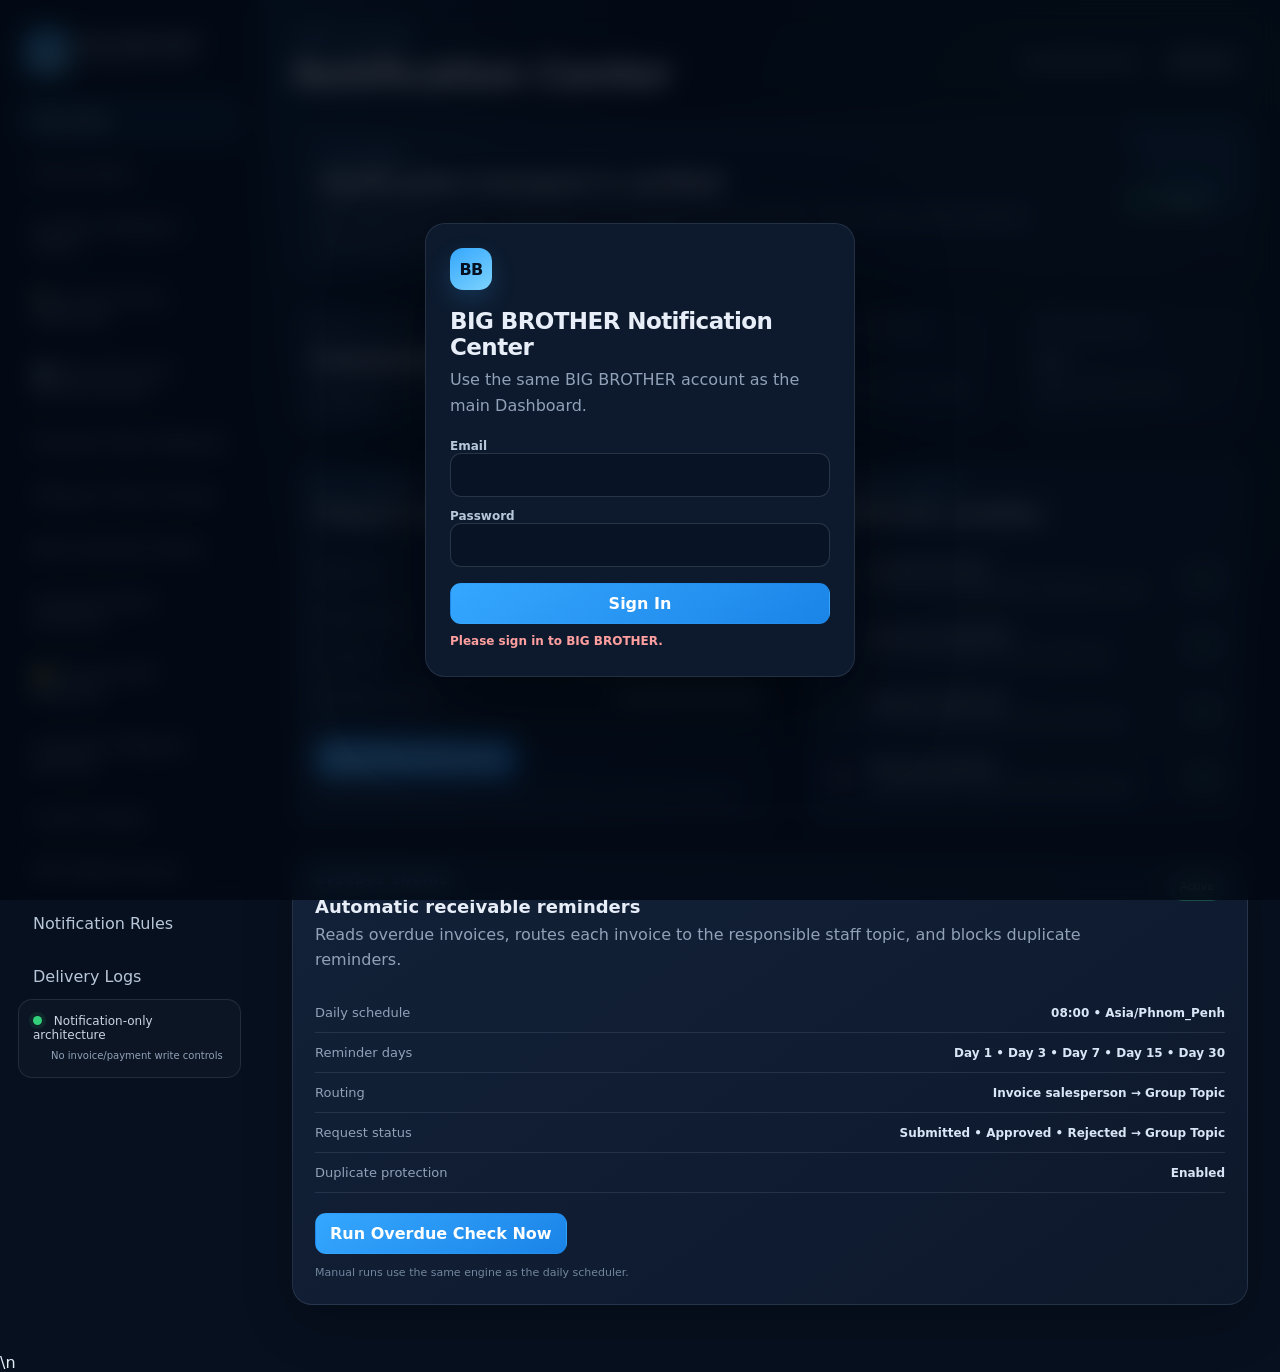
<file: index.html>
<!doctype html>
<html lang="en">
<head>
  <meta charset="utf-8" />
  <meta name="viewport" content="width=device-width, initial-scale=1" />
  <meta name="theme-color" content="#0b1220" />
  <title>BIG BROTHER • Notification Center</title>
  <link rel="stylesheet" href="styles.css?v=20261022-internal-tools1" />
  <link rel="stylesheet" href="admin.css?v=20260920-artelegram2" />
  <link rel="stylesheet" href="customer-invoice-routing-v1.css?v=20260920-artelegram2" />
</head>
<body>
  <div class="app-shell">
    <aside class="sidebar">
      <div class="brand">
        <div class="brand-mark">BB</div>
        <div>
          <strong>BIG BROTHER</strong>
          <span>Notification Center</span>
        </div>
      </div>

      <nav class="nav" aria-label="Notification Center navigation">
        <button class="nav-item active" data-page="overview">Overview</button>
        <button class="nav-item" data-page="staff">Group Topics</button>
        <button class="nav-item" type="button" data-tool="invoice-photo-organizer">📸 Invoice Photo Organizer</button>
          <button class="nav-item" type="button" data-tool="bank-review-routing">🏦 Bank Personal Review Routes</button>
        <button class="nav-item" type="button" data-tool="assistant-topic-mapping">Assistant Topic Mapping</button>
  <button class="nav-item" type="button" data-tool="telegram-team-groups">Telegram Team Groups</button>
  <button class="nav-item" type="button" data-tool="bank-assistant-setup">Bank Assistant Setup</button>
  <button class="nav-item" type="button" data-tool="customer-bank-directory">Customer Bank Directory</button>
        <button class="nav-item" type="button" data-tool="staff-assistant-mapping">🔐 Private Staff Mapping</button>
        <button class="nav-item" data-page="customers">Customer Telegram Routing</button>
        <button class="nav-item" data-page="invoiceQueue">Invoice Queue</button>
        <button class="nav-item" data-page="arQueue">A/R Update Queue</button>
        <button class="nav-item" data-page="rules">Notification Rules</button>
        <button class="nav-item" data-page="logs">Delivery Logs</button>
      </nav>

      <div class="sidebar-note">
        <span class="dot ok"></span>
        Notification-only architecture
        <small>No invoice/payment write controls</small>
      </div>
    </aside>

    <main class="main">
      <header class="topbar">
        <div>
          <p class="eyebrow">ADMIN MODULE</p>
          <h1 id="pageTitle">Notification Center</h1>
        </div>
        <div class="topbar-actions">
          <span class="environment">BIG BROTHER DEV</span>
          <button id="refreshBtn" class="btn secondary">Refresh</button>
        </div>
      </header>

      <!-- Linked admin functions share this workspace; original module scripts,
           session checks and database permissions still run inside the iframe. -->
      <section class="page" id="page-toolWorkspace" aria-label="Telegram Manager function workspace">
        <div class="telegram-workspace-toolbar">
          <span class="telegram-workspace-context"><span class="dot ok"></span> BIG BROTHER · Telegram Manager</span>
          <button class="btn secondary telegram-tool-back" id="toolWorkspaceBack" type="button">← Telegram Overview</button>
        </div>
        <div class="telegram-workspace-frame-shell" id="toolWorkspaceShell">
          <iframe id="toolWorkspaceFrame" title="Telegram Manager function" src="about:blank"
            referrerpolicy="strict-origin-when-cross-origin" loading="eager"></iframe>
        </div>
        <div id="toolWorkspaceError" class="telegram-workspace-error" role="status" hidden></div>
      </section>

      <section class="page active" id="page-overview">
        <div class="hero panel">
          <div>
            <p class="eyebrow">TELEGRAM</p>
            <h2>Notification transport is verified</h2>
            <p>BIG BROTHER routes notifications into Telegram group topics. The control panel remains separated from all accounting write functions.</p>
          </div>
          <div class="hero-badge">
            <span class="dot ok"></span>
            Verified
          </div>
        </div>

        <div class="stats-grid">
          <article class="stat-card panel">
            <span>Telegram Delivery</span>
            <strong>Connected</strong>
            <small>Group/topic delivery supported</small>
          </article>
          <article class="stat-card panel">
            <span>Accounting Writes</span>
            <strong class="safe">Blocked</strong>
            <small>No clear / approve / reject via Telegram</small>
          </article>
          <article class="stat-card panel">
            <span>Group Topic Mappings</span>
            <strong id="staffCount">—</strong>
            <small>Responsible staff → group topic</small>
          </article>
          <article class="stat-card panel">
            <span>Recent Deliveries</span>
            <strong id="deliveryCount">—</strong>
            <small>Topic delivery history</small>
          </article>
        </div>

        <div class="two-col">
          <section class="panel section-card">
            <div class="section-head">
              <div>
                <p class="eyebrow">BOT CONTROL</p>
                <h3>Telegram notification bot</h3>
              </div>
              <span class="status-pill success">Transport verified</span>
            </div>
            <div class="detail-list">
              <div><span>Admin API</span><code>bb-notification-admin</code></div>
              <div><span>Routing mode</span><strong>Group Chat ID + Topic ID</strong></div>
              <div><span>Bot token</span><strong>Stored in Supabase Secrets</strong></div>
              <div><span>Repository access</span><strong>No token stored here</strong></div>
            </div>
            <button id="testMessageBtn" class="btn primary">Send Test Message</button>
            <p id="testMessageHint" class="hint">Use a Group Topic mapping's Test button to verify an exact topic destination.</p>
          </section>

          <section class="panel section-card">
            <div class="section-head">
              <div>
                <p class="eyebrow">PLANNED EVENTS</p>
                <h3>Notification workflow</h3>
              </div>
            </div>
            <div class="event-list">
              <div class="event-row"><span class="event-icon danger">!</span><div><strong>Overdue invoice</strong><small>Route to the responsible staff group topic</small></div><span class="status-pill pending">Next</span></div>
              <div class="event-row"><span class="event-icon">↗</span><div><strong>Request submitted</strong><small>Post confirmation into the staff topic</small></div><span class="status-pill pending">Planned</span></div>
              <div class="event-row"><span class="event-icon success">✓</span><div><strong>Request approved</strong><small>Post approval result into the staff topic</small></div><span class="status-pill pending">Planned</span></div>
              <div class="event-row"><span class="event-icon danger">×</span><div><strong>Request rejected</strong><small>Post rejection reason into the staff topic</small></div><span class="status-pill pending">Planned</span></div>
            </div>
          </section>
        </div>
      </section>

      <section class="page" id="page-staff">
        <div class="panel section-card">
          <div class="section-head">
            <div>
              <p class="eyebrow">TELEGRAM GROUP ROUTING</p>
              <h2>Staff ↔ Group Topic mapping</h2>
              <p>Map each responsible staff member to a topic inside your BIG BROTHER Telegram forum group.</p>
            </div>
            <button class="btn primary">Add Group Topic</button>
          </div>
          <div class="empty-state">
            <div class="empty-icon">#</div>
            <h3>No group topic mappings yet</h3>
            <p>Add a staff → group/topic route to begin tracking notifications as a team.</p>
          </div>
        </div>
        <div class="panel section-card">
          <div class="section-head">
            <div>
              <p class="eyebrow">PRIVATE STAFF ASSISTANT V3</p>
              <h2>🔐 Verified Private Staff Accounts</h2>
              <p>Safely link each staff member's personal Telegram User ID for private customer lookups and My Earnings. Separate from the existing group-topic mappings.</p>
            </div>
            <button type="button" data-tool="staff-assistant-mapping" class="btn primary">Open Private Staff Mapping →</button>
          </div>
        </div>
      </section>

      <section class="page" id="page-customers">
        <div class="panel section-card">
          <div class="section-head">
            <div>
              <p class="eyebrow">CUSTOMER TELEGRAM ROUTING</p>
              <h2>Customer Telegram Routing</h2>
              <p>Choose which customers receive invoice pictures and A/R cleared updates, using one verified Telegram group/topic destination.</p>
            </div>
          </div>
          <div id="customerInvoiceRoutingContent" class="empty-state">
            <div class="empty-icon">✈</div>
            <h3>Loading customer routes…</h3>
            <p>Customer Telegram routing will appear here.</p>
          </div>
        </div>
      </section>

      <section class="page" id="page-invoiceQueue">
        <div class="panel section-card">
          <div class="section-head">
            <div>
              <p class="eyebrow">TELEGRAM INVOICE DELIVERY</p>
              <h2>Invoice Queue</h2>
              <p>Exact invoice jobs created after accounting confirms Send Invoice. The bot never scans customers to guess what to send.</p>
            </div>
          </div>
          <div id="invoiceQueueContent" class="empty-state">
            <div class="empty-icon">≡</div>
            <h3>No invoice jobs yet</h3>
            <p>Completed invoices confirmed for Telegram will appear here.</p>
          </div>
        </div>
      </section>

      <section class="page" id="page-arQueue">
        <div class="panel section-card">
          <div class="section-head">
            <div>
              <p class="eyebrow">CUSTOMER RECEIVABLE UPDATES</p>
              <h2>A/R Update Queue</h2>
              <p>Exact payment events confirmed by accounting. The bot sends cleared-invoice information and the customer's latest outstanding only after staff confirmation.</p>
            </div>
          </div>
          <div id="arQueueContent" class="empty-state">
            <div class="empty-icon">≡</div>
            <h3>No A/R update jobs yet</h3>
            <p>Eligible cleared receivables confirmed for Telegram will appear here.</p>
          </div>
        </div>
      </section>

      <section class="page" id="page-rules">
        <div class="panel section-card">
          <div class="section-head">
            <div>
              <p class="eyebrow">RULES</p>
              <h2>Notification controls</h2>
              <p>These controls are saved in Supabase and evaluated by the notification service.</p>
            </div>
          </div>
          <div class="rules-list">
            <label class="rule-row"><div><strong>Overdue invoice alerts</strong><small>Post when an assigned invoice becomes overdue.</small></div><input type="checkbox" checked disabled /></label>
            <label class="rule-row"><div><strong>Request submitted confirmation</strong><small>Post when the staff request reaches the system.</small></div><input type="checkbox" checked disabled /></label>
            <label class="rule-row"><div><strong>Approved result</strong><small>Post after admin approval.</small></div><input type="checkbox" checked disabled /></label>
            <label class="rule-row"><div><strong>Rejected result</strong><small>Post the rejection result and reason.</small></div><input type="checkbox" checked disabled /></label>
            <label class="rule-row"><div><strong>Customer invoice sharing</strong><small>Allow confirmed invoice pictures to be sent only to customers with Telegram Invoice enabled.</small></div><input type="checkbox" checked disabled /></label>
            <label class="rule-row"><div><strong>Customer A/R cleared updates</strong><small>After accounting fully clears an invoice, offer a Telegram update with the cleared invoice and latest customer outstanding.</small></div><input type="checkbox" checked disabled /></label>
          </div>
          <div class="reminder-box">
            <strong>Default overdue reminder plan</strong>
            <div class="chips"><span>Day 1</span><span>Day 3</span><span>Day 7</span><span>Day 15</span><span>Day 30</span></div>
            <small>Duplicate protection will prevent the same reminder from being sent twice.</small>
          </div>
        </div>
      </section>

      <section class="page" id="page-logs">
        <div class="panel section-card">
          <div class="section-head">
            <div>
              <p class="eyebrow">DELIVERY LOG</p>
              <h2>Telegram group/topic history</h2>
              <p>Successful and failed topic deliveries appear here without exposing the bot token.</p>
            </div>
          </div>
          <div class="empty-state">
            <div class="empty-icon">≡</div>
            <h3>No Telegram deliveries logged yet</h3>
            <p>Send a topic test notification and it will appear here.</p>
          </div>
        </div>
      </section>
    </main>
  </div>

  <div id="toast" class="toast" role="status" aria-live="polite"></div>
  <script src="app.js?v=20261022-internal-tools1"></script>
  <script src="group-routing-v1.js?v=20260919-3"></script>
  <script src="customer-invoice-routing-v1.js?v=20260920-artelegram2"></script>
  <script src="customer-ar-routing-v1.js?v=20260920-artelegram2"></script>
  <script src="overdue-v1.js?v=20260920-artelegram2"></script>
<script src="location-routing-v1.js?v=20261002-1"></script>\n</body>
</html>
</file>
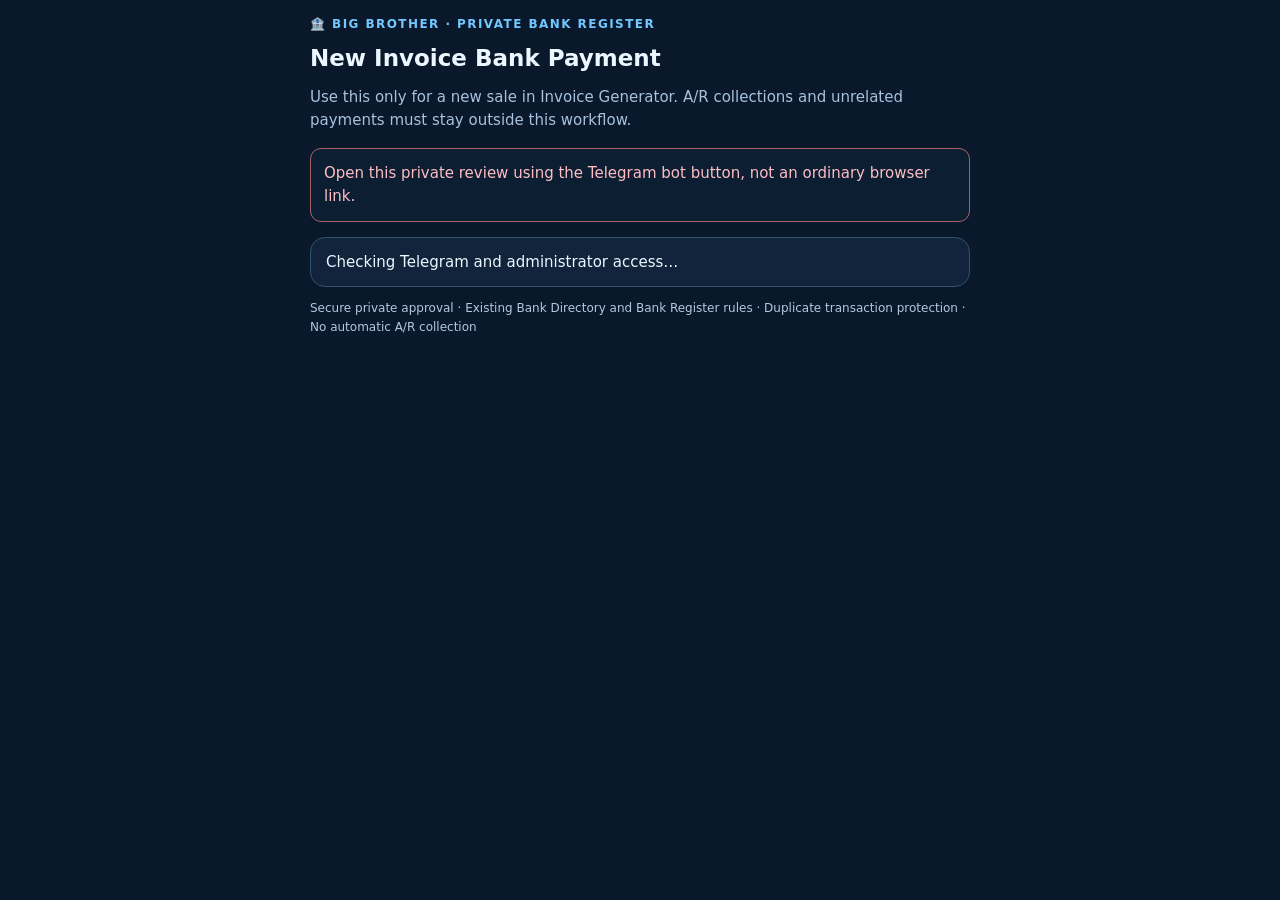
<file: bank-new-invoice-review.html>
<!doctype html>
<html lang="en"><head><meta charset="utf-8"><meta name="viewport" content="width=device-width,initial-scale=1,viewport-fit=cover">
<title>BIG BROTHER — New Invoice Bank Review</title>
<script src="https://telegram.org/js/telegram-web-app.js"></script>
<style>
:root{font-family:Inter,system-ui,Arial,"Noto Sans Khmer",sans-serif;background:#09182b;color:#ecf6ff;font-size:15px}
*{box-sizing:border-box}body{margin:0}.wrap{max-width:690px;margin:0 auto;padding:17px 15px 60px}
.tag{font-size:12px;letter-spacing:.12em;font-weight:800;color:#72c7ff}
h1{font-size:23px;margin:14px 0 5px}h2{font-size:19px;margin:3px 0 13px}
p{color:#a8c1dc;line-height:1.55}section,.card{background:#11243b;border:1px solid #31516c;border-radius:15px;padding:15px;margin-top:15px}
.small{font-size:12px;color:#b3c8df}.warn{color:#ffc987}.ok{color:#7ee3bf}
label{display:block;font-weight:650;margin:13px 0 7px}
input,select{width:100%;padding:13px;background:#071b2f;border:1px solid #426482;border-radius:10px;color:white;font:inherit;min-height:48px}
input:focus,select:focus{outline:2px solid #67c0ff}
button{font:inherit;font-weight:750;color:#071929;background:#52adf5;padding:12px 16px;border:none;border-radius:11px;min-height:47px;cursor:pointer}
button.secondary{background:#304760;color:#f4f8ff}
button:disabled{opacity:.48;cursor:not-allowed}
button.wide{width:100%;margin-top:15px}
.row{display:flex;gap:10px;align-items:center;flex-wrap:wrap}
.row>*{flex:1}
.grid{display:grid;grid-template-columns:1fr 1fr;gap:0 12px}
.hide{display:none!important}
.notice{border:1px solid #416383;border-radius:11px;padding:13px;background:#0c1e32;color:#d3e7fc;line-height:1.55}
.notice.error{border-color:#ac6166;color:#ffbdc3}
.checkbox{display:flex;gap:12px;align-items:flex-start;margin:16px 0}
.checkbox input{width:21px;min-height:0;height:21px;flex-shrink:0;margin-top:2px}
.checkbox label{margin:0;font-weight:550}
select option{background:#0c2036}
dialog{border:1px solid #446985;border-radius:17px;padding:0;background:#122a45;color:#f0f7ff;width:min(95vw,550px);max-height:88vh;overflow:auto}
dialog::backdrop{background:rgba(0,9,22,.82)}
dialog .inside{padding:19px}
.code{font-family:ui-monospace,monospace;overflow-wrap:anywhere}
hr{border:0;border-top:1px solid #344b66;margin:16px 0}
@media(max-width:500px){.grid{grid-template-columns:1fr}.wrap{padding:12px 11px 40px}}
</style></head><body><main class="wrap">
<div class="tag">🏦 BIG BROTHER · PRIVATE BANK REGISTER</div>
<h1>New Invoice Bank Payment</h1>
<p>Use this only for a new sale in Invoice Generator. A/R collections and unrelated payments must stay outside this workflow.</p>
<div id="alert" class="notice hide" role="status" aria-live="polite"></div>
<section id="loading">Checking Telegram and administrator access…</section>
<section id="login" class="hide">
 <h2>🔒 Administrator sign-in</h2>
 <p>Use your BIG BROTHER DEV administrator login. Telegram alone cannot register payments or save the Bank Directory.</p>
 <form id="loginForm">
 <label for="email">Admin email</label><input id="email" type="email" autocomplete="username" required>
 <label for="password">Password</label><input id="password" type="password" autocomplete="current-password" required>
 <button class="wide" type="submit">Sign in &amp; Review</button>
 </form>
</section>
<section id="review" class="hide">
 <h2>1. Confirm bank notice</h2>
 <div id="notice" class="notice"></div>
 <p class="small">The bank notice suggests the values. Verify all details before any registration.</p>
 <form id="registerForm">
  <label for="customerSearch">Find customer</label>
  <input id="customerSearch" type="search" placeholder="Search name or customer ID">
  <label for="customer">Customer for NEW invoice</label>
  <select id="customer" required><option value="">Select customer</option></select>
  <div id="suggestion" class="small"></div>
  <div id="payerArea" class="hide">
   <label for="payer">Saved bank payer identity</label>
   <select id="payer" required><option value="">Select saved payer</option></select>
   <div id="missingPayer" class="notice warn hide" style="margin-top:12px">No saved payer for this customer. Add the payer to the Customer Bank Directory before registering.</div>
   <button id="addPayer" class="secondary wide" type="button">+ Register Bank Payer for Customer</button>
  </div>
  <div class="grid">
   <div><label for="transaction">Transaction ID</label><input id="transaction" maxlength="160" autocomplete="off" required></div>
   <div><label for="received">Received Date</label><input id="received" type="date" required></div>
   <div><label for="amount">Actual Bank Amount</label><input id="amount" type="number" min="0.0001" step="0.0001" required></div>
   <div><label for="currency">Actual Currency</label><select id="currency" required><option>USD</option><option>KHR</option></select></div>
   <div><label for="invoiceCurrency">New Invoice Currency</label><select id="invoiceCurrency" required><option>USD</option><option>KHR</option></select></div>
   <div id="rateArea" class="hide"><label for="rate">KHR per USD Exchange Rate</label><input id="rate" type="number" min="1.000001" step="0.0001" placeholder="e.g. 4020"></div>
  </div>
  <label for="bankLabel">Receiving Bank / Channel (optional)</label>
  <input id="bankLabel" maxlength="120" placeholder="e.g. ABA">
  <div class="checkbox"><input type="checkbox" id="newInvoiceOnly" required>
   <label for="newInvoiceOnly">I confirm this payment is specifically for a <strong>NEW invoice created in BIG BROTHER Invoice Generator</strong>. It is NOT an A/R collection, an old invoice settlement, or another payment.</label>
  </div>
  <div class="notice">Final confirmation creates an <strong>AVAILABLE</strong> Bank Register entry only. It does not mark an invoice paid. Invoice Generator will consume this registration later.</div>
  <button id="register" type="submit" class="wide">✅ Confirm &amp; Register for New Invoice</button>
  <button id="ignore" type="button" class="secondary wide">Leave This Transfer Alone</button>
 </form>
</section>
<section id="complete" class="hide">
 <h2>✅ Bank registration saved</h2>
 <p id="successText"></p>
 <p class="ok">Status: AVAILABLE for Invoice Generator. No A/R payment or invoice was changed.</p>
</section>
<dialog id="bankPopup">
 <div class="inside">
  <h2>🏦 Register Bank Payer</h2>
  <p class="small">Save the customer's new payer to the same Customer Bank Directory as the manual register. This action does not register the bank transaction.</p>
  <form id="bankForm">
    <div id="bankCustomer" class="notice"></div>
    <label for="bankName">Bank Name</label><input id="bankName" maxlength="140" placeholder="Bank name" required minlength="2">
    <label for="holder">Account Holder / Payer Name</label><input id="holder" maxlength="160" required minlength="2">
    <label for="accountNumber">Account Number (optional)</label><input id="accountNumber" maxlength="120" autocomplete="off">
    <label for="aliases">Alternative Payer Names (optional, comma-separated)</label><input id="aliases" maxlength="600" placeholder="Other spellings of the payer name">
    <div class="row" style="margin-top:17px">
      <button type="button" class="secondary" id="cancelBank">Cancel</button>
      <button id="saveBank" type="submit">Save to Bank Directory</button>
    </div>
  </form>
 </div>
</dialog>
<p class="small">Secure private approval · Existing Bank Directory and Bank Register rules · Duplicate transaction protection · No automatic A/R collection</p>
</main>
<script>
(()=>{
"use strict";
const tg=window.Telegram?.WebApp,initData=tg?.initData||"";
tg?.ready?.();tg?.expand?.();
const endpoint="https://sjfhlaclgmkwwofzstok.supabase.co";
const api=endpoint+"/functions/v1/bb-bank-new-invoice-review";
const key="sb_publishable_w762jR65CWwlO30fKQsYOw_6L9grx8S";
const sessionKey="BB_BANK_NEW_INVOICE_ADMIN_SESSION";
const id=new URLSearchParams(location.search).get("draft")||"";
const el=(name)=>document.getElementById(name);
const show=(name)=>["loading","login","review","complete"].forEach(x=>el(x).classList.toggle("hide",x!==name));
let session=null,draft=null,customers=[],identities=[],suggested=[],busy=false,autoPopupCustomer="";
const safe=(x)=>String(x??"");
const clean=(x)=>safe(x).trim();
function error(message){el("alert").textContent=message;el("alert").className="notice error";el("alert").classList.remove("hide")}
function status(message){el("alert").textContent=message;el("alert").className="notice";el("alert").classList.remove("hide")}
function clear(){el("alert").classList.add("hide")}
function money(value){const n=Number(value);return Number.isFinite(n)?n.toLocaleString("en-US",{maximumFractionDigits:4}):safe(value)}
function today(){return new Date(Date.now()+7*3600000).toISOString().slice(0,10)}
function loggedSession(){try{return JSON.parse(localStorage.getItem(sessionKey)||"null")}catch{return null}}
function storeSession(value){
 session=value;if(value?.expires_in&&!value.expires_at)value.expires_at=Math.floor(Date.now()/1000)+Number(value.expires_in);
 try{localStorage.setItem(sessionKey,JSON.stringify(value))}catch(_){}
}
function signOut(){session=null;try{localStorage.removeItem(sessionKey)}catch(_){}}
async function responseJson(res){const payload=await res.json().catch(()=>({}));if(!res.ok)throw Error(payload.msg||payload.message||payload.error_description||payload.error||"Request failed ("+res.status+")");return payload}
async function refresh(){
 if(!session?.refresh_token)throw Error("Please sign in again.");
 const res=await fetch(endpoint+"/auth/v1/token?grant_type=refresh_token",{
  method:"POST",headers:{apikey:key,"content-type":"application/json"},
  body:JSON.stringify({refresh_token:session.refresh_token})
 });
 const newSession=await responseJson(res);storeSession(newSession);
}
async function ensureSession(){
 if(!session)session=loggedSession();
 if(!session?.access_token)throw Error("Administrator login required");
 if(session.expires_at&&Number(session.expires_at)<Math.floor(Date.now()/1000)+40)await refresh();
 return session.access_token;
}
async function reviewApi(action,additional={}){
 const token=await ensureSession();
 const res=await fetch(api,{method:"POST",headers:{"content-type":"application/json"},
  body:JSON.stringify({action,init_data:initData,session_jwt:token,draft_id:id,...additional})});
 return responseJson(res);
}
async function rpc(name,args={}){
 let token=await ensureSession();
 const request=(jwt)=>fetch(endpoint+"/rest/v1/rpc/"+name,{method:"POST",
 headers:{"content-type":"application/json",apikey:key,authorization:"Bearer "+jwt},
 body:JSON.stringify(args)});
 let result=await request(token);
 if(result.status===401){await refresh();token=await ensureSession();result=await request(token)}
 return responseJson(result);
}
async function signIn(email,password){
 const res=await fetch(endpoint+"/auth/v1/token?grant_type=password",{
 method:"POST",headers:{apikey:key,"content-type":"application/json"},
 body:JSON.stringify({email,password})});
 storeSession(await responseJson(res));
}
function lock(on){busy=on;for(const name of ["register","ignore","saveBank","addPayer"]){el(name).disabled=on}}
function customerOptions(){
 const term=clean(el("customerSearch").value).toLowerCase();
 const chosen=el("customer").value;
 el("customer").replaceChildren(new Option("Select customer",""));
 for(const c of customers){
  const title=safe(c.customer_name||c.customer_id)+" — "+c.customer_id;
  if(term&&!title.toLowerCase().includes(term)&&c.customer_id!==chosen)continue;
  el("customer").add(new Option(title,c.customer_id));
 }
 if(customers.some(c=>c.customer_id===chosen))el("customer").value=chosen;
}
function identityName(x){return safe(x.account_holder_name)+" · "+safe(x.bank_name)+(x.account_number?" · "+String(x.account_number).slice(-4):"")}
function normalized(x){return clean(x).toLowerCase().replace(/[.,\-_]/g," ").replace(/\s+/g," ")}
function populatePayers(){
 const customer=el("customer").value;
 el("payerArea").classList.toggle("hide",!customer);
 if(!customer)return;
 const relevant=identities.filter(x=>x.customer_id===customer&&x.active===true);
 const old=el("payer").value;
 el("payer").replaceChildren(new Option("Select payer bank identity",""));
 for(const x of relevant)el("payer").add(new Option(identityName(x),String(x.identity_id)));
 const matched=relevant.find(x=>normalized(x.account_holder_name)===normalized(draft?.sender_name)
  ||(x.alternative_names||[]).some(a=>normalized(a)===normalized(draft?.sender_name)));
 if(matched)el("payer").value=String(matched.identity_id);
 else if(relevant.some(x=>String(x.identity_id)===old))el("payer").value=old;
 else if(relevant.length===1)el("payer").value=String(relevant[0].identity_id);
 el("missingPayer").classList.toggle("hide",relevant.length!==0);
 el("suggestion").textContent=suggested.includes(customer)?"✓ Customer matches the bank payer name in our directory.":"Confirm that this is the right customer.";
 // If customer has no bank identities, launch the same new-payer popup automatically once.
 if(relevant.length===0&&autoPopupCustomer!==customer){
  autoPopupCustomer=customer;openPopup();
 }
}
function openPopup(){
 if(!el("customer").value){error("Choose the customer first.");return}
 const customer=customers.find(x=>x.customer_id===el("customer").value);
 el("bankCustomer").textContent="Customer: "+safe(customer?.customer_name)+" ("+el("customer").value+")";
 el("bankName").value="";
 el("holder").value=clean(draft?.sender_name);
 el("accountNumber").value="";
 el("aliases").value="";
 el("bankPopup").showModal();
 el("bankName").focus();
}
function displayNotice(){
 const box=el("notice");box.replaceChildren();
 const lines=[
  ["Payer from notification",draft.sender_name||"Not recognized"],
  ["Bank amount",money(draft.amount)+" "+safe(draft.currency)],
  ["Transaction ID",draft.transaction_id||"Missing — enter manually"],
  ["Channel (not verified bank name)",draft.bank_channel||"Unknown"]
 ];
 for(const [label,value] of lines){
  const span=document.createElement("div"),strong=document.createElement("strong");
  strong.textContent=label+": ";span.append(strong,document.createTextNode(value));box.append(span);
 }
 el("transaction").value=clean(draft.transaction_id).toUpperCase();
 el("amount").value=draft.amount||"";
 el("currency").value=draft.currency||"USD";
 el("invoiceCurrency").value=el("currency").value;
 el("received").value=draft.received_date||today();
 updateRate();
}
function updateRate(){
 const different=el("currency").value!==el("invoiceCurrency").value;
 el("rateArea").classList.toggle("hide",!different);
 el("rate").required=different;
 if(!different)el("rate").value="";
}
async function load(){
 if(!initData){error("Open this private review using the Telegram bot button, not an ordinary browser link.");show("loading");return}
 if(!/^[0-9a-f-]{36}$/i.test(id)){error("Missing bank review link. Tap the new-invoice button on a bank notification.");show("loading");return}
 try{
  session=loggedSession();
  if(!session){show("login");return}
  const out=await reviewApi("load");
  if(out.registered){
   el("successText").textContent="Transaction "+out.transaction_id+" has already been registered.";
   show("complete");return;
  }
  draft=out.draft;suggested=out.suggested_customer_ids||[];
  const [found,existing]=await Promise.all([rpc("bb_bank_register_customers"),rpc("bb_customer_bank_identity_list")]);
  customers=Array.isArray(found)?found:[];identities=Array.isArray(existing)?existing:[];
  displayNotice();customerOptions();
  if(suggested.length===1&&customers.some(x=>x.customer_id===suggested[0]))el("customer").value=suggested[0];
  show("review");populatePayers();clear();
 }catch(e){
  if(/session|login|sign in|Unauthorized|jwt|administrator/i.test(e.message)){
   signOut();show("login");error(e.message);
  }else{show("loading");error(e.message)}
 }
}
el("loginForm").onsubmit=async(e)=>{
 e.preventDefault();
 const button=el("loginForm").querySelector("button");button.disabled=true;
 try{await signIn(clean(el("email").value),el("password").value);el("password").value="";await load()}
 catch(err){error(err.message)}
 finally{button.disabled=false}
};
el("customerSearch").oninput=customerOptions;
el("customer").onchange=populatePayers;
el("addPayer").onclick=openPopup;
el("cancelBank").onclick=()=>el("bankPopup").close();
el("currency").onchange=updateRate;el("invoiceCurrency").onchange=updateRate;
el("bankForm").onsubmit=async(e)=>{
 e.preventDefault();if(busy)return;
 const customer=el("customer").value;
 if(!customer){error("Select the customer before saving a payer.");return}
 lock(true);
 try{
  const names=clean(el("aliases").value).split(",").map(clean).filter(Boolean).slice(0,12);
  const bank=clean(el("bankName").value),holder=clean(el("holder").value);
  if(bank.length<2||holder.length<2)throw Error("Enter bank name and account holder.");
  const duplicate=identities.find(x=>x.active===true&&x.customer_id===customer
    &&normalized(x.bank_name)===normalized(bank)&&normalized(x.account_holder_name)===normalized(holder));
  if(duplicate){
   el("bankPopup").close();populatePayers();
   el("payer").value=String(duplicate.identity_id);
   status("ℹ️ This bank payer is already in Customer Bank Directory. Selected the existing entry — no duplicate saved.");
   return;
  }
  const payerId=await rpc("bb_customer_bank_identity_save",{
    p_customer_id:customer,p_bank_name:bank,p_holder_name:holder,
    p_account_number:clean(el("accountNumber").value)||null,p_alternative_names:names,p_identity_id:null
  });
  const updated=await rpc("bb_customer_bank_identity_list");
  identities=Array.isArray(updated)?updated:[];
  el("bankPopup").close();populatePayers();
  el("payer").value=String(payerId);
  status("✅ Payer saved to Customer Bank Directory. Review the transfer below before registering it.");
 }catch(e){error(e.message)}
 finally{lock(false)}
};
el("registerForm").onsubmit=async(e)=>{
 e.preventDefault();if(busy)return;
 if(!el("registerForm").reportValidity())return;
 const cid=el("customer").value,pid=Number(el("payer").value),tid=clean(el("transaction").value).toUpperCase();
 const actualAmount=Number(el("amount").value),actualCur=el("currency").value;
 const invCur=el("invoiceCurrency").value,rate=actualCur===invCur?1:Number(el("rate").value);
 if(!cid||!Number.isSafeInteger(pid)||pid<1)return error("Confirm an existing payer or save a new one to Customer Bank Directory.");
 if(!tid||actualAmount<=0||!Number.isFinite(actualAmount))return error("Check the transaction ID and actual bank amount.");
 if(clean(draft.bank_channel).toUpperCase()==="KHQR"&&/^[0-9]{9,24}$/.test(tid))
  return error("STAND is the merchant QR stand, not the transaction. Enter the KHQR Hash.");
 if(!Number.isFinite(rate)||rate<=0||(actualCur!==invCur&&rate<=1))return error("Enter a valid KHR per USD exchange rate.");
 const equivalent=actualCur===invCur?actualAmount:actualCur==="KHR"?actualAmount/rate:actualAmount*rate;
 const found=customers.find(x=>x.customer_id===cid);
 if(!confirm("REGISTER NEW INVOICE BANK PAYMENT?\n\nCustomer: "+safe(found?.customer_name)+"\nTransaction ID: "+tid+
   "\nAmount: "+actualAmount+" "+actualCur+"\nInvoice currency: "+invCur+
   (actualCur!==invCur?"\nExchange rate: "+rate:"")+
   "\n\nNo A/R collection or invoice payment will be created."))return;
 lock(true);clear();
 try{
  const result=await rpc("bb_bank_register_invoice_tx_v4",{
    p_customer_id:cid,p_transaction_id:tid,p_amount:actualAmount,p_currency:actualCur,
    p_invoice_currency:invCur,p_exchange_rate:rate,p_received_date:el("received").value,
    p_payer_identity_id:pid,p_bank_name:clean(el("bankLabel").value)||null
  });
  if(!result?.success)throw Error("Existing Bank Register did not confirm success");
  let saved=false;
  try{
   const done=await reviewApi("complete",{transaction_id:tid,customer_id:cid,payer_identity_id:pid});
   saved=done.registered===true;
  }catch(err){console.warn("Bank draft completion notice unavailable; protected bank registration succeeded.");}
  el("successText").textContent="Transaction "+tid+" registered successfully for "+safe(found?.customer_name)+
    ". "+(saved?"Private bot confirmation was requested.":"Registration succeeded, but the bot's review status could not update. Do NOT register the same transaction again.");
  show("complete");clear();
 }catch(err){error(err.message)}
 finally{lock(false)}
};
el("ignore").onclick=async()=>{
 if(busy||!confirm("Leave this transfer alone? It will NOT be registered for a new invoice."))return;
 lock(true);
 try{await reviewApi("discard");el("successText").textContent="Transfer left alone. No Bank Register transaction or invoice payment was created.";show("complete")}
 catch(e){error(e.message)}
 finally{lock(false)}
};
load();
})();
</script></body></html>
</file>
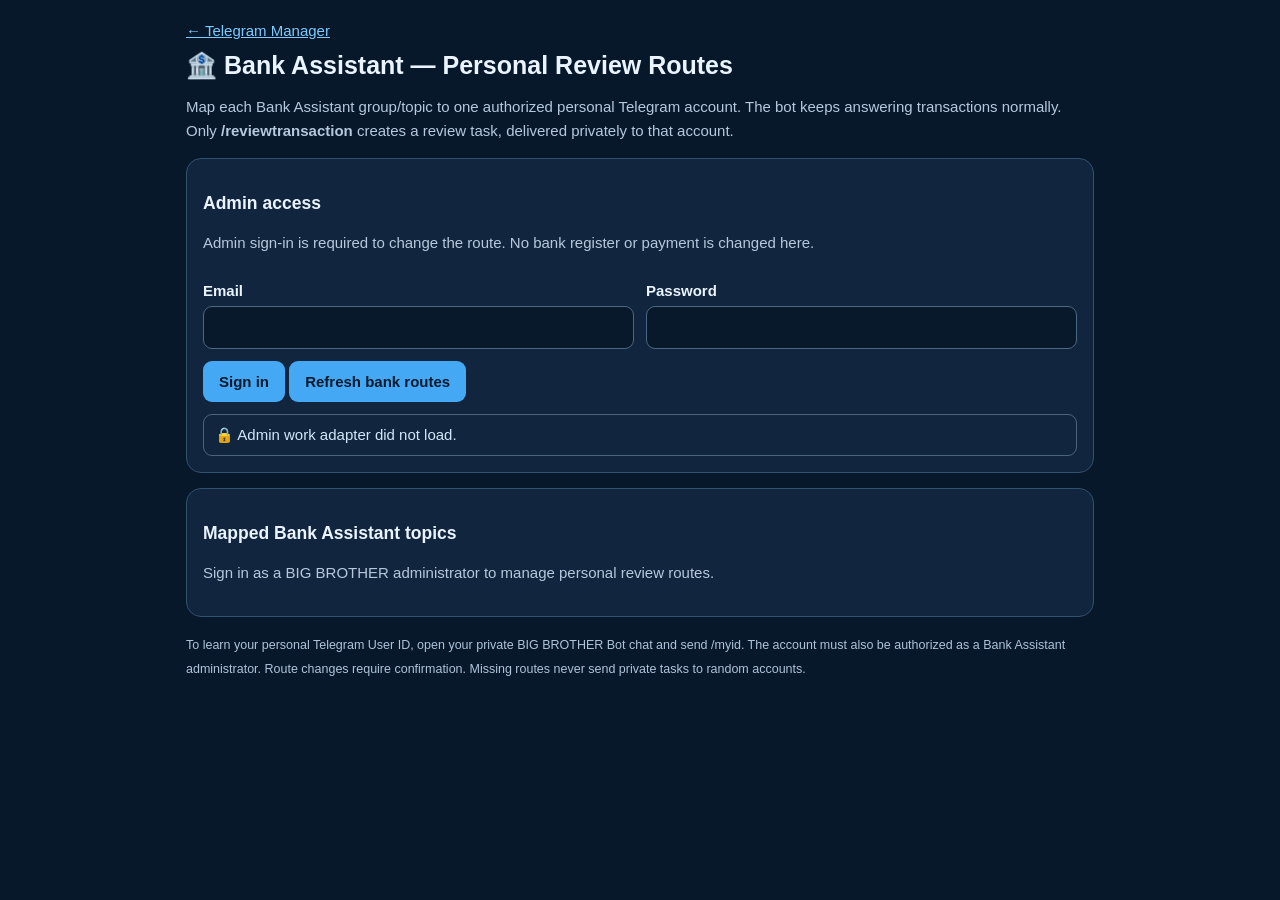
<file: bank-review-routing.html>
<!doctype html>
<html lang="en"><head><meta charset="utf-8"><meta name="viewport" content="width=device-width,initial-scale=1">
<title>BIG BROTHER — Bank Assistant Personal Review Routing</title>
<style>
:root{font:15px Inter,Arial,sans-serif;color:#eaf4ff;background:#08182b}*{box-sizing:border-box}body{margin:0}
main{max-width:940px;margin:auto;padding:22px 16px}h1{font-size:25px;margin:12px 0}p{line-height:1.6;color:#b6c9dc}
.card{background:#12253e;border:1px solid #31516d;border-radius:15px;padding:16px;margin:15px 0}
.grid{display:grid;grid-template-columns:1fr 1fr;gap:12px}
label{display:block;font-weight:650;margin:12px 0 7px}input{background:#09192c;color:#eef7ff;border:1px solid #4c6884;border-radius:9px;padding:12px;font:inherit;width:100%}
button{background:#45a8f5;color:#081a2c;border:0;border-radius:9px;padding:12px 16px;font:inherit;font-weight:750;cursor:pointer}button:disabled{opacity:.5;cursor:not-allowed}
.route{border-top:1px solid #375069;padding:13px 0}small{color:#aec4d9}.notice{white-space:pre-wrap;border:1px solid #4d657b;border-radius:9px;padding:11px;color:#d1e8fa}
input[type=checkbox]{width:auto}.hide{display:none!important}@media(max-width:600px){.grid{grid-template-columns:1fr}}
</style></head><body><main>
<a href="./" style="color:#7ccaff">← Telegram Manager</a>
<h1>🏦 Bank Assistant — Personal Review Routes</h1>
<p>Map each Bank Assistant group/topic to one authorized personal Telegram account. The bot keeps answering transactions normally. Only <strong>/reviewtransaction</strong> creates a review task, delivered privately to that account.</p>
<div class="card"><h3>Admin access</h3><p>Admin sign-in is required to change the route. No bank register or payment is changed here.</p>
<div class="grid"><div><label>Email</label><input id="email" type="email" autocomplete="username"></div><div><label>Password</label><input id="password" type="password" autocomplete="current-password"></div></div>
<button type="button" id="signin" style="margin-top:12px">Sign in</button>
<button type="button" id="reload">Refresh bank routes</button>
<div class="notice" id="status" style="margin-top:12px">Checking administrator access…</div></div>
<div class="card"><h3>Mapped Bank Assistant topics</h3><div id="routes">Loading…</div></div>
<p><small>To learn your personal Telegram User ID, open your private BIG BROTHER Bot chat and send /myid. The account must also be authorized as a Bank Assistant administrator. Route changes require confirmation. Missing routes never send private tasks to random accounts.</small></p>
<script src="https://angsokhey11-cloud.github.io/big-brother-admin-work/supabase-admin-work-adapter.js"></script>
<script>
(()=>{
"use strict";
const el=x=>document.getElementById(x),adapter=window.BBAdminWorkAdapter;
let routes=[];
function info(message){el("status").textContent=message}
function makeTag(tag,text){const v=document.createElement(tag);v.textContent=String(text||"");return v}
function draw(){
 el("routes").replaceChildren();
 if(!routes.length){el("routes").append(makeTag("p","No active Bank Assistant topics were found."));return;}
 for(const route of routes){
  const div=makeTag("div","");div.className="route";
  const title=makeTag("strong",(route.source_label||"Bank Assistant")+" · Topic "+route.source_thread_id);
  const description=makeTag("p","Source chat: "+route.source_chat_id+" / Thread: "+route.source_thread_id);
  const lbl=makeTag("label","Personal Telegram User ID");
  const input=document.createElement("input");input.type="text";input.inputMode="numeric";input.pattern="[0-9]{5,20}";input.maxLength=20;
  input.value=route.reviewer_telegram_user_id||"";input.placeholder="Private reviewer Telegram ID from /myid";
  const toggle=document.createElement("input");toggle.type="checkbox";toggle.checked=Boolean(route.active);
  const activate=makeTag("label"," Enable review delivery");activate.prepend(toggle);
  const button=makeTag("button","Save Personal Route");
  button.onclick=async()=>{
   const id=input.value.trim();
   if(!/^[0-9]{5,20}$/.test(id)){info("Enter a valid authorized Telegram User ID.");return;}
   if(!confirm("Set personal review route for Bank Assistant topic "+route.source_thread_id+" to Telegram User ID "+id+"?"))return;
   button.disabled=true;
   try{await adapter.rpc("bb_bank_review_route_save",{p_chat:route.source_chat_id,p_thread:Number(route.source_thread_id),p_reviewer:id,p_active:toggle.checked});
    info("✅ Personal review route saved. The bot will send on-demand bank review to that account.");
    await reload();
   }catch(e){info("❌ "+e.message)}finally{button.disabled=false}
  };
  div.append(title,description,lbl,input,activate,button);el("routes").append(div);
 }
}
async function reload(){
 try{
  if(!adapter)throw Error("Admin work adapter did not load.");
  await adapter.ensureSession();
  routes=await adapter.rpc("bb_bank_review_route_list");
  if(!Array.isArray(routes))throw Error("Route list unavailable");
  draw();info("✅ Bank Assistant personal routes loaded. Only /reviewtransaction starts a review batch.");
 }catch(e){info("🔒 "+e.message);el("routes").replaceChildren(makeTag("p","Sign in as a BIG BROTHER administrator to manage personal review routes."))}
}
el("signin").onclick=async()=>{
 try{await adapter.signIn(el("email").value,el("password").value);el("password").value="";await reload()}
 catch(e){info("❌ "+e.message)}
};
el("reload").onclick=reload;reload();
})();
</script></main></body></html>
</file>
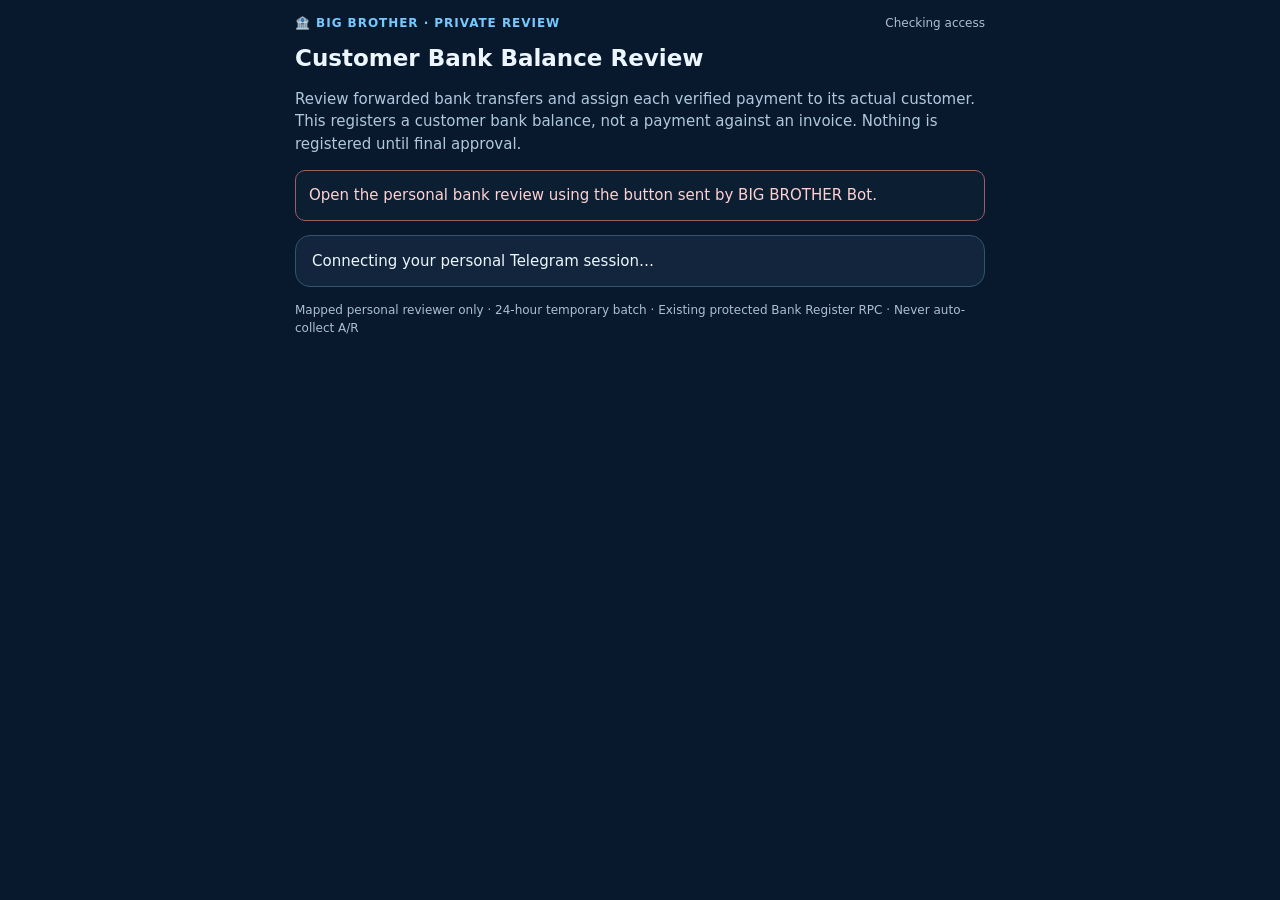
<file: bank-transaction-batch-review.html>
<!doctype html>
<html lang="en"><head><meta charset="utf-8"><meta name="viewport" content="width=device-width,initial-scale=1,viewport-fit=cover">
<title>BIG BROTHER — Personal Bank Transaction Review</title>
<script>
// Existing explicit-session review links must open Bulk Review V2.
// Legacy review links remain on their original one-at-a-time interface.
if(new URLSearchParams(location.search).get("v")==="explicit-bank-session-20261105"){
 document.documentElement.style.visibility="hidden";
 const url=new URL("bank-transaction-bulk-review.html"+location.search+location.hash,location.href);
 url.searchParams.set("ui","bank-review-fast-assign-v3-20261107");
 location.replace(url.toString());
}
</script>
<script src="https://telegram.org/js/telegram-web-app.js"></script>
<style>
:root{font:15px Inter,system-ui,Arial,sans-serif;color:#edf6ff;background:#08192d}
*{box-sizing:border-box}body{margin:0}.wrap{max-width:720px;margin:auto;padding:16px 15px 55px}
.top{display:flex;justify-content:space-between;align-items:center;gap:9px}
.tag{font-size:12px;color:#76c9ff;letter-spacing:.08em;font-weight:800}h1{font-size:23px;line-height:1.2;margin:15px 0 6px}
h2{font-size:19px;margin:4px 0 12px}h3{font-size:16px}p{line-height:1.5;color:#b0c8dd}
section,.card{background:#12253c;border:1px solid #32536e;border-radius:15px;padding:16px;margin:14px 0}
label{display:block;font-weight:650;font-size:14px;margin:14px 0 7px}
input,select{background:#07192b;color:#edf6ff;border:1px solid #4a6987;padding:12px 13px;min-height:49px;border-radius:10px;width:100%;font:inherit}
input:focus,select:focus{outline:2px solid #55aef1}
button{min-height:48px;padding:12px;border:0;border-radius:10px;color:#07192c;background:#53aff3;font:inherit;font-weight:750;cursor:pointer}
button.secondary{color:#f6faff;background:#2f4661}button.danger{color:#fff;background:#85404f}
button:disabled{opacity:.46;cursor:not-allowed}.wide{width:100%;margin-top:14px}
.row{display:flex;gap:10px;align-items:center;justify-content:space-between}.row button{flex:1}
.grid{display:grid;grid-template-columns:1fr 1fr;gap:0 11px}
.notice{padding:13px;border-radius:10px;background:#0b1e32;border:1px solid #365777;line-height:1.55;white-space:pre-wrap;overflow-wrap:anywhere}
.err{border-color:#9e5e64;color:#ffd1d1}.hide{display:none!important}
.progress{height:9px;border-radius:20px;background:#22384e;margin:12px 0;overflow:hidden}
.progress>div{height:100%;width:0;background:#58c59d;transition:width .2s}
.purpose{display:grid;grid-template-columns:1fr 1fr;gap:9px;margin:12px 0}
.purpose button.active{background:#63cda8;color:#05291e}
.purpose button{font-size:13px;background:#243e58;color:#eaf4ff}
.customer-suggestions{border:1px solid #47769b;border-radius:11px;background:#0d273f;margin:6px 0 12px;padding:5px;max-height:260px;overflow-y:auto;overscroll-behavior:contain}
.customer-suggestions button{display:block;width:100%;text-align:left;border-radius:8px;background:transparent;color:#ecf6ff;min-height:48px;margin:0;padding:10px 12px;font-weight:550}
.customer-suggestions button+button{border-top:1px solid #294660}
.customer-suggestions .suggestion-location{display:block;margin-top:4px;color:#a5c7e4;font-size:12px;font-weight:500}
.customer-suggestions button:focus,.customer-suggestions button:active{background:#284c6b;outline:2px solid #69c6ff}
.customer-suggestions .result-note{color:#a9bfd4;padding:9px 12px;font-size:12px}
.summaryrow{display:flex;gap:10px;align-items:center;justify-content:space-between;padding:11px 0;border-bottom:1px solid #2c4862}
.summaryrow .info{overflow-wrap:anywhere}.small{font-size:12px;color:#adbed3}
dialog{background:#132b46;color:#eef8ff;border:1px solid #4e708d;border-radius:15px;width:min(95vw,570px);max-height:87vh;overflow:auto}
dialog::backdrop{background:#000b}.inside{padding:17px}
@media(max-width:550px){.grid{grid-template-columns:1fr}.wrap{padding:12px 10px 40px}.purpose button{font-size:12px}}
</style></head><body><main class="wrap">
<div class="top"><span class="tag">🏦 BIG BROTHER · PRIVATE REVIEW</span><span id="mode" class="small">Checking access</span></div>
<h1>Customer Bank Balance Review</h1>
<p>Review forwarded bank transfers and assign each verified payment to its actual customer. This registers a customer bank balance, not a payment against an invoice. Nothing is registered until final approval.</p>
<div id="alert" class="notice hide" role="status" aria-live="polite"></div>
<section id="loading">Connecting your personal Telegram session…</section>
<section id="login" class="hide">
<h2>🔒 BIG BROTHER Admin Sign-in</h2><p>Only a signed Telegram reviewer paired with an active BIG BROTHER administrator can register bank transactions.</p>
<form id="loginForm"><label>Email</label><input id="email" type="email" autocomplete="username" required>
<label>Password</label><input id="password" type="password" autocomplete="current-password" required>
<button class="wide">Sign in &amp; Review</button></form></section>
<section id="review" class="hide">
<div class="row"><strong id="counter">Transaction 1 of 1</strong><span id="checked" class="small">0 checked</span></div>
<div class="progress"><div id="bar"></div></div>
<h2 id="sender">Payer</h2><div id="customerMatch" class="small" style="font-size:14px;margin:-3px 0 12px;line-height:1.5" aria-live="polite"></div><div id="original" class="notice"></div>
<h3>Register this verified transfer for the selected customer</h3>
<div class="purpose">
<button type="button" id="chooseNew">✅ Register Customer Balance</button>
<button type="button" id="chooseIgnore">⏭ Do Not Register</button>
</div>
<p class="small" id="purposeHint">Register the customer bank balance or skip an unrelated transfer.</p>
<form id="detailsForm" novalidate>
<div id="newDetails" class="hide">
 <label for="customerSearch">Customer search</label><input id="customerSearch" type="search" placeholder="Search customer name, ID, or location…" autocomplete="off" aria-controls="customerSuggestions" aria-label="Search customers by name or ID"><div id="customerSuggestions" class="customer-suggestions hide" aria-live="polite"></div>
 <label for="customer">Customer</label><select id="customer"><option value="">Select customer</option></select>
 <div class="small" id="customerHint"></div>
 <label style="display:flex;align-items:center;gap:8px;margin:12px 0"><input id="skipPayer" type="checkbox" style="width:20px;min-height:20px" checked> Do not add sender to Customer Bank Directory</label>
 <label for="payer">Bank Payer from Customer Directory (optional)</label><select id="payer"><option value="">Select payer</option></select>
 <p class="small" id="payerHint"></p>
 <button class="secondary wide hide" type="button" id="addPayer">+ Register Bank Payer to Customer Directory</button>
 <div class="grid">
  <div><label for="transaction">Transaction ID</label><input id="transaction" maxlength="160"></div>
  <div><label for="received">Received Date</label><input id="received" type="text" inputmode="numeric" placeholder="DD/MM/YYYY" maxlength="10" autocomplete="off"></div>
  <div><label for="amount">Actual Bank Amount</label><input id="amount" type="number" step=".0001" min=".0001"></div>
  <div><label for="currency">Bank Currency</label><select id="currency"><option>USD</option><option>KHR</option></select></div>
  <div><label for="invoiceCurrency">Balance Usage Currency</label><select id="invoiceCurrency"><option>USD</option><option>KHR</option></select></div>
  <div id="rateArea" class="hide"><label for="rate">KHR per USD rate</label><input id="rate" type="number" step="any" min="1" disabled></div>
 </div><label for="bankName">Receiving Bank (optional)</label><input id="bankName">
 <p class="small">Registration only creates AVAILABLE Bank Register entries. Invoice Generator will consume them separately.</p>
</div>
<div class="row" style="margin-top:17px">
 <button class="secondary" id="previous" type="button">← Previous</button>
 <button id="next" type="submit">Save &amp; Next →</button>
</div>
<div id="saveFeedback" class="notice hide" role="status" aria-live="polite" style="margin-top:12px"></div>
</form>
<button class="secondary wide" type="button" id="jumpSummary">Review summary</button>
<button class="danger wide" id="cancelReview" type="button">✖ Cancel Review — Discard This Batch</button>
</section>
<section id="summary" class="hide">
<div class="row"><h2>Final review summary</h2><strong id="summaryCount"></strong></div>
<div id="summaryItems"></div>
<div id="total" class="notice" style="margin-top:14px"></div>
<p>Only confirmed customer bank balances will be registered. This does not automatically pay a new invoice or clear A/R.</p>
<button class="wide" id="approve" type="button">Confirm &amp; Register Customer Balances</button>
<button class="secondary wide" id="back" type="button">← Back to transactions</button>
<button class="danger wide" id="cancelSummary" type="button">✖ Cancel Review — Discard This Batch</button>
</section>
<section id="complete" class="hide"><h2 id="completeTitle">✅ Review completed</h2><p id="completeText"></p></section>
<dialog id="bankPopup"><div class="inside">
<h2>🏦 Register Missing Bank Payer</h2>
<p>Save a missing payer directly in the Customer Bank Directory. This does not register the bank transaction.</p>
<form id="bankForm">
<div class="notice" id="bankCustomer"></div>
<label for="popupBank">Bank Name</label><input id="popupBank" required minlength="2">
<label for="holder">Account Holder</label><input id="holder" required minlength="2">
<label for="accountNumber">Account Number (optional)</label><input id="accountNumber">
<label for="aliases">Alternative names (comma-separated)</label><input id="aliases">
<div class="row" style="margin-top:17px"><button class="secondary" type="button" id="cancelBank">Cancel</button><button id="saveBank" type="submit">Save Payer</button></div>
</form></div></dialog>
<p class="small">Mapped personal reviewer only · 24-hour temporary batch · Existing protected Bank Register RPC · Never auto-collect A/R</p>
</main>
<script>
(()=>{
"use strict";
const tg=window.Telegram?.WebApp,initData=tg?.initData||"";
tg?.ready?.();tg?.expand?.();
const endpoint="https://sjfhlaclgmkwwofzstok.supabase.co",key="sb_publishable_w762jR65CWwlO30fKQsYOw_6L9grx8S";
const api=endpoint+"/functions/v1/bb-bank-transaction-batch-review",sessionKey="BB_BANK_NEW_INVOICE_ADMIN_SESSION";
const batchId=new URLSearchParams(location.search).get("batch")||"";
const el=id=>document.getElementById(id),clean=x=>String(x??"").trim();
let session=null,batch=null,items=[],customers=[],identities=[],locationNames=new Map(),index=0,busy=false,choice="",popupShownFor="",suggestedByName=new Map();
function section(name){for(const id of ["loading","login","review","summary","complete"])el(id).classList.toggle("hide",id!==name)}
function say(message,failed=false){el("alert").textContent=message;el("alert").className="notice"+(failed?" err":"");el("alert").classList.remove("hide")}
function clear(){el("alert").classList.add("hide")}
function money(x){const n=Number(x);return Number.isFinite(n)?n.toLocaleString("en-US",{maximumFractionDigits:4}):clean(x)}
function norm(x){return clean(x).normalize("NFKC").toLowerCase().replace(/[.,\-_]/g," ").replace(/\s+/g," ")}
function today(){return new Date(Date.now()+7*3600000).toISOString().slice(0,10)}
function displayBankDate(value){
 const v=clean(value),m=v.match(/^(\d{4})-(\d{2})-(\d{2})$/);
 return m?m[3]+"/"+m[2]+"/"+m[1]:v;
}
function storageBankDate(value){
 const v=clean(value),m=v.match(/^(\d{2})\/(\d{2})\/(\d{4})$/);
 if(!m)throw Error("Received Date must be DD/MM/YYYY.");
 const iso=m[3]+"-"+m[2]+"-"+m[1];
 const d=new Date(iso+"T00:00:00Z");
 if(Number.isNaN(d.getTime())||d.toISOString().slice(0,10)!==iso||iso>today())
  throw Error("Check the bank transaction Received Date (DD/MM/YYYY).");
 return iso;
}
function current(){return items[index]}
function reviewed(){return items.filter(x=>x.review_decision==="ignore"||(x.review_decision==="new_invoice"&&x.review_payload)).length}
function getSession(){try{return JSON.parse(localStorage.getItem(sessionKey)||"null")}catch{return null}}
function putSession(value){session=value;if(value?.expires_in&&!value.expires_at)value.expires_at=Math.floor(Date.now()/1000)+Number(value.expires_in);try{localStorage.setItem(sessionKey,JSON.stringify(value))}catch{}}
function forget(){session=null;try{localStorage.removeItem(sessionKey)}catch{}}
async function decode(res){const result=await res.json().catch(()=>({}));if(!res.ok||result.ok===false)throw Error(result.message||result.error||"Request failed ("+res.status+")");return result}
async function refresh(){
 if(!session?.refresh_token){forget();throw Error("Admin login session expired. Sign in again.");}
 const res=await fetch(endpoint+"/auth/v1/token?grant_type=refresh_token",{method:"POST",headers:{"content-type":"application/json",apikey:key},body:JSON.stringify({refresh_token:session.refresh_token})});
 if(res.status===400||res.status===401||res.status===403){
  forget();
  throw Error("Admin login session expired. Sign in again.");
 }
 putSession(await decode(res));
}
async function token(){if(!session)session=getSession();if(!session?.access_token)throw Error("Admin login required");
 if(session.expires_at&&Number(session.expires_at)<Math.floor(Date.now()/1000)+40)await refresh();return session.access_token}
async function rpc(name,args={}){let jwt=await token();const request=t=>fetch(endpoint+"/rest/v1/rpc/"+name,{method:"POST",headers:{apikey:key,authorization:"Bearer "+t,"content-type":"application/json"},body:JSON.stringify(args)});
 let res=await request(jwt);if(res.status===401){await refresh();res=await request(await token())}return decode(res)}
async function call(action,args={}){const res=await fetch(api,{method:"POST",headers:{"content-type":"application/json"},body:JSON.stringify({action,batch_id:batchId,init_data:initData,session_jwt:await token(),...args})});return decode(res)}
async function signIn(email,password){const res=await fetch(endpoint+"/auth/v1/token?grant_type=password",{method:"POST",headers:{apikey:key,"content-type":"application/json"},body:JSON.stringify({email,password})});putSession(await decode(res))}
function lock(value){busy=value;for(const id of ["next","previous","approve","addPayer","saveBank","jumpSummary","cancelReview","cancelSummary"]){el(id).disabled=value}}
function customerLocationText(c){
 const code=clean(c?.location_code);
 if(!code)return "Location not assigned";
 const name=clean(locationNames.get(code));
 return name&&norm(name)!==norm(code)?name+" ("+code+")":code;
}
function customerLabel(c){
 return clean(c.customer_name||c.customer_id)+" — "+c.customer_id+" · "+customerLocationText(c);
}
function updateCustomerLocationHint(c){
 el("customerHint").textContent=c?"📍 Customer location: "+customerLocationText(c):"Select the correct customer and location.";
}
function pickCustomerOptions(){
 const previous=el("customer").value;
 el("customer").replaceChildren(new Option("Select customer",""));
 for(const c of customers){
  el("customer").add(new Option(customerLabel(c),c.customer_id));
 }
 if(customers.some(c=>c.customer_id===previous))el("customer").value=previous;
}
function hideCustomerSuggestions(){
 el("customerSuggestions").replaceChildren();
 el("customerSuggestions").classList.add("hide");
}
function selectCustomer(c){
 if(!c||!customers.some(row=>row.customer_id===c.customer_id))return;
 el("customer").value=c.customer_id;
 el("customerSearch").value="";
 hideCustomerSuggestions();
 populatePayers();
 el("customerMatch").textContent="👤 Customer: "+clean(c.customer_name||c.customer_id)+" ("+c.customer_id+") · "+customerLocationText(c)+" · Selected for this transaction";
 updateCustomerLocationHint(c);
 el("customerSearch").blur();
}
function showCustomerSuggestions(){
 const term=norm(el("customerSearch").value),panel=el("customerSuggestions");
 panel.replaceChildren();
 if(!term){panel.classList.add("hide");return}
 const matched=customers.filter(c=>norm(clean(c.customer_name||"")+" "+c.customer_id+" "+customerLocationText(c)).includes(term));
 const shown=matched.slice(0,12);
 const info=document.createElement("div");
 info.className="result-note";
 info.textContent=matched.length?matched.length+" customer"+(matched.length===1?"":"s")+" found · Tap a customer to select":'No customers match "'+clean(el("customerSearch").value).slice(0,75)+'"';
 panel.append(info);
 for(const c of shown){
  const button=document.createElement("button");
  button.type="button";
  const customerName=document.createElement("span");
  customerName.textContent=clean(c.customer_name||c.customer_id)+" — "+c.customer_id;
  const location=document.createElement("span");
  location.className="suggestion-location";
  location.textContent="📍 "+customerLocationText(c);
  button.append(customerName,location);
  button.onclick=()=>selectCustomer(c);
  panel.append(button);
 }
 panel.classList.remove("hide");
}
function matchingCustomer(sender){const matches=new Set();
 for(const x of identities){if(!x.active)continue;const candidates=[x.account_holder_name,...(x.alternative_names||[])];
 if(candidates.some(n=>norm(n)===norm(sender)))matches.add(x.customer_id);}
 return [...matches];}
function describeCustomerMatch(invoice,payload,suggested){
 const reviewedId=clean(payload?.customer_id);
 const stored=customers.find(c=>c.customer_id===reviewedId);
 if(stored)return "👤 Customer: "+clean(stored.customer_name||stored.customer_id)+" ("+stored.customer_id+") · "+customerLocationText(stored)+" · Reviewed selection";
 const mapped=suggested.map(id=>customers.find(c=>c.customer_id===id)).filter(Boolean);
 if(mapped.length===1)return "👤 Customer: "+clean(mapped[0].customer_name||mapped[0].customer_id)+" ("+mapped[0].customer_id+") · "+customerLocationText(mapped[0])+" · Bank Directory match";
 if(mapped.length>1)return "⚠️ Possible customers: "+mapped.map(c=>clean(c.customer_name||c.customer_id)+" ("+c.customer_id+") · "+customerLocationText(c)).join(" · ")+" — confirm customer before registering";
 return "⚠️ Customer: Not found in Customer Bank Directory — choose the correct customer";
}
function updatePayerRegistration(){
 const skip=el("skipPayer").checked;
 el("payer").disabled=skip;
 if(skip){el("addPayer").classList.add("hide");el("payerHint").textContent="✅ Transaction-only sender. No Customer Bank Directory entry will be created.";return;}
 const cid=el("customer").value;
 const selected=el("payer").value;
 const list=identities.filter(x=>x.customer_id===cid&&x.active===true);
 const exact=list.filter(x=>[x.account_holder_name,...(x.alternative_names||[])]
   .some(name=>norm(name)===norm(current().sender_name)));
 // A known payer or a deliberately selected existing payer never needs registration.
 const needsNew=Boolean(cid)&&!selected&&exact.length===0;
 el("addPayer").classList.toggle("hide",!needsNew);
 el("addPayer").textContent=list.length?
   "+ Add New Payer (sender not in directory)":
   "+ Register Bank Payer for Customer";
 if(!cid)el("payerHint").textContent="Choose the customer first.";
 else if(selected)el("payerHint").textContent="✅ Using existing saved bank payer. No new payer registration is needed.";
 else if(exact.length>1)el("payerHint").textContent="⚠️ Multiple saved payers match this sender. Select the correct bank account.";
 else if(list.length)el("payerHint").textContent="⚠️ The customer has saved bank payers, but none matches this sender. Choose the correct existing payer or add a new one.";
 else el("payerHint").textContent="⚠️ This customer has no saved bank payer yet.";
 // Register Bank Payer popup only when explicitly reviewing a NEW invoice,
 // the chosen customer has zero identities, and there is no saved payer.
 if(choice==="new_invoice"&&needsNew&&list.length===0&&!el("skipPayer").checked){
  const key=current().draft_id+":"+cid;
  if(popupShownFor!==key){
   popupShownFor=key;
   openPayer();
  }
 }
}
function populatePayers(){
 const cid=el("customer").value;
 el("payer").replaceChildren(new Option("Select bank payer",""));
 const list=identities.filter(x=>x.customer_id===cid&&x.active===true);
 for(const x of list)el("payer").add(new Option(clean(x.account_holder_name)+" — "+x.bank_name,String(x.identity_id)));
 const saved=current()?.review_payload?.payer_identity_id;
 const exact=list.filter(x=>[x.account_holder_name,...(x.alternative_names||[])]
   .some(name=>norm(name)===norm(current().sender_name)));
 if(saved&&list.some(x=>String(x.identity_id)===String(saved)))el("payer").value=String(saved);
 else if(exact.length===1)el("payer").value=String(exact[0].identity_id);
 // Don't assign a mismatched account just because it is the customer's only payer.
 updatePayerRegistration();
}
function setChoice(value){choice=value;
 el("newDetails").classList.toggle("hide",choice!=="new_invoice");
 updatePayerRegistration();
 el("chooseNew").classList.toggle("active",choice==="new_invoice");
 el("chooseIgnore").classList.toggle("active",choice==="ignore");
 el("purposeHint").textContent=choice==="ignore"?"This transfer will not be registered or applied to any invoice.":
  choice==="new_invoice"?"Confirm the customer, transaction and amount before saving.":
  "Choose Register Customer Balance or Do Not Register.";
}
function setRate(){
 const different=el("currency").value!==el("invoiceCurrency").value;
 const rate=el("rate");
 el("rateArea").classList.toggle("hide",!different);
 // A CSS-hidden input still participates in native form validity checks.
 // Explicitly disable it for same-currency invoices.
 rate.disabled=!different;
 rate.required=different;
 if(!different)rate.value="1";
 else if(!rate.value||Number(rate.value)<=1)rate.value="";
}
function render(){
 if(!items.length){section("complete");el("completeText").textContent="No bank transactions in this batch.";return}
 section("review");clear();clearSaveFeedback();
 const i=current(),payload=i.review_payload||{},suggested=matchingCustomer(i.sender_name);
 el("skipPayer").checked=payload.payer_identity_id==null;
 el("mode").textContent=batch?.status==="processing"?"Finalizing":"Private review";
 el("counter").textContent="Transaction "+(index+1)+" of "+items.length;
 el("checked").textContent=reviewed()+"/"+items.length+" reviewed";
 el("bar").style.width=Math.round(reviewed()/items.length*100)+"%";
 el("sender").textContent=i.sender_name||"Unknown payer";
 el("customerMatch").textContent=i.sender_is_staff?"👔 COMPANY STAFF — this sender is a company staff member, not automatically the customer. Choose the actual customer without linking the staff name to their payer directory.":describeCustomerMatch(i,payload,suggested);
 el("original").textContent="Bank amount: "+money(i.amount)+" "+(i.currency||"")+"\nTransaction ID: "+(i.transaction_id||"Not supplied")+"\nSource message: "+i.source_message_id;
 choice=""; // Prevent previous transaction choices from triggering a payer popup on the next one.
 el("customerSearch").value="";hideCustomerSuggestions();pickCustomerOptions();
 const possible=payload.customer_id|| (suggested.length===1?suggested[0]:"");
 el("customer").value=possible;
 el("transaction").value=payload.transaction_id||i.transaction_id||"";
 el("received").value=displayBankDate(payload.received_date||i.received_date||"");
 el("amount").value=payload.amount??i.amount??"";
 el("currency").value=payload.currency||i.currency||"USD";
 el("invoiceCurrency").value=payload.invoice_currency||el("currency").value;
 el("rate").value=payload.exchange_rate||1;
 el("bankName").value=payload.bank_name||"";
 setRate();populatePayers();
 updateCustomerLocationHint(customers.find(c=>c.customer_id===possible));
 if(payload.payer_identity_id)el("payer").value=String(payload.payer_identity_id);
 setChoice(i.review_decision||"");
 el("cancelReview").disabled=busy||batch.status!=="reviewing";
 el("previous").disabled=busy||index===0;
 el("next").disabled=busy||batch.status!=="reviewing";
 el("next").textContent=index===items.length-1?"Save & Review Summary →":"Save & Next →";
 if(batch.status==="processing"){say("This batch has been approved for registration. Use Review Summary to resume safe completion; no more edits.",false);}
}
function details(){
 const cid=el("customer").value,tid=clean(el("transaction").value).toUpperCase(),pid=Number(el("payer").value);
 const a=Number(el("amount").value),cur=el("currency").value,inv=el("invoiceCurrency").value,rate=cur===inv?1:Number(el("rate").value);
 const date=storageBankDate(el("received").value);
 const skip=el("skipPayer").checked;
 if(!cid||(!skip&&(!Number.isSafeInteger(pid)||pid<1)))throw Error("Select a customer and an active bank payer, or choose transaction-only sender.");
 if(!tid||tid.length>160)throw Error("Enter an actual bank transaction ID (not an invoice number).");
 if(clean(current().bank_channel).toUpperCase()==="KHQR"&&/^[0-9]{9,24}$/.test(tid))
  throw Error("STAND identifies the merchant QR stand, not the payment. Enter the KHQR Hash.");
 if(!Number.isFinite(a)||a<=0)throw Error("Check actual bank amount.");
 if(!Number.isFinite(rate)||rate<=0||(cur!==inv&&rate<=1))throw Error("Valid KHR per USD rate required.");
 if(!/^\d{4}-\d{2}-\d{2}$/.test(date)||date>today())throw Error("Choose the correct bank received date.");
 return {customer_id:cid,transaction_id:tid,payer_identity_id:skip?null:pid,payer_name:clean(current().sender_name),amount:a,currency:cur,invoice_currency:inv,
 exchange_rate:rate,received_date:date,bank_name:clean(el("bankName").value)};
}
async function save(){
 if(batch.status!=="reviewing")throw Error("Review already approved. Return to summary to finish safely.");
 if(!choice)throw Error("Choose Register Customer Balance or Do Not Register before saving.");
 const payload=choice==="new_invoice"?details():null,i=current();
 await call("save",{draft_id:i.draft_id,decision:choice,details:payload});
 Object.assign(i,{review_decision:choice,review_payload:payload});
}
function saveFeedback(message,failed=false){
 const target=el("saveFeedback");
 target.textContent=message;
 target.className="notice"+(failed?" err":"");
 target.classList.remove("hide");
}
function clearSaveFeedback(){
 const target=el("saveFeedback");
 target.textContent="";
 target.classList.add("hide");
}
async function next(delta){
 if(busy)return;
 lock(true);
 saveFeedback("Saving transaction review…");
 let advanced=false;
 try{
  await save();
  if(delta==="summary"){clearSaveFeedback();summary()}
  else{
   index=Math.min(items.length-1,Math.max(0,index+Number(delta)));
   render();
   advanced=true;
  }
 }catch(e){
  const message=e instanceof Error?e.message:String(e);
  saveFeedback("⚠️ Could not save: "+message,true);
  say(message,true);
  el("saveFeedback").scrollIntoView({behavior:"smooth",block:"center"});
 }finally{
  lock(false);
  if(!el("summary").classList.contains("hide"))summary();
  else {
   el("previous").disabled=index===0||batch?.status!=="reviewing";
   el("next").disabled=batch?.status!=="reviewing";
   if(advanced)el("counter").scrollIntoView({behavior:"smooth",block:"start"});
  }
 }
}
function summary(){
 section("summary");el("mode").textContent="Summary";clear();
 const saved=reviewed(),selected=items.filter(x=>x.review_decision==="new_invoice");
 const ignores=items.filter(x=>x.review_decision==="ignore");
 el("summaryCount").textContent=saved+"/"+items.length+" checked";
 el("summaryItems").replaceChildren();
 for(const [pos,item] of items.entries()){
  const row=document.createElement("div");row.className="summaryrow";
  const label=document.createElement("div");label.className="info";
  const customer=customers.find(x=>x.customer_id===item.review_payload?.customer_id);
  const bold=document.createElement("strong");bold.textContent=(pos+1)+". "+(item.sender_name||"Unknown sender");
  const small=document.createElement("div");small.className="small";
  small.textContent=item.review_decision==="ignore"?"⏭ NOT REGISTERED":
    item.review_decision==="new_invoice"?"✅ CUSTOMER BALANCE · "+clean(customer?.customer_name)+" · "+money(item.review_payload?.amount)+" "+item.review_payload?.currency+
     (item.status==="registered"?" · Registered":""):
    "⚠️ Not reviewed";
  label.append(bold,small);
  const edit=document.createElement("button");edit.className="secondary";edit.textContent="Edit";
  edit.disabled=batch.status!=="reviewing";
  edit.onclick=()=>{index=pos;render()};
  row.append(label,edit);el("summaryItems").append(row);
 }
 el("total").textContent="Review total: "+items.length+"\nCustomer Balances to Register: "+selected.length+
  "\nNot Registered: "+ignores.length;
 el("cancelSummary").disabled=busy||batch.status!=="reviewing";
 el("approve").disabled=busy||saved!==items.length||
   !["reviewing","processing"].includes(batch.status);
 el("approve").textContent=batch.status==="processing"?"Resume Final Registration":"Confirm & Register "+selected.length+" Customer Balances";
}
function openPayer(){
 if(!el("customer").value){say("Select the customer first.",true);return}
 const c=customers.find(x=>x.customer_id===el("customer").value);
 el("bankCustomer").textContent="Customer: "+clean(c?.customer_name)+" ("+c?.customer_id+")";
 el("popupBank").value="";el("holder").value=clean(current().sender_name);
 el("accountNumber").value="";el("aliases").value="";
 el("bankPopup").showModal();
}
el("customerSearch").oninput=showCustomerSuggestions;
el("customerSearch").onkeydown=e=>{
 if(e.key==="Escape"){hideCustomerSuggestions();return}
 if(e.key==="ArrowDown"){
  const first=el("customerSuggestions").querySelector("button");
  if(first){e.preventDefault();first.focus()}
 }else if(e.key==="Enter"){
  const first=el("customerSuggestions").querySelector("button");
  if(first){e.preventDefault();first.click()}
 }
};
el("customer").onchange=()=>{
 hideCustomerSuggestions();
 populatePayers();
 const c=customers.find(x=>x.customer_id===el("customer").value);
 updateCustomerLocationHint(c);
 if(c)el("customerMatch").textContent="👤 Customer: "+clean(c.customer_name||c.customer_id)+" ("+c.customer_id+") · "+customerLocationText(c)+" · Selected for this transaction";
};
el("payer").onchange=updatePayerRegistration;
el("skipPayer").onchange=updatePayerRegistration;
el("currency").onchange=setRate;el("invoiceCurrency").onchange=setRate;
el("chooseNew").onclick=()=>setChoice("new_invoice");
el("chooseIgnore").onclick=()=>setChoice("ignore");
el("addPayer").onclick=openPayer;
el("cancelBank").onclick=()=>el("bankPopup").close();
el("bankForm").onsubmit=async(e)=>{
 e.preventDefault();if(busy)return;
 lock(true);
 try{
  const cid=el("customer").value,bank=clean(el("popupBank").value),name=clean(el("holder").value);
  if(!cid||bank.length<2||name.length<2)throw Error("Select customer and enter bank name and payer name.");
  const existing=identities.find(x=>x.active&&x.customer_id===cid&&norm(x.bank_name)===norm(bank)&&norm(x.account_holder_name)===norm(name));
  if(existing){
    el("bankPopup").close();populatePayers();el("payer").value=String(existing.identity_id);
    updatePayerRegistration();
    say("Existing payer selected. No duplicate created.");return;
  }
  const aliases=clean(el("aliases").value).split(",").map(clean).filter(Boolean).slice(0,12);
  const id=await rpc("bb_customer_bank_identity_save",{p_customer_id:cid,p_bank_name:bank,p_holder_name:name,
    p_account_number:clean(el("accountNumber").value)||null,p_alternative_names:aliases,p_identity_id:null});
  identities=await rpc("bb_customer_bank_identity_list");
  el("bankPopup").close();populatePayers();el("payer").value=String(id);
  updatePayerRegistration();
  say("✅ Payer saved to Customer Bank Directory. The bank transaction is NOT registered yet.");
 }catch(err){say(err.message,true)}
 finally{lock(false)}
};
el("detailsForm").onsubmit=async(e)=>{e.preventDefault();await next(index===items.length-1?"summary":1)};
el("previous").onclick=()=>{
 if(index===0||busy)return;
 // Backward navigation is read-only. Save & Next is the explicit save action.
 // A partially filled current transaction must not trap the reviewer.
 index--;
 render();
 el("counter").scrollIntoView({behavior:"smooth",block:"start"});
};
el("jumpSummary").onclick=summary;
el("back").onclick=()=>render();
async function cancelPendingReview(){
 if(busy||batch?.status!=="reviewing")return;
 const warning="CANCEL THIS ENTIRE BANK REVIEW?\n\n"+
  items.length+" bank notices will be discarded, including "+reviewed()+" saved review decisions.\n"+
  "These test notices will NOT appear in another review batch.\n\n"+
  "No Bank Register entries, invoices, A/R, payments or deposits will be created or changed.\n\n"+
  "This cannot be undone. Only newly forwarded notices can be reviewed later.";
 if(!confirm(warning))return;
 lock(true);
 try{
  const result=await call("cancel");
  if(!result?.cancelled)throw Error("The server did not confirm cancellation.");
  batch.status="cancelled";
  el("completeTitle").textContent="🚫 Review cancelled";
  el("completeText").textContent="Cancelled this batch and discarded "+
   Number(result.discarded||0)+" pending bank notices. No Bank Register entries, invoices or payments were changed. "+
   "Send /reviewtransaction after forwarding NEW bank notices to start a fresh review.";
  section("complete");
  clear();
 }catch(error){
  const msg=error instanceof Error?error.message:String(error);
  say("⚠️ Review not cancelled: "+msg,true);
  el("alert").scrollIntoView({behavior:"smooth",block:"center"});
 }finally{lock(false)}
}
el("cancelReview").onclick=cancelPendingReview;
el("cancelSummary").onclick=cancelPendingReview;
el("approve").onclick=async()=>{
 if(busy||reviewed()!==items.length)return;
 const n=items.filter(x=>x.review_decision==="new_invoice").length;
 if(batch.status==="reviewing"&&!confirm("CONFIRM FINAL BANK REVIEW?\n\nCustomer Balances to Register: "+n+
 "\nNot Registered: "+(items.length-n)+
 "\n\nOnly the selected customer balances will be registered. No A/R collections or invoices are marked paid."))return;
 lock(true);let errorText="";
 try{
  if(batch.status==="reviewing"){await call("approve");batch.status="processing";}
  for(const item of items){
   if(item.review_decision!=="new_invoice"||item.status==="registered")continue;
   say("Registering "+clean(item.review_payload?.transaction_id)+" for CUSTOMER BALANCE…");
   const p=item.review_payload;
   // If an earlier call succeeded but its acknowledgement failed, reconcile
   // the exact existing registration first instead of attempting a duplicate write.
   let marked=false;
   try{await call("record",{draft_id:item.draft_id});marked=true;}catch(_){}
   if(!marked){
    const result=await rpc(p.payer_identity_id==null?"bb_bank_register_invoice_tx_no_directory":"bb_bank_register_invoice_tx_v4",{
     p_customer_id:p.customer_id,p_transaction_id:p.transaction_id,p_amount:p.amount,
     p_currency:p.currency,p_invoice_currency:p.invoice_currency,p_exchange_rate:p.exchange_rate,
     p_received_date:p.received_date,...(p.payer_identity_id==null?{p_payer_name:p.payer_name}:{p_payer_identity_id:p.payer_identity_id}),
     p_bank_name:p.bank_name||null
    });
    if(!result?.success)throw Error("Protected Bank Register did not confirm "+p.transaction_id);
    await call("record",{draft_id:item.draft_id});
   }
   item.status="registered";
  }
  const finished=await call("finish");
  batch.status="completed";section("complete");clear();
  el("completeText").textContent="Reviewed "+finished.total+" bank transactions. "+
   finished.registered+" registered as customer bank balances, "+
   finished.ignored+" not registered. Each registration remains AVAILABLE; no A/R collection or invoice payment was created.";
 }catch(err){errorText=err.message}
 finally{lock(false);if(!el("complete").classList.contains("hide"))return;
  summary();if(errorText)say("⚠️ "+errorText+"\nSuccessful registrations remain saved. Reopen or Resume Final Registration; do not register them manually again.",true)}
};
async function initialize(){
 if(!initData||!/^[0-9a-f-]{36}$/i.test(batchId)){section("loading");say("Open the personal bank review using the button sent by BIG BROTHER Bot.",true);return}
 try{
  session=getSession();
  if(!session?.access_token){section("login");return}
  const result=await call("load");
  batch=result.batch;items=(result.items||[]).slice().sort((a,b)=>Number(a.source_message_id)-Number(b.source_message_id)||String(a.draft_id).localeCompare(String(b.draft_id)));
  if(batch.status==="completed"){section("complete");el("completeTitle").textContent="✅ Review completed";el("completeText").textContent="This batch is already complete.";return}
   if(batch.status==="cancelled"){section("complete");el("completeTitle").textContent="🚫 Review cancelled";el("completeText").textContent="This test batch was cancelled. Its bank notices will not re-enter review and nothing was registered. Forward fresh bank notices, then run /reviewtransaction.";return}
  const [cs,ids,locs]=await Promise.all([
    rpc("bb_bank_register_customers"),
    rpc("bb_customer_bank_identity_list"),
    rpc("bb_bank_review_customer_locations").catch(err=>{
      console.warn("Location labels unavailable; show location codes",err instanceof Error?err.name:"lookup");
      return [];
    })
   ]);
  customers=Array.isArray(cs)?cs:[];identities=Array.isArray(ids)?ids:[];
  locationNames=new Map((Array.isArray(locs)?locs:[]).map(l=>[clean(l.location_code),clean(l.location_name)]));
  index=items.findIndex(x=>!x.review_decision);if(index<0)index=0;
  if(batch.status==="processing")summary();else render();
 }catch(e){
  if(/session|log.in|administrator|Unauthorized|jwt/i.test(e.message)){forget();section("login");say(e.message,true)}
  else{section("loading");say(e.message,true)}
 }
}
el("loginForm").onsubmit=async(e)=>{
 e.preventDefault();const b=el("loginForm").querySelector("button");b.disabled=true;
 try{await signIn(clean(el("email").value),el("password").value);el("password").value="";await initialize()}
 catch(err){say(err.message,true)}
 finally{b.disabled=false}
};
initialize();
})();
</script></body></html>
</file>
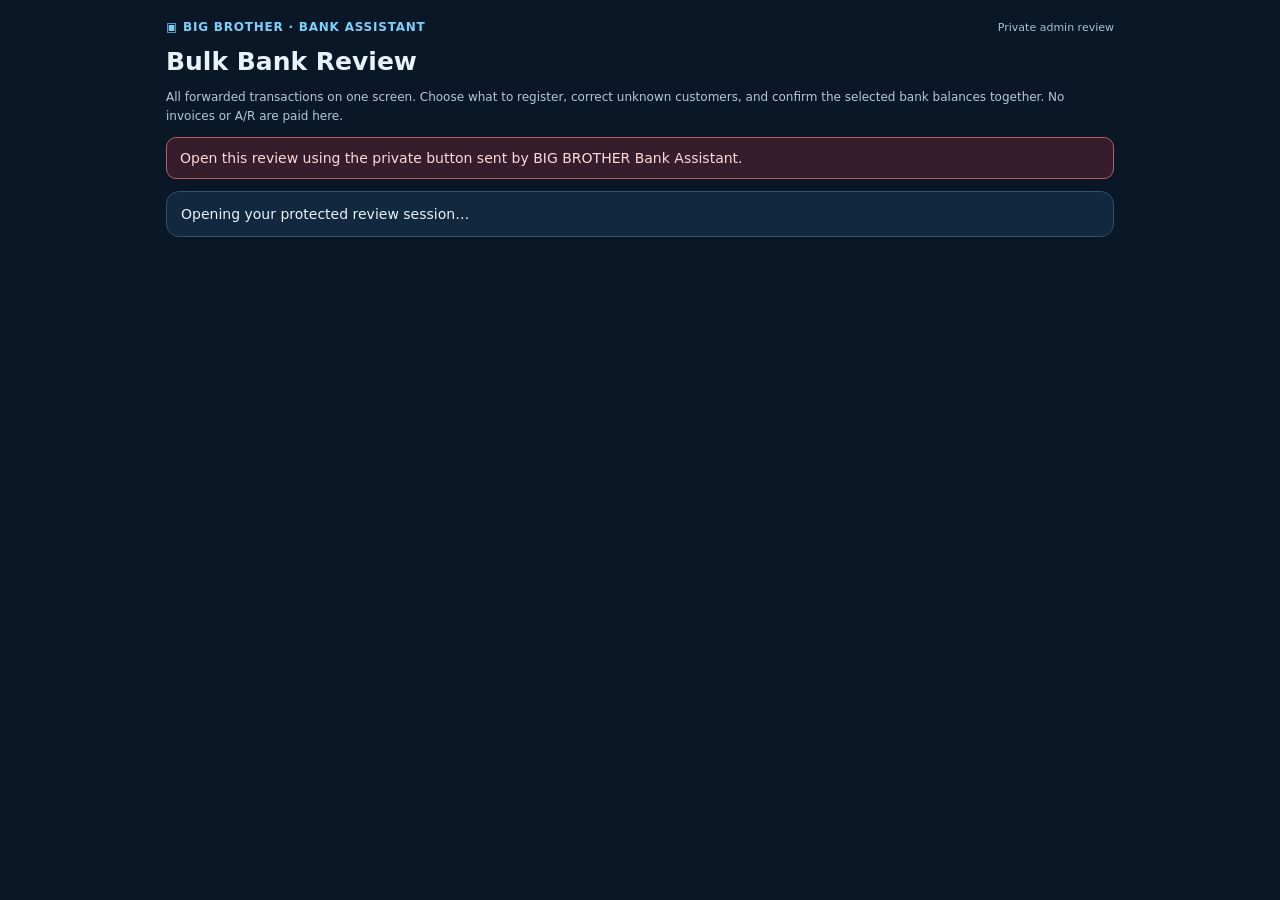
<file: bank-transaction-bulk-review.html>
<!doctype html>
<html lang="en"><head><meta charset="utf-8"><meta name="viewport" content="width=device-width,initial-scale=1,viewport-fit=cover">
<title>BIG BROTHER — Bulk Bank Review</title>
<script src="https://telegram.org/js/telegram-web-app.js"></script>
<style>
:root{font:14px Inter,system-ui,-apple-system,"Segoe UI",Arial,sans-serif;color:#e9f3fc;background:#091727}
*{box-sizing:border-box}body{margin:0}.wrap{max-width:1000px;margin:auto;padding:15px 14px 168px}
.top{display:flex;justify-content:space-between;align-items:center;gap:10px}
.brand{font-weight:800;letter-spacing:.065em;font-size:12px;color:#7dd0fa}
.muted{color:#abc0d2}.tiny{font-size:11px}.small{font-size:12px;line-height:1.55}
h1{font-size:25px;margin:13px 0 6px}h2{font-size:17px;margin:0 0 10px}p{line-height:1.55;color:#b5c9da}
.panel,.tx{background:#11283e;border:1px solid #31516d;border-radius:13px}
.panel{padding:14px;margin:12px 0}.tx{padding:13px;margin-bottom:8px}
.tx.duplicate{border-color:#71566b;opacity:.86}.tx.selected{border-color:#55b99f;background:#102f35}
.metrics{display:grid;grid-template-columns:repeat(4,minmax(0,1fr));gap:8px;margin:15px 0}
.metric{padding:11px;background:#172f45;border:1px solid #34506a;border-radius:11px}
.metric span{display:block;color:#a6bfd2;font-size:11px}.metric strong{font-size:20px}
.rowtop{display:flex;align-items:center;gap:10px}.rowtop input[type=checkbox]{height:22px;width:22px;min-width:22px;accent-color:#58cda9}
.txmain{flex:1;min-width:0}.payer{font-size:15px;font-weight:750;overflow-wrap:anywhere}
.sub{font-size:12px;color:#adc5d8;margin-top:5px;overflow-wrap:anywhere}
.amount{font-size:16px;font-weight:800;white-space:nowrap;text-align:right}
.label{display:inline-block;border:1px solid #476985;color:#c2e7fd;font-size:11px;border-radius:999px;padding:3px 8px;margin-top:5px}
.label.good{border-color:#3f9d7a;color:#9af0cb}.label.warn{border-color:#a58a55;color:#f1d497}
.label.bad{border-color:#a46b76;color:#ffc1cb}
.line{display:flex;flex-wrap:wrap;gap:7px;align-items:center;justify-content:space-between}
.actions{display:flex;gap:7px;flex-wrap:wrap;margin-top:8px}
button{border:0;border-radius:9px;background:#56b1f0;color:#08192b;min-height:42px;font-weight:750;padding:9px 13px;font:inherit;cursor:pointer}
button.secondary{background:#294763;color:#eaf6ff;border:1px solid #4a6b88}
button.danger{background:#6b3442;color:#ffedf0}
button.smallbtn{min-height:32px;padding:5px 10px;font-size:12px}
button:disabled{opacity:.43;cursor:not-allowed}
input[type=text],input[type=search],input[type=date],input[type=number],input[type=email],input[type=password],select{width:100%;min-height:42px;background:#071b2e;color:#f1f9ff;border:1px solid #4b6d88;border-radius:9px;padding:9px 10px;font:inherit}
input:focus,select:focus,button:focus-visible{outline:2px solid #6ed1fb;outline-offset:1px}
.edit{margin-top:12px;padding:13px;background:#0b2135;border:1px solid #34546d;border-radius:10px}
.formgrid{display:grid;grid-template-columns:repeat(3,minmax(0,1fr));gap:10px}
.field label{font-size:12px;color:#bad0df;display:block;margin:0 0 5px}
.searchmatches{margin-top:4px;max-height:210px;overflow:auto;background:#14314b;border:1px solid #466e8a;border-radius:9px}
.searchmatches button{display:block;text-align:left;border-bottom:1px solid #35516a;border-radius:0;background:transparent;color:#e9f4ff;min-height:34px;font-size:12px}
.searchmatch{display:flex;align-items:center;gap:5px;border-bottom:1px solid #35516a;padding:4px 5px}
.searchmatch .pick-select{flex:1;min-width:0;text-align:left;background:#143d43;color:#ddfff0;border:1px solid #357967;border-radius:7px;white-space:normal;line-height:1.4}
.searchmatch .pick-only{flex:0 0 auto;padding:5px 8px;border:1px solid #54748d;border-radius:7px;font-size:11px}
.bankstats{background:#142d40;border:1px solid #385b72;padding:10px;border-radius:9px;font-size:12px;line-height:1.7;margin-top:11px}
.banner{padding:12px 13px;background:#102b43;border:1px solid #3f718a;border-radius:10px;margin:9px 0;white-space:pre-wrap;overflow-wrap:anywhere}
.banner.error{border-color:#b45c68;background:#351d2c;color:#ffd8d8}
.hide{display:none!important}
.tools{display:flex;flex-wrap:wrap;gap:8px;margin:12px 0}
.tools>input{flex:1;min-width:130px}
.footer{position:sticky;bottom:0;z-index:10;background:#091827ee;backdrop-filter:blur(12px);padding:13px 14px;border:1px solid #34546d;border-radius:14px;box-shadow:0 0 24px #0006}
.footer .line{margin-bottom:8px}.footer button{width:100%}
.headnote{font-size:12px;color:#a9c2d4;margin-top:8px}
#payerConfirm{width:min(480px,calc(100% - 28px));max-height:85vh;overflow:auto;color:#e9f3fc;background:#11283e;border:1px solid #52758f;border-radius:14px;padding:18px}
#payerConfirm::backdrop{background:#030b14b8}
#payerConfirmText{white-space:pre-wrap;overflow-wrap:anywhere;line-height:1.55}
#payerConfirm .actions{justify-content:flex-end;margin-top:16px}
.login{max-width:500px;margin:40px auto}.login label{display:block;margin:10px 0 5px}
@media(min-width:800px){.wrap{padding:20px 26px 170px}.twocol{display:grid;grid-template-columns:1fr 1fr;gap:10px}.tx{margin-bottom:0}}
@media(max-width:600px){.wrap{padding:12px 10px 160px}.metrics{grid-template-columns:repeat(2,minmax(0,1fr))}.formgrid{grid-template-columns:1fr 1fr}.tx{padding:10px}.amount{font-size:14px}.footer{padding:10px}}
@media(max-width:360px){.formgrid{grid-template-columns:1fr}.actions button{flex:1}}
</style></head>
<body><main class="wrap">
<div class="top"><span class="brand">▣ BIG BROTHER · BANK ASSISTANT</span><span class="muted tiny" id="mode">Private admin review</span></div>
<h1>Bulk Bank Review</h1>
<p class="small">All forwarded transactions on one screen. Choose what to register, correct unknown customers, and confirm the selected bank balances together. No invoices or A/R are paid here.</p>
<div id="notice" class="banner hide" role="alert"></div>
<section id="loading" class="panel">Opening your protected review session…</section>
<section id="login" class="panel login hide">
<h2>Admin Sign-in</h2><p class="small">Sign in to BIG BROTHER to approve bank registrations. Dashboard access is restricted to active BIG BROTHER administrators. Telegram reviews retain their own identity verification.</p>
<form id="loginForm"><label>Email</label><input id="email" type="email" autocomplete="username" required>
<label>Password</label><input id="password" type="password" autocomplete="current-password" required>
<button style="width:100%;margin-top:12px" type="submit">Sign In &amp; Open Review</button></form>
</section>
<section id="batchChooser" class="panel hide"><h2>Pending Bank Review Batches</h2><p class="small">Select an active batch to review. Registration requires final confirmation.</p><div id="batchOptions"></div><button type="button" id="reloadBatches" class="secondary">Refresh Pending Batches</button></section>
<section id="workspace" class="hide">
<div class="metrics">
<div class="metric"><span>Received</span><strong id="received">0</strong></div>
<div class="metric"><span>Suggested matches</span><strong id="suggested">0</strong></div>
<div class="metric"><span>Duplicate IDs</span><strong id="duplicates">0</strong></div>
<div class="metric"><span>Need assignment</span><strong id="unmatched">0</strong></div>
</div>
<div class="tools">
<input type="search" id="filter" placeholder="Find payer, customer or transaction ID…">
<button type="button" class="secondary" id="selectSuggested">☑ Select Suggested</button>
<button type="button" class="secondary" id="clearSelected">Clear Selection</button>
</div>
<p class="headnote">Checkboxes start empty. A suggested match is not automatically approved. Existing transaction IDs are disabled and cannot be registered twice.</p>
<div class="twocol" id="rows"></div>
<div class="panel">
<button id="cancel" type="button" class="danger">Cancel Review &amp; Discard Temporary Notices</button>
<p class="small">Cancelling an unapproved batch never changes Bank Register or payment history.</p>
</div>
<div class="footer">
<div class="line"><strong><span id="selectedCount">0</span> selected</strong><span id="notSelected" class="small muted">0 not selected</span></div>
<div class="line small"><strong id="usdTotal">$0.00</strong><strong id="khrTotal">៛0</strong></div>
<button id="confirm" type="button">Confirm &amp; Register Selected</button>
<div id="progressText" class="tiny muted" style="margin-top:7px">Requires your final confirmation. No automatic registration.</div>
</div>
</section>
<section id="complete" class="panel hide">
<h2 id="completeTitle">Review Completed</h2><p id="completeText"></p><a href="https://angsokhey11-cloud.github.io/big-brother-admin-work/bank-history.html" target="_blank" rel="noopener" style="display:inline-flex;margin-top:9px;padding:11px 14px;border-radius:9px;background:#174979;color:#fff;text-decoration:none;font-weight:800">Allocate combined payments to linked outlets</a><p class="small">If one payer paid several outlets, use Bank History to allocate its registered receipt BEFORE that bank balance is used. The transaction ID is registered only once.</p>
</section>
</main>
<dialog id="payerConfirm" aria-labelledby="payerConfirmTitle" aria-describedby="payerConfirmText">
 <form id="payerConfirmForm">
 <h2 id="payerConfirmTitle">Confirm bank directory change</h2>
 <p id="payerConfirmText"></p>
 <div id="payerConfirmBankField" class="field hide"><label for="payerConfirmBank">Bank name</label><input id="payerConfirmBank" type="text" maxlength="120" autocomplete="off"></div>
 <div class="actions"><button type="button" class="secondary" id="payerConfirmCancel" autofocus>Cancel</button><button type="submit">Confirm &amp; Save</button></div>
 </form>
</dialog>
<script>
(()=>{
"use strict";
const tg=window.Telegram?.WebApp,initData=tg?.initData||"";
const dashboardMode=new URLSearchParams(location.search).get("dashboard")==="1";
tg?.ready?.();tg?.expand?.();
const endpoint="https://sjfhlaclgmkwwofzstok.supabase.co";
const key="sb_publishable_w762jR65CWwlO30fKQsYOw_6L9grx8S";
const api=endpoint+"/functions/v1/bb-bank-transaction-batch-review";
const sessionKey="BB_BANK_NEW_INVOICE_ADMIN_SESSION";
let batchId=new URLSearchParams(location.search).get("batch")||"";
const el=id=>document.getElementById(id),cl=x=>String(x??"").trim();
const esc=x=>cl(x).replace(/[&<>"']/g,c=>({"&":"&amp;","<":"&lt;",">":"&gt;",'"':"&quot;","'":"&#39;"}[c]||c));
const norm=x=>cl(x).normalize("NFKC").toLowerCase().replace(/[\u200b-\u200d\ufeff]/g,"").replace(/[.,\-_]+/g," ").replace(/\s+/g," ").trim();
const fmt=n=>Number(n||0).toLocaleString("en-US",{maximumFractionDigits:2});
const usd=n=>"$"+Number(n||0).toLocaleString("en-US",{minimumFractionDigits:2,maximumFractionDigits:2});
const khr=n=>"៛"+Number(n||0).toLocaleString("en-US",{maximumFractionDigits:2});
const amount=(n,c)=>c==="KHR"?khr(n):usd(n);
let auth=null,batch=null,entries=[],rows=[],customers=[],customerSearchIndex=[],identities=[],duplicates=new Map(),
finances={available_bank_balances:[],outstanding_receivables:[]},financeAvailable=false,busy=false,filterText="";
const financeLoadedCustomers=new Set();let financeInFlight=false,financeAgain=false,financeTimer=null,financeLookupFailed=false;
let reviewOffline=false;
function updateConnectivity(){
 const offline=navigator.onLine===false;
 if(offline){reviewOffline=true;note("Connection lost — current review selections are preserved. Wait for internet to return before saving.",true);return;}
 if(reviewOffline){
  reviewOffline=false;
  note("Connection restored. Review preserved; refreshing customer balances and retrying pending lookups.");
  financeLookupFailed=false;
  // Do not reload the batch or replace in-progress customer edits.
  if(batch&&rows.length){financeLoadedCustomers.clear();scheduleFinance();}
  else if(!busy)void initialize();
 }
}
window.addEventListener("offline",updateConnectivity);
window.addEventListener("online",updateConnectivity);
document.addEventListener("visibilitychange",()=>{
 if(!document.hidden&&navigator.onLine!==false&&financeLookupFailed&&batch&&rows.length){
  financeLookupFailed=false;financeLoadedCustomers.clear();scheduleFinance();
 }
});
function view(name){for(const id of ["loading","login","batchChooser","workspace","complete"])el(id).classList.toggle("hide",id!==name)}
function note(msg,failed=false){el("notice").textContent=msg;el("notice").className="banner"+(failed?" error":"");}
function clearNote(){el("notice").className="banner hide"}
function getSession(){try{return JSON.parse(localStorage.getItem(sessionKey)||"null")}catch{return null}}
function putSession(x){auth=x;if(x?.expires_in&&!x.expires_at)x.expires_at=Math.floor(Date.now()/1000)+Number(x.expires_in);try{localStorage.setItem(sessionKey,JSON.stringify(x))}catch{}}
function forget(){auth=null;try{localStorage.removeItem(sessionKey)}catch{}}
async function decode(res){const j=await res.json().catch(()=>({}));if(!res.ok||j.ok===false)throw Error(j.error||j.message||"Request failed ("+res.status+")");return j}
async function refresh(){
 if(!auth?.refresh_token){forget();throw Error("Admin sign-in expired.");}
 const r=await fetch(endpoint+"/auth/v1/token?grant_type=refresh_token",{method:"POST",headers:{"content-type":"application/json",apikey:key},body:JSON.stringify({refresh_token:auth.refresh_token})});
 if(r.status===400||r.status===401||r.status===403){forget();throw Error("Admin sign-in expired. Sign in again.")}
 putSession(await decode(r));
}
async function token(){if(!auth)auth=getSession();if(!auth?.access_token)throw Error("Admin sign-in required.");
 if(auth.expires_at&&Number(auth.expires_at)<Math.floor(Date.now()/1000)+40)await refresh();return auth.access_token;}
async function rpc(name,args={}){
 let jwt=await token();
 const req=t=>fetch(endpoint+"/rest/v1/rpc/"+name,{method:"POST",headers:{"content-type":"application/json",apikey:key,authorization:"Bearer "+t},body:JSON.stringify(args)});
 let r=await req(jwt);if(r.status===401){await refresh();r=await req(await token());}return decode(r);
}
async function call(action,args={}){
 const r=await fetch(api,{method:"POST",headers:{"content-type":"application/json"},body:JSON.stringify({action,batch_id:batchId,init_data:initData,session_jwt:await token(),dashboard_mode:dashboardMode,...args})});return decode(r);
}
async function signin(email,password){
 const r=await fetch(endpoint+"/auth/v1/token?grant_type=password",{method:"POST",headers:{"content-type":"application/json",apikey:key},body:JSON.stringify({email,password})});
 putSession(await decode(r));
}
function todayCambodia(){return new Date(Date.now()+7*3600000).toISOString().slice(0,10)}
function dateValid(d){if(!/^\d{4}-\d{2}-\d{2}$/.test(cl(d))||d>todayCambodia())return false;const v=new Date(d+"T00:00:00Z");return !Number.isNaN(v.getTime())&&v.toISOString().slice(0,10)===d}
// Search index is built once. Typing and choosing a customer need no server call.
function rebuildCustomerSearchIndex(){
 customerSearchIndex=customers.map(c=>({
  value:c,normalized:norm(cl(c.customer_name)+" "+cl(c.customer_id)+" "+cl(c.location_code||"")),
  id:norm(c.customer_id),name:norm(c.customer_name)
 }));
}
function quickCustomerMatches(search){
 const q=norm(search);if(!q)return [];
 return customerSearchIndex.filter(c=>c.normalized.includes(q))
  .sort((a,b)=>{
   const ar=a.id===q?0:a.id.startsWith(q)?1:a.name.startsWith(q)?2:3;
   const br=b.id===q?0:b.id.startsWith(q)?1:b.name.startsWith(q)?2:3;
   return ar-br;
  }).slice(0,8).map(c=>c.value);
}
function matchesFor(sender){
 const target=norm(sender);if(!target)return[];
 return identities.filter(x=>x.active===true&&[x.account_holder_name,...(Array.isArray(x.alternative_names)?x.alternative_names:[])].some(n=>norm(n)===target));
}
function customerName(id){const c=customers.find(x=>x.customer_id===id);return c?cl(c.customer_name||c.customer_id)+" · "+c.customer_id+(c.location_code?" · "+cl(c.location_code):""):cl(id);}
function identitiesForCustomer(customerId){
 return identities.filter(p=>p.active===true&&p.customer_id===customerId);
}
function selectedAliasIdentity(r){
 const available=identitiesForCustomer(r.customerId);
 if(available.length===1)return available[0];
 return available.find(x=>Number(x.identity_id)===Number(r.aliasTargetId||0))||null;
}
function populate(){
 rows=entries.map(e=>{
  const matches=matchesFor(e.sender_name);
  const unique=[...new Set(matches.map(x=>cl(x.customer_id)))];
  const staff=!!e.sender_is_staff;
  const p=e.review_payload||{};
  const assigned=cl(p.customer_id)||(staff?"":unique.length===1?unique[0]:"");
  const payer=Number(p.payer_identity_id||0)||(staff?0:unique.length===1&&matches.length===1?Number(matches[0].identity_id):0);
  return {
   id:e.draft_id,original:e,selected:e.review_decision==="new_invoice",
   staff,unique,exact:!staff&&unique.length===1&&matches.length===1,
   customerId:assigned,payerId:payer,aliasTargetId:payer||0,expanded:false,
   payerName:cl(p.payer_name||e.sender_name),transactionId:cl(p.transaction_id||e.transaction_id).toUpperCase(),
   amount:p.amount??e.amount??"",currency:cl(p.currency||e.currency).toUpperCase(),
   receivedDate:cl(p.received_date||e.received_date),bankName:cl(p.bank_name||e.bank_channel),
   sourceMessage:e.source_message_id
  };
 });
}
function duplicateReason(row){
 const id=cl(row.transactionId).toUpperCase();
 if(!id)return "";
 const history=duplicates.get(id);
 if(history?.length)return "Already in "+history.join(" / ");
 const previous=rows.find(x=>x!==row&&cl(x.transactionId).toUpperCase()===id&&Number(x.sourceMessage)<Number(row.sourceMessage));
 return previous?"Repeated reference in this batch":"";
}
function valid(row){
 if(!row.customerId||!customers.some(c=>c.customer_id===row.customerId))return false;
 if(!/^[A-Z0-9_/-]{4,160}$/.test(cl(row.transactionId).toUpperCase()))return false;
 if(cl(row.original?.bank_channel).toUpperCase()==="KHQR"&&/^[0-9]{9,24}$/.test(cl(row.transactionId)))return false;
 if(!["USD","KHR"].includes(row.currency))return false;
 if(!Number.isFinite(Number(row.amount))||Number(row.amount)<=0||Number(row.amount)>999999999)return false;
 if(!dateValid(row.receivedDate))return false;
 if(row.payerId){
  return identities.some(p=>p.active===true&&String(p.identity_id)===String(row.payerId)&&p.customer_id===row.customerId);
 }
 return row.payerName.length>=2&&row.payerName.length<=140;
}
function labelFor(row){
 if(cl(row.original?.bank_channel).toUpperCase()==="KHQR"&&/^[0-9]{9,24}$/.test(cl(row.transactionId)))
  return {txt:"STAND is merchant ID — enter the KHQR Hash instead",css:"bad"};
 const dup=duplicateReason(row);if(dup)return {txt:"Duplicate · "+dup,css:"bad"};
 if(row.staff)return {txt:row.customerId?"Company staff · one-time beneficiary selected":"Company staff · beneficiary required",css:row.customerId?"good":"warn"};
 if(!row.customerId)return {txt:"Choose customer",css:"warn"};
 if(!valid(row))return {txt:"Missing / invalid details",css:"warn"};
 if(row.exact)return {txt:"Directory match · verify",css:"good"};
 return {txt:"Customer manually assigned",css:"good"};
}
function metric(){
 el("received").textContent=rows.length;
 el("suggested").textContent=rows.filter(x=>x.exact&&!duplicateReason(x)&&valid(x)).length;
 el("duplicates").textContent=rows.filter(x=>!!duplicateReason(x)).length;
 el("unmatched").textContent=rows.filter(x=>!x.customerId).length;
 let sumUsd=0,sumKhr=0,sel=0;for(const r of rows)if(r.selected){sel++;if(r.currency==="USD")sumUsd+=Number(r.amount)||0;else if(r.currency==="KHR")sumKhr+=Number(r.amount)||0;}
 el("selectedCount").textContent=sel;
 el("notSelected").textContent=(rows.length-sel)+" not selected";
 el("usdTotal").textContent=usd(sumUsd);el("khrTotal").textContent=khr(sumKhr);
 el("confirm").textContent=batch?.status==="processing"?"Resume Final Registration":sel?"Confirm & Register "+sel+" Selected":"Finish & Skip All";
 el("confirm").disabled=busy||batch?.status!=="processing"&&rows.some(r=>r.selected&&(!valid(r)||duplicateReason(r)));
}
function totalsFor(customer,currency){
 const sum=(list,field,cur)=> (list||[]).filter(x=>x.customer_id===customer&&x.currency===cur).reduce((n,x)=>n+Number(x[field]||0),0);
 return {
  usdBank:sum(finances.available_bank_balances,"available","USD"),
  khrBank:sum(finances.available_bank_balances,"available","KHR"),
  usdAr:sum(finances.outstanding_receivables,"outstanding","USD"),
  khrAr:sum(finances.outstanding_receivables,"outstanding","KHR")
 };
}
function financeText(r){
 if(!r.customerId)return "Customer bank balances and A/R will display after you assign a customer.";
 if(!financeLoadedCustomers.has(r.customerId)){
  if(financeLookupFailed)return "⚠️ Live bank balance/A/R lookup is temporarily unavailable. Customer assignment is saved locally; verify balances before confirming registration.";
  return "Loading this customer's bank balances and A/R in the background…";
 }
 const f=totalsFor(r.customerId,r.currency);
 const projected=r.currency==="USD"?
  usd(f.usdBank+(r.selected?Number(r.amount)||0:0)):
  khr(f.khrBank+(r.selected?Number(r.amount)||0:0));
 return "Existing bank balance: "+usd(f.usdBank)+" / "+khr(f.khrBank)+"\n"+
   "Outstanding A/R: "+usd(f.usdAr)+" / "+khr(f.khrAr)+"\n"+
   "Projected "+r.currency+" bank balance after selection: "+projected+
   "\nNo A/R will be cleared; no currency conversion will be applied.";
}
function rowDetails(r){
 const identityList=identitiesForCustomer(r.customerId);
 const sharedOutletCount=[...new Set(matchesFor(r.payerName||r.original.sender_name).map(x=>x.customer_id))].length;
 const aliasChoice=selectedAliasIdentity(r);
 const aliasPicker=identityList.length>1?
  '<div class="field" style="margin-top:11px"><label>Save as Alternative Name under which existing bank account?</label>'+
  '<select data-action="alias-target" data-id="'+esc(r.id)+'">'+
  '<option value="">Choose original bank payer (required)</option>'+
  identityList.map(p=>'<option value="'+esc(p.identity_id)+'"'+
   (Number(r.aliasTargetId||0)===Number(p.identity_id)?' selected':'')+'>'+
   esc(p.account_holder_name)+' · '+esc(p.bank_name)+
   (p.account_number?' · '+esc(p.account_number):'')+'</option>').join("")+'</select></div>':
  identityList.length===1?
   '<div class="bankstats">Original bank account holder: <strong>'+esc(identityList[0].account_holder_name)+
   '</strong> · '+esc(identityList[0].bank_name)+
   '<div class="sub">New name will be appended as Alternative Name. Existing holder and aliases stay unchanged.</div></div>':
   r.customerId?
    '<div class="bankstats">No saved payer for this customer. <strong>Register Once works immediately</strong> after selecting the transaction; a permanent bank payer is optional.</div>':
    '<div class="bankstats">Choose an existing customer above, then use <strong>Assign &amp; Select</strong> to include this transfer for final review. No bank payer directory entry is required.</div>';
 const finance=financeText(r);
 const multiOutletHint=sharedOutletCount>1
   ?'<div class="bankstats" style="border-color:#b6d1ec;background:#eff7ff"><strong>Shared payer: '+sharedOutletCount+' linked outlets.</strong> Register the bank receipt ONCE; then Bank History → Allocate Outlets. Do not duplicate the bank transaction ID.</div>'
   :'';
 return '<div class="edit">'+multiOutletHint+
  '<div class="field"><label>Customer assignment · quick search by name, ID or location</label>'+
  '<input type="search" class="customer-search" data-id="'+esc(r.id)+'" placeholder="Type customer name / ID…" autocomplete="off">'+
  '<div class="searchmatches hide" data-id="'+esc(r.id)+'"></div>'+
  '<div class="sub">Choose <strong>Assign &amp; Select</strong> to add this transfer to final review without creating a bank payer. Nothing registers until your final confirmation.</div>'+
  '<div class="sub">Selected beneficiary: <strong>'+esc(customerName(r.customerId)||"Not selected")+'</strong></div></div>'+
  (r.staff?'<div class="banner">Company staff sender detected. Select the actual customer; do not save the salesman as that customer’s permanent bank payer.</div>':'')+
  '<div class="formgrid" style="margin-top:10px">'+
  '<div class="field"><label>Transaction ID / Hash (never STAND)</label><input type="text" data-id="'+esc(r.id)+'" data-field="transactionId" maxlength="160" value="'+esc(r.transactionId)+'"></div>'+
  '<div class="field"><label>Received date</label><input type="date" data-id="'+esc(r.id)+'" data-field="receivedDate" value="'+esc(r.receivedDate)+'"></div>'+
  '<div class="field"><label>Amount</label><input type="number" min="0" step="any" data-id="'+esc(r.id)+'" data-field="amount" value="'+esc(r.amount)+'"></div>'+
  '<div class="field"><label>Bank currency</label><select data-id="'+esc(r.id)+'" data-field="currency"><option value="">Select</option>'+
  ['USD','KHR'].map(x=>'<option value="'+x+'"'+(r.currency===x?' selected':'')+'>'+x+'</option>').join("")+'</select></div>'+
  '<div class="field"><label>Receiving bank</label><input type="text" maxlength="120" data-id="'+esc(r.id)+'" data-field="bankName" value="'+esc(r.bankName)+'"></div>'+
  '<div class="field"><label>Sender / payer name</label><input type="text" maxlength="140" data-id="'+esc(r.id)+'" data-field="payerName" value="'+esc(r.payerName)+'"></div>'+
  '</div>'+
  '<div class="sub" style="margin:12px 0 7px">Payer directory: '+(r.payerId?'Existing saved bank payer (ID '+esc(r.payerId)+')':'One-time registration (do not remember sender)')+'</div>'+
  aliasPicker+
  '<div class="actions">'+
  (r.payerId?'<button class="secondary smallbtn" data-action="once" data-id="'+esc(r.id)+'">Use Once Instead</button>':'')+
  (!r.staff&&r.customerId?'<button class="secondary smallbtn" data-action="directory" data-id="'+esc(r.id)+'">'+
    (identityList.length?'Add Alternative Name':'Create First Bank Payer (Optional)')+'</button>':'')+
  '</div>'+
  '<div class="bankstats finance-summary" style="white-space:pre-line">'+esc(finance)+'</div>'+
  '</div>';
}
function rowHTML(r,i){
 const d=duplicateReason(r),tag=labelFor(r),available=valid(r)&&!d,locked=batch.status!=="reviewing",
  isSelected=!!r.selected&&batch.status!=="processing"||batch.status==="processing"&&r.original.review_decision==="new_invoice";
 return '<article class="tx '+(d?"duplicate ":"")+(r.selected?"selected":"")+'" data-row="'+esc(r.id)+'">'+
 '<div class="rowtop">'+
 '<input type="checkbox" aria-label="Select transaction '+(i+1)+'" data-id="'+esc(r.id)+'" data-action="check"'+
  (r.selected?' checked':'')+(!available||locked||busy?' disabled':'')+'>'+
 '<div class="txmain"><div class="payer">'+(i+1)+'. '+esc(r.original.sender_name||"Unknown payer / uploaded notice")+'</div>'+
 '<div class="sub">'+esc(r.transactionId||"Missing reference")+' · '+esc(r.receivedDate||"Date missing")+
  (r.original.bank_channel?' · '+esc(r.original.bank_channel):'')+'</div></div>'+
 '<div class="amount">'+esc(amount(r.amount,r.currency))+'</div></div>'+
 '<div class="line" style="margin-top:7px"><span class="label '+tag.css+'">'+esc(tag.txt)+'</span>'+
 '<button class="smallbtn secondary" data-action="expand" data-id="'+esc(r.id)+'">'+(r.expanded?"Hide details":"Assign / Details")+'</button></div>'+
 '<div class="sub">Customer: <strong>'+esc(r.customerId?customerName(r.customerId):"Not assigned")+'</strong></div>'+
 (r.original.status==="registered"?'<div class="sub">Already registered in this review. Will not register twice.</div>':'')+
 (r.expanded?rowDetails(r):'')+'</article>';
}
function render(){
 if(!batch)return;
 el("mode").textContent=batch.status==="processing"?"Finalizing batch":"Private · "+rows.length+" notices";
 const display=rows.filter(r=>{
  if(!filterText)return true;
  const combined=[r.original.sender_name,r.transactionId,r.customerId,customerName(r.customerId)].map(norm).join(" ");
  return combined.includes(filterText);
 });
 el("rows").innerHTML=display.map(r=>rowHTML(r,rows.indexOf(r))).join("");
 metric();
 el("selectSuggested").disabled=busy||batch.status!=="reviewing";
 el("clearSelected").disabled=busy||batch.status!=="reviewing";
 el("cancel").disabled=busy||batch.status!=="reviewing";
}
function renderRow(r){
 const host=el("rows");
 const existing=[...host.children].find(node=>node.dataset?.row===r.id);
 if(existing)existing.outerHTML=rowHTML(r,rows.indexOf(r));
 else render();
 metric();
}
function refreshFinanceSummaries(){
 const host=el("rows");
 for(const r of rows){
  const container=[...host.children].find(node=>node.dataset?.row===r.id);
  const box=container?.querySelector(".finance-summary");
  if(box)box.textContent=financeText(r);
 }
}
function scheduleFinance(){
 if(financeTimer!==null)clearTimeout(financeTimer);
 financeTimer=setTimeout(()=>{financeTimer=null;void loadFinance();},120);
}
function findRow(id){return rows.find(r=>r.id===id)}
async function loadFinance(){
 const ids=[...new Set(rows.map(r=>r.customerId)
  .filter(id=>id&&!financeLoadedCustomers.has(id)))].slice(0,100);
 if(!ids.length)return;
 if(financeInFlight){financeAgain=true;return;}
 financeInFlight=true;
 try{
  const result=await call("bulk_inspect",{customer_ids:ids,transaction_ids:[]});
  const fresh=result.analysis||{available_bank_balances:[],outstanding_receivables:[]};
  // Merge only the newly requested customers. Existing cached balances stay available
  // for other rows and switching back to a previously selected customer.
  const fetched=new Set(ids);
  finances={
   available_bank_balances:[
    ...finances.available_bank_balances.filter(x=>!fetched.has(x.customer_id)),
    ...(Array.isArray(fresh.available_bank_balances)?fresh.available_bank_balances:[])
   ],
   outstanding_receivables:[
    ...finances.outstanding_receivables.filter(x=>!fetched.has(x.customer_id)),
    ...(Array.isArray(fresh.outstanding_receivables)?fresh.outstanding_receivables:[])
   ]
  };
  ids.forEach(id=>financeLoadedCustomers.add(id));
  financeAvailable=true;financeLookupFailed=false;
 }catch(e){
  financeAvailable=false;financeLookupFailed=true;
  console.warn("Bank review finance lookup failed",e instanceof Error?e.message:"request");
  if(navigator.onLine===false)updateConnectivity();
 }finally{
  financeInFlight=false;
  // Updating just the balance display prevents field focus being lost.
  refreshFinanceSummaries();
  if(financeAgain){financeAgain=false;scheduleFinance();}
 }
}
function focusCustomerSearch(rowId){
 const input=[...el("rows").querySelectorAll("input.customer-search")].find(x=>x.dataset.id===rowId);
 if(!input)return;
 // Telegram Desktop can delay activation of the embedded webview.
 const attempt=()=>{if(busy||directoryConfirmOpen||!input.isConnected||document.activeElement===input)return;try{input.focus({preventScroll:true});}catch{input.focus();}};
 attempt();
 // Retry only while no newer control has acquired focus.
 const retry=()=>{if(document.activeElement===document.body||document.activeElement===document.documentElement)attempt();};
 requestAnimationFrame(retry);setTimeout(retry,90);setTimeout(retry,300);
}
function showCustomerMatches(input){
 const row=findRow(input.dataset.id);if(!row)return;
 const box=input.nextElementSibling,search=cl(input.value);
 if(!search){box.classList.add("hide");box.replaceChildren();return;}
 const list=quickCustomerMatches(search);
 // Two explicit actions: one click selects for review, or simply assigns the customer.
 // Neither action registers money nor writes to the bank directory.
 box.innerHTML=list.length?list.map(c=>
 '<div class="searchmatch">'+
 '<button type="button" class="pick-select" data-action="pick-select" data-id="'+esc(row.id)+'" data-customer="'+esc(c.customer_id)+'">'+
 esc(c.customer_name||c.customer_id)+' · '+esc(c.customer_id)+(c.location_code?' · '+esc(c.location_code):'')+
 '<div class="tiny">Assign &amp; Select for Review</div></button>'+
 '<button type="button" class="pick-only" data-action="pick" data-id="'+esc(row.id)+'" data-customer="'+esc(c.customer_id)+'">Assign only</button>'+
 '</div>').join(""):
 '<div class="small muted" style="padding:12px">No matching active customers. Add the customer in Customer Management first if they do not exist.</div>';
 box.classList.remove("hide");
}
// Directory confirmation stays in the current WebView, never a native popup.
let directoryConfirmOpen=false;
function confirmDirectoryChange(message,needsBank=false){
 if(directoryConfirmOpen)return Promise.resolve(null);
 const dialog=el("payerConfirm"),form=el("payerConfirmForm"),bank=el("payerConfirmBank"),previous=document.activeElement,cancelButton=el("payerConfirmCancel");
 directoryConfirmOpen=true;
 el("payerConfirmText").textContent=message;
 el("payerConfirmBankField").classList.toggle("hide",!needsBank);
 bank.value="";bank.required=needsBank;bank.disabled=!needsBank;bank.setCustomValidity("");
 bank.oninput=()=>bank.setCustomValidity("");
 return new Promise(resolve=>{
  let settled=false;
  const finish=result=>{
   if(settled)return;settled=true;
   form.removeEventListener("submit",submit);dialog.removeEventListener("cancel",cancel);
   dialog.removeEventListener("close",closed);cancelButton.removeEventListener("click",cancel);
   if(dialog.open)dialog.close();
   directoryConfirmOpen=false;
   if(previous?.isConnected)previous.focus({preventScroll:true});
   resolve(result);
  };
  const submit=e=>{e.preventDefault();const value=cl(bank.value);if(needsBank&&value.length<2){bank.setCustomValidity("Enter a valid bank name.");bank.reportValidity();return;}finish({bank:value});};
  const cancel=e=>{e.preventDefault();finish(null);};
  const closed=()=>finish(null);
  form.addEventListener("submit",submit);dialog.addEventListener("cancel",cancel);
  dialog.addEventListener("close",closed);cancelButton.addEventListener("click",cancel);
  try{dialog.showModal();(needsBank?bank:cancelButton).focus({preventScroll:true});}
  catch(error){finish(null);note("Could not open bank directory confirmation. No changes saved.",true);}
 });
}
function setDirectoryBusy(state,row,msg){
 busy=state;
 // Preserve every unrelated card and search field while saving the directory.
 el("rows").inert=state;el("filter").disabled=state;
 if(msg)el("progressText").textContent=msg;
 else if(!state)el("progressText").textContent="Requires your final confirmation. No automatic registration.";
 if(!state){
  renderRow(row);
  const card=[...el("rows").children].find(x=>x.dataset.row===row.id);
  const button=card?.querySelector('[data-action="expand"]');
  if(button&&document.activeElement===document.body)button.focus({preventScroll:true});
 }
 metric();
 el("selectSuggested").disabled=busy||batch.status!=="reviewing";
 el("clearSelected").disabled=busy||batch.status!=="reviewing";
 el("cancel").disabled=busy||batch.status!=="reviewing";
}
async function rememberPayer(r){
 if(!r.customerId){note("Choose the beneficiary customer first.",true);return;}
 if(r.staff){note("Company staff deposits must use Register Once. Do not save the salesman's name in a customer's permanent bank directory.",true);return;}
 if(!r.payerName||r.payerName.length<2){note("Enter the sender name first.",true);return;}
 const current=identitiesForCustomer(r.customerId);
 const existing=current.length?selectedAliasIdentity(r):null;
 if(current.length&&!existing){
  note("This customer has multiple bank identities. Choose the correct original account holder before adding an alternative name.",true);
  r.expanded=true;renderRow(r);return;
 }
 if(current.length){
  const name=cl(existing.account_holder_name),bank=cl(existing.bank_name);
  if(!await confirmDirectoryChange("ADD AN ALTERNATIVE PAYER NAME?\n\nCustomer: "+customerName(r.customerId)+
   "\nOriginal account holder: "+name+"\nBank: "+bank+
   "\nNew alternative name: "+r.payerName+
   "\n\nThe original holder and existing alternative names will remain unchanged. Do not save salesmen or third parties who pay for multiple customers."))return;
  setDirectoryBusy(true,r,"Appending Alternative Name without changing the original holder…");
  try{
   const result=await rpc("bb_customer_bank_identity_add_alias_v1",{
    p_customer_id:r.customerId,p_identity_id:Number(existing.identity_id),
    p_alias_name:r.payerName
   });
   if(!result?.identity_id||result.original_holder_unchanged!==true)
    throw Error("The bank directory did not confirm the original account holder was preserved.");
   existing.alternative_names=Array.isArray(result.alternative_names)?result.alternative_names:existing.alternative_names||[];
   r.payerId=Number(result.identity_id);r.aliasTargetId=r.payerId;
   r.exact=true;
   note(result.new_alias_added
    ?"Alternative Name saved under "+name+". Original account holder and previous aliases are preserved. No bank balance has been registered."
    :"That payer name was already listed on "+name+". The original record is unchanged.");
  }catch(e){
   try{
    const latest=await rpc("bb_customer_bank_identity_list");
    if(Array.isArray(latest)){
     identities=latest;
     const recovered=identities.find(x=>Number(x.identity_id)===Number(existing.identity_id));
     if(recovered&&[recovered.account_holder_name,...(recovered.alternative_names||[])].some(n=>norm(n)===norm(r.payerName))){
      r.payerId=Number(recovered.identity_id);r.aliasTargetId=r.payerId;
      note("Alternative payer name confirmed after reconnecting. No duplicate save needed.");
     }else note("Could not confirm Alternative Name: "+e.message+". Retry only after checking the directory.",true);
    }else note("Alternative Name save status unknown. Check the directory before retrying.",true);
   }catch(_){note("Alternative Name save status unknown after connection loss. Check the directory before retrying.",true);}
  }
  finally{setDirectoryBusy(false,r)}
  return;
 }
 // A customer without any bank identity can explicitly create their first primary payer.
 const decision=await confirmDirectoryChange("CREATE FIRST BANK PAYER IDENTITY?\n\nCustomer: "+customerName(r.customerId)+
  "\nNew primary holder: "+r.payerName+
  "\n\nThis customer has no active bank payer directory entry. Continue only if this is their own bank payer identity. Use Register Once for staff or third-party deposits.",!cl(r.bankName));
 if(!decision)return;
 const bank=cl(r.bankName)||decision.bank;
 if(!bank||bank.length<2){note("Bank name required to create the first payer identity.",true);return;}
 setDirectoryBusy(true,r,"Creating the customer's first bank payer identity…");
 try{
  const id=await rpc("bb_customer_bank_identity_save",{
   p_customer_id:r.customerId,p_bank_name:bank,p_holder_name:r.payerName,
   p_account_number:null,p_alternative_names:[],p_identity_id:null
  });
  if(!id||!Number(id))throw Error("Directory did not confirm the new payer identity.");
  identities.push({identity_id:Number(id),customer_id:r.customerId,bank_name:bank,
   account_holder_name:r.payerName,account_number:null,alternative_names:[],active:true});
  r.payerId=Number(id);r.aliasTargetId=r.payerId;r.bankName=bank;r.exact=true;
  note("First bank payer identity created for this customer. The transfer is not registered yet.");
 }catch(e){
  // A lost response does not prove the payer wasn't saved. Reconcile by reading
  // the directory before allowing another write, preventing duplicate payer entries.
  try{
   const latest=await rpc("bb_customer_bank_identity_list");
   if(Array.isArray(latest)){
    identities=latest;
    const match=identitiesForCustomer(r.customerId).find(x=>
      norm(x.account_holder_name)===norm(r.payerName)&&norm(x.bank_name)===norm(bank));
    if(match){
     r.payerId=Number(match.identity_id);r.aliasTargetId=r.payerId;r.exact=true;
     note("Bank payer exists in the directory. Recovered its saved identity after an interrupted response. No second payer was created.");
    }else note("Bank directory save not confirmed: "+e.message+". Check connection before trying again.",true);
   }else note("Bank directory save status unknown. Reopen the review and check the payer directory before retrying.",true);
  }catch(_){note("Bank directory save status unknown after connection loss. Do not create it again until the directory can be checked.",true);}
 }
 finally{setDirectoryBusy(false,r)}
}
function setBusy(state,msg){
 busy=state;
 if(msg)el("progressText").textContent=msg;
 render();
}
function summaries(){
 let usdTotal=0,khrTotal=0;let n=0;
 for(const r of rows)if(r.selected){n++;if(r.currency==="USD")usdTotal+=Number(r.amount)||0;else if(r.currency==="KHR")khrTotal+=Number(r.amount)||0;}
 return {n,usdTotal,khrTotal};
}
function buildChoices(){
 return rows.map(r=>({
  draft_id:r.id,selected:!!r.selected,customer_id:r.customerId,
  transaction_id:cl(r.transactionId).toUpperCase(),
  payer_identity_id:r.payerId||null,payer_name:r.payerName,
  amount:Number(r.amount),currency:r.currency,received_date:r.receivedDate,
  bank_name:r.bankName
 }));
}
async function registerPrepared(){
 const fresh=await call("load_bulk");
 batch=fresh.batch;entries=fresh.items||[];
 if(batch.status!=="processing")throw Error("Final registration is not in progress. Reload the review.");
 const pending=entries.filter(x=>x.review_decision==="new_invoice");
 for(const [i,e] of pending.entries()){
  if(e.status==="registered")continue;
  const p=e.review_payload;
  if(!p)throw Error("Missing approved bank details for item "+(i+1));
  el("progressText").textContent="Registering "+(i+1)+" of "+pending.length+": "+cl(p.transaction_id)+"…";
  let recorded=false;
  try{const chk=await call("record",{draft_id:e.draft_id});recorded=chk?.registered===true;}catch(_){}
  if(!recorded){
   const result=await rpc(p.payer_identity_id==null?"bb_bank_register_invoice_tx_no_directory":"bb_bank_register_invoice_tx_v4",{
    p_customer_id:p.customer_id,p_transaction_id:p.transaction_id,p_amount:p.amount,
    p_currency:p.currency,p_invoice_currency:p.invoice_currency,p_exchange_rate:p.exchange_rate,
    p_received_date:p.received_date,...(p.payer_identity_id==null?{p_payer_name:p.payer_name}:{p_payer_identity_id:p.payer_identity_id}),
    p_bank_name:p.bank_name||null
   });
   if(!result?.success)throw Error("Protected Bank Register did not confirm reference "+p.transaction_id);
   await call("record",{draft_id:e.draft_id});
  }
  e.status="registered";
 }
 const result=await call("finish");
 batch.status="completed";
 el("completeTitle").textContent="✅ Bulk Bank Review Completed";
 el("completeText").textContent="Reviewed "+result.total+" forwarded notices. "+
  result.registered+" customer bank balances registered; "+result.ignored+
  " excluded. No invoices or A/R were cleared. Temporary review records were cleaned after completion.";
 clearNote();view("complete");
}
async function confirmAll(){
 if(busy)return;
 if(batch.status==="processing"){
  if(!confirm("Resume registration of the remaining reviewed bank entries? Previously registered transfers will be checked and not repeated."))return;
  setBusy(true,"Resuming the protected Bank Register…");
  try{await registerPrepared()}catch(e){note("Registration paused: "+e.message+"\nPreviously successful entries remain in Bank Register. Use Resume; do not re-enter those transactions manually.",true)}
  finally{setBusy(false)}
  return;
 }
 for(const r of rows)if(r.selected&&(!valid(r)||duplicateReason(r))){
  note("One selected transaction is incomplete or duplicated. Uncheck it or correct its details.",true);
  r.expanded=true;render();return;
 }
 const totals=summaries();
 if(!confirm("CONFIRM BULK BANK REVIEW?\n\n"+
  "Transactions in batch: "+rows.length+"\n"+
  "Register: "+totals.n+"\n"+
  "Exclude / not register: "+(rows.length-totals.n)+"\n"+
  "Bank USD: "+usd(totals.usdTotal)+"\nBank KHR: "+khr(totals.khrTotal)+
  "\n\nThis will create AVAILABLE customer bank balances only. No A/R or invoice will be marked paid."))return;
 setBusy(true,"Rechecking duplicate references and saving your selections…");
 try{
  const references=rows.map(r=>cl(r.transactionId).toUpperCase()).filter(Boolean);
  const fresh=await call("bulk_inspect",{customer_ids:[],transaction_ids:references});
  duplicates=new Map();
  for(const d of fresh.analysis?.duplicates||[]){
   const id=cl(d.transaction_id).toUpperCase();
   duplicates.set(id,[...(duplicates.get(id)||[]),cl(d.source)]);
  }
  for(const r of rows)if(r.selected&&duplicateReason(r))throw Error("Reference "+r.transactionId+" is already registered. Uncheck it before proceeding.");
  const result=await call("bulk_prepare",{choices:buildChoices()});
  if(!result?.ok)throw Error("Server did not confirm the checked rows.");
  el("progressText").textContent="Selections saved. Starting protected registration…";
  await call("approve");batch.status="processing";
  await registerPrepared();
 }catch(e){
  const message=e instanceof Error?e.message:String(e);
  note("⚠️ "+message+
   (batch.status==="processing"?"\nSome entries may already be registered. Use Resume, do not register them again.":"\nNo final bank registration was started if the selection checks failed."),true);
  el("notice").scrollIntoView({behavior:"smooth",block:"center"});
 }finally{setBusy(false)}
}
async function cancelReview(){
 if(busy||batch.status!=="reviewing")return;
 if(!confirm("CANCEL THIS BANK REVIEW?\n\nAll "+rows.length+" temporary forwarded notices will be discarded.\nNo Bank Register, A/R or invoice records will be changed."))return;
 setBusy(true,"Cancelling temporary review…");
 try{
  const result=await call("cancel");
  if(!result.cancelled)throw Error("Server did not confirm cancellation.");
  el("completeTitle").textContent="Bank Review Cancelled";
  el("completeText").textContent="Temporary notices were discarded. Existing bank balances, payments and A/R are unchanged.";
  clearNote();view("complete");
 }catch(e){note("Cancellation failed: "+e.message,true)}
 finally{setBusy(false)}
}
async function chooseDashboardBatch(){
 view("batchChooser");
 try{
  const data=await call("list_dashboard_batches");
  const list=el("batchOptions");list.replaceChildren();
  if(!(data.batches||[]).length){list.textContent="No active bank review batches. Start a new review collection in Bank Assistant.";return;}
  for(const item of data.batches){
   const b=document.createElement("button");b.type="button";b.className="secondary";
   b.style.cssText="display:block;width:100%;margin:10px 0;text-align:left";
   b.textContent=new Date(item.created_at).toLocaleString()+" · "+item.status+" · "+item.batch_id.slice(0,8);
   b.addEventListener("click",()=>{batchId=item.batch_id;void initialize()});
   list.appendChild(b);
  }
 }catch(e){note("Could not load pending batches: "+e.message,true)}
}
el("reloadBatches").addEventListener("click",()=>void chooseDashboardBatch());
async function initialize(){
 if(dashboardMode&&!batchId){
  auth=getSession();if(!auth?.access_token){view("login");return;}
  await chooseDashboardBatch();return;
 }
 if((!dashboardMode&&!initData)||!/^[0-9a-f-]{36}$/i.test(batchId)){
  note("Open this review using the private button sent by BIG BROTHER Bank Assistant.",true);return;
 }
 try{
  auth=getSession();if(!auth?.access_token){view("login");return;}
  const result=await call("load_bulk");
  batch=result.batch;entries=(result.items||[]).sort((a,b)=>Number(a.source_message_id)-Number(b.source_message_id));
  if(!["reviewing","processing"].includes(batch.status)){
   el("completeTitle").textContent="Review Is Closed";
   el("completeText").textContent="This review has already been completed or cancelled. Open a new collection in the Bank Assistant topic.";view("complete");return;
  }
  const [cs,ids]=await Promise.all([rpc("bb_bank_register_customers"),rpc("bb_customer_bank_identity_list")]);
  customers=Array.isArray(cs)?cs:[];rebuildCustomerSearchIndex();identities=Array.isArray(ids)?ids:[];
  duplicates=new Map();
  for(const d of result.analysis?.duplicates||[]){
   const id=cl(d.transaction_id).toUpperCase();
   duplicates.set(id,[...(duplicates.get(id)||[]),cl(d.source)]);
  }
  populate();view("workspace");render();scheduleFinance();
  if(batch.status==="processing")note("This batch is already being finalized. Use Resume Final Registration. Existing registered items are not duplicated.");
 }catch(e){
  if(/login|sign.in|session|administrator|jwt|Unauthorized/i.test(e.message)){
   forget();view("login");
  }else view("loading");
  note("Could not open bulk review: "+e.message,true);
 }
}
el("loginForm").onsubmit=async e=>{
 e.preventDefault();const b=el("loginForm").querySelector("button");b.disabled=true;
 try{await signin(cl(el("email").value),el("password").value);el("password").value="";clearNote();await initialize()}
 catch(e){note("Sign-in failed: "+e.message,true)}
 finally{b.disabled=false}
};
el("rows").addEventListener("click",async e=>{
 const target=e.target.closest("[data-action]");if(!target||busy||batch?.status!=="reviewing")return;
 const row=findRow(target.dataset.id),action=target.dataset.action;if(!row)return;
 if(action==="expand"){row.expanded=!row.expanded;renderRow(row);if(row.expanded)focusCustomerSearch(row.id);return;}
 if(action==="pick"||action==="pick-select"){
  const id=cl(target.dataset.customer);
  if(!customers.some(c=>c.customer_id===id))return;
  row.customerId=id;row.payerId=0;row.aliasTargetId=0;
  // An unknown/staff payer is a valid one-time registration for the chosen
  // customer. We never silently add them to the permanent directory.
  const allMatches=matchesFor(row.payerName);
  const exact=allMatches.filter(x=>x.customer_id===id);
  row.exact=!row.staff&&exact.length===1&&allMatches.length===1;
  if(row.exact){row.payerId=Number(exact[0].identity_id);row.aliasTargetId=row.payerId;}
  if(action==="pick-select"){
   if(valid(row)&&!duplicateReason(row)){
    row.selected=true;
   }else{
    row.selected=false;
    note("Customer assigned, but the transfer still needs a valid reference, date or amount, or the ID is already registered. Correct the details before checking it.",true);
   }
  }else clearNote();
  renderRow(row);scheduleFinance();return;
 }
 if(action==="once"){row.payerId=0;renderRow(row);return;}
 if(action==="directory"){await rememberPayer(row);return;}
});
el("rows").addEventListener("pointerdown",e=>{
 const input=e.target.closest("input.customer-search");
 if(input&&!busy&&!directoryConfirmOpen){try{input.focus({preventScroll:true});}catch{input.focus();}}
});
el("rows").addEventListener("input",e=>{
 if(e.target.classList.contains("customer-search"))showCustomerMatches(e.target);
});
el("rows").addEventListener("change",e=>{
 const id=e.target.dataset.id,row=findRow(id);if(!row||busy||batch.status!=="reviewing")return;
 if(e.target.dataset.action==="check"){row.selected=e.target.checked;clearNote();render();return;}
 if(e.target.dataset.action==="alias-target"){
  row.aliasTargetId=Number(e.target.value||0);clearNote();renderRow(row);return;
 }
 const field=e.target.dataset.field;
 if(field&&Object.prototype.hasOwnProperty.call(row,field)){
  row[field]=e.target.value;
  if(field==="payerName")row.payerId=0;
  clearNote();render();
 }
});
el("filter").oninput=e=>{filterText=norm(e.target.value);render();};
el("selectSuggested").onclick=()=>{
 if(busy||batch?.status!=="reviewing")return;
 let total=0;for(const r of rows)if(r.exact&&!r.staff&&valid(r)&&!duplicateReason(r)){r.selected=true;total++;}
 render();note("Selected "+total+" uniquely matched, valid transactions. Verify totals before final confirmation.");
};
el("clearSelected").onclick=()=>{if(busy)return;rows.forEach(r=>r.selected=false);clearNote();render()};
el("confirm").onclick=confirmAll;
el("cancel").onclick=cancelReview;
initialize();
})();
</script></body></html>
</file>
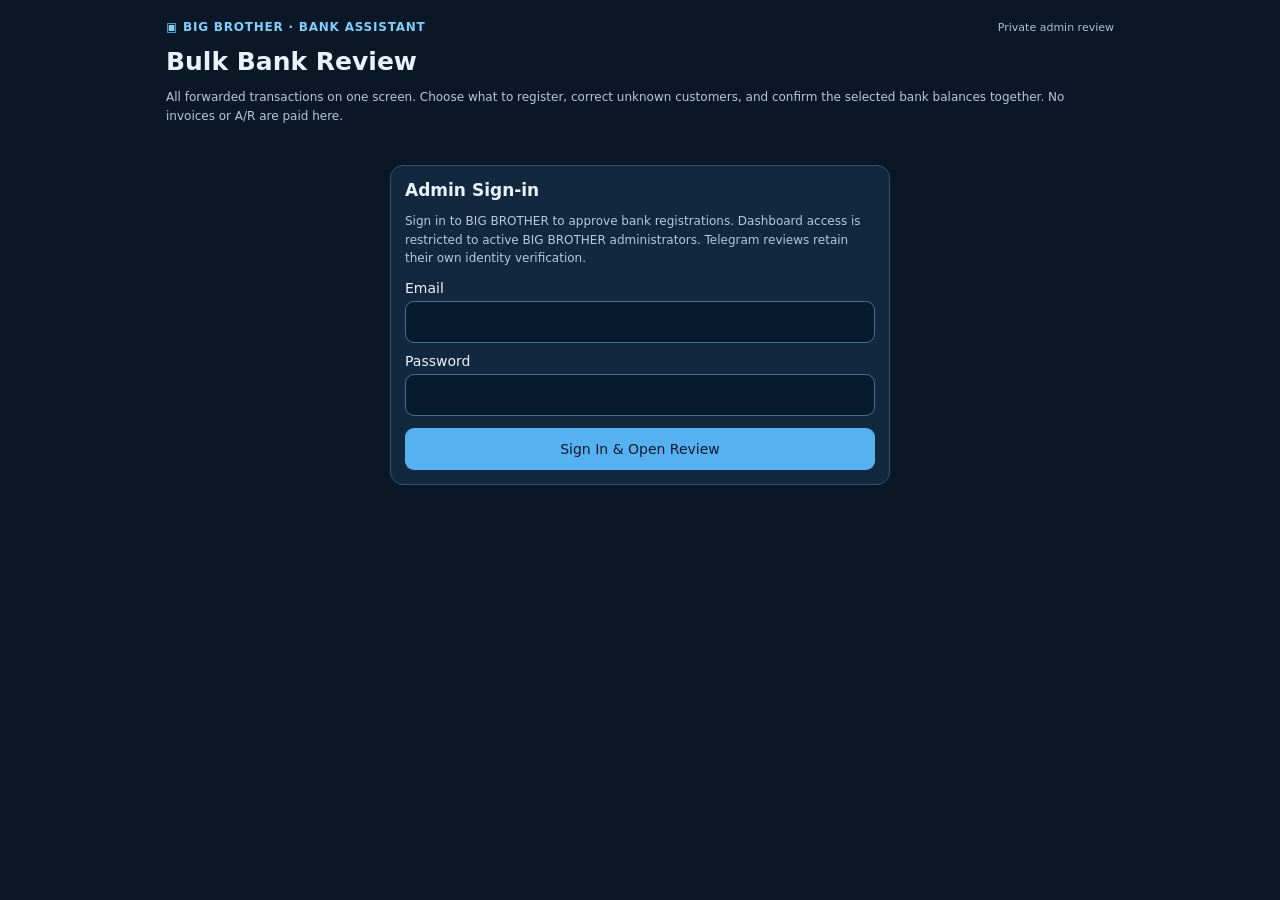
<file: dashboard-bank-review.html>
<!doctype html><html lang="en"><head><meta charset="utf-8"><meta name="viewport" content="width=device-width,initial-scale=1"><title>BIG BROTHER · Bank Review</title><meta http-equiv="refresh" content="0;url=bank-transaction-bulk-review.html?dashboard=1"><script>location.replace("bank-transaction-bulk-review.html?dashboard=1");</script></head><body><p>Opening protected Bank Review… <a href="bank-transaction-bulk-review.html?dashboard=1">Continue</a></p></body></html>
</file>
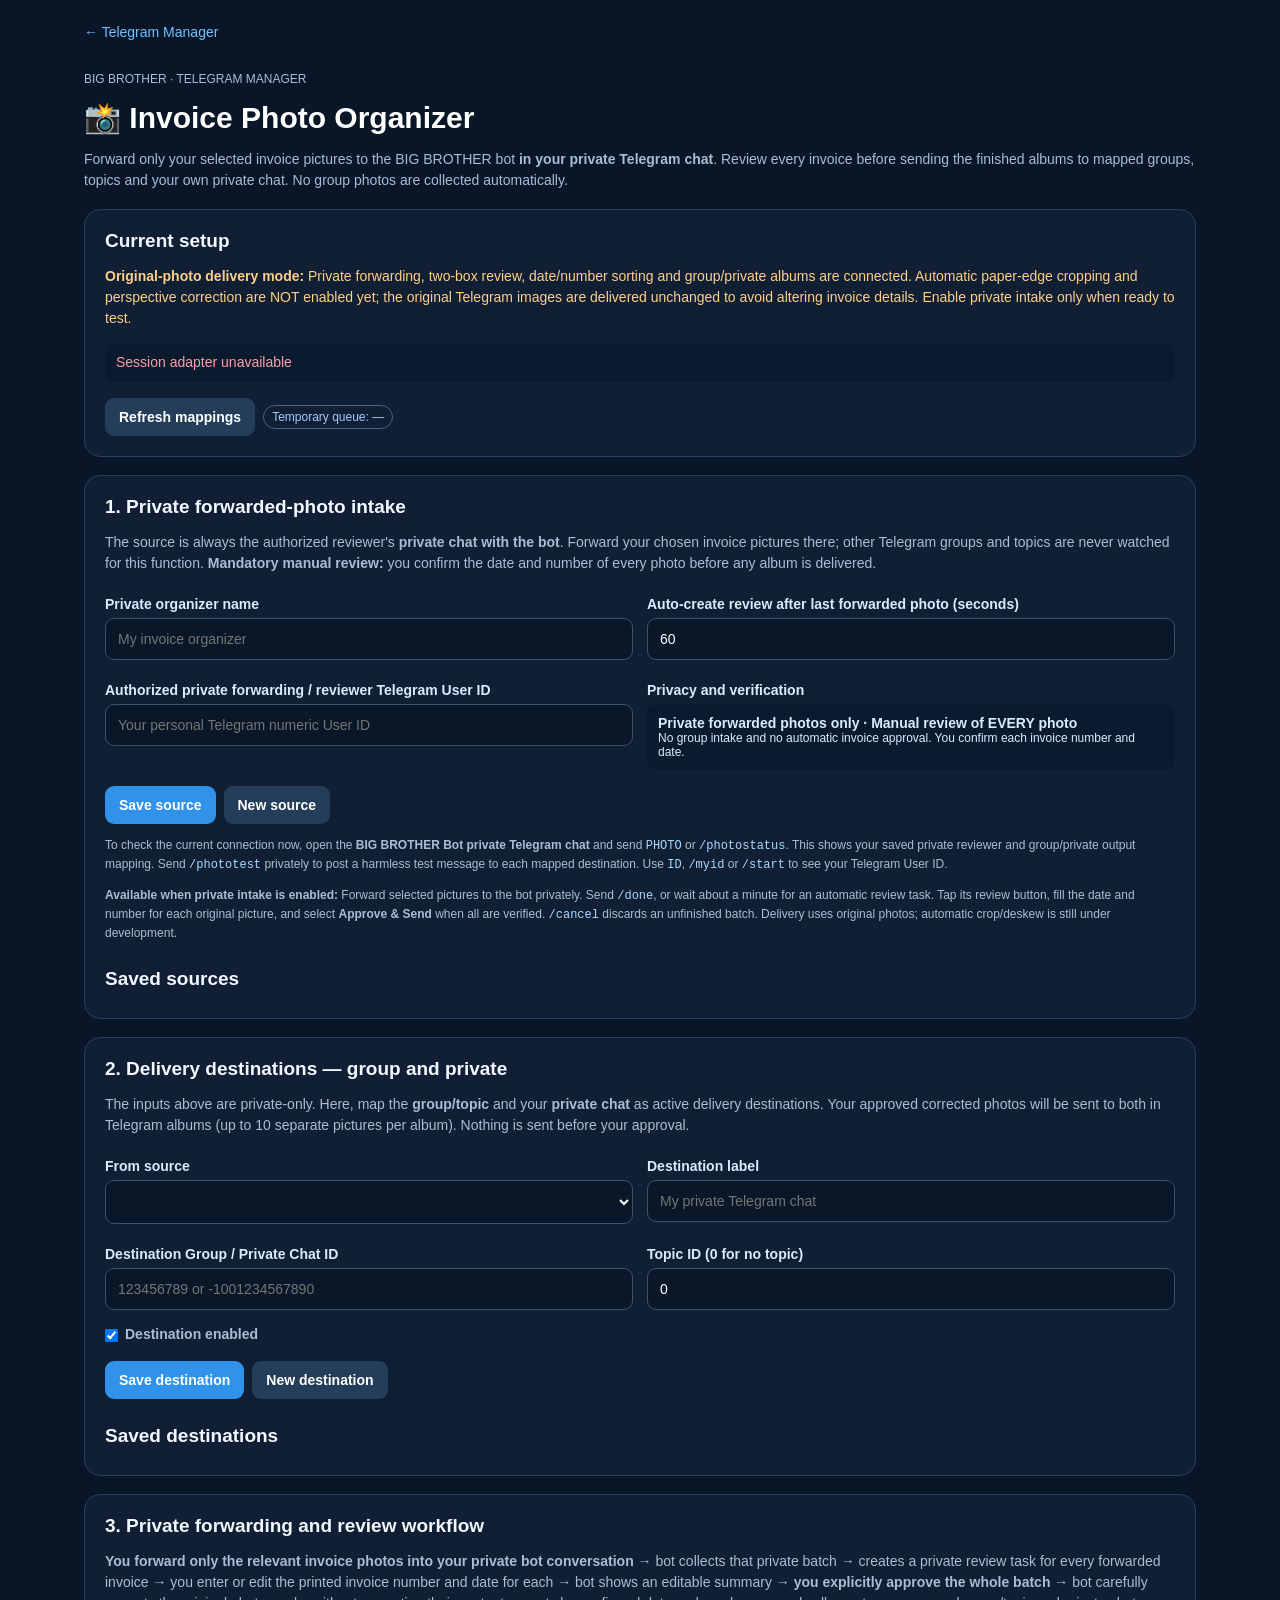
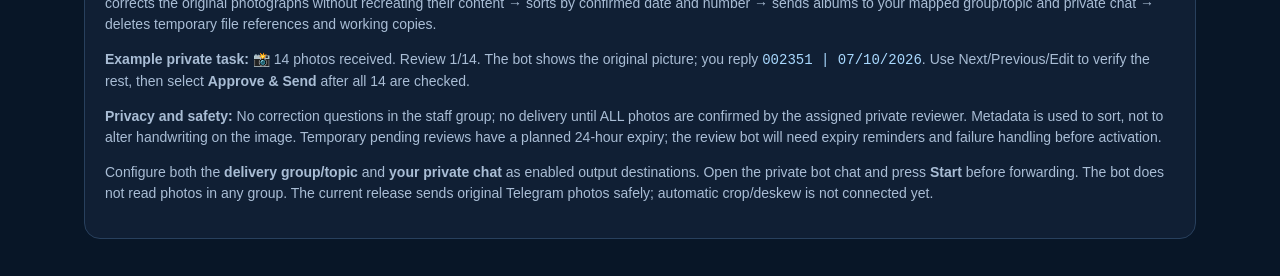
<file: invoice-photo-organizer.html>
<!doctype html>
<html lang="en"><head><meta charset="utf-8"/><meta name="viewport" content="width=device-width, initial-scale=1"/>
<title>BIG BROTHER — Invoice Photo Organizer</title>
<style>
:root{font-family:Inter,Arial,"Noto Sans Khmer",sans-serif;color:#dceaff;background:#081627;font-size:14px}
*{box-sizing:border-box}body{margin:0}main{max-width:1160px;margin:0 auto;padding:24px}
a{color:#72c0ff;text-decoration:none}.back{display:inline-block;margin-bottom:18px}h1{font-size:30px;margin:6px 0 8px;color:white}
h2{font-size:19px;margin:0 0 8px;color:#f3f7ff}p,small{color:#a9bdd5;line-height:1.5}
.panel{border:1px solid #28405d;background:#101f34;padding:20px;border-radius:16px;margin:18px 0}
.grid{display:grid;grid-template-columns:repeat(2,minmax(0,1fr));gap:14px}
label{display:block;font-weight:600;margin:8px 0 6px}input,select{width:100%;background:#0a1729;border:1px solid #3b526c;border-radius:9px;padding:12px;color:white;font:inherit}
input:focus,select:focus{outline:2px solid #62baff;outline-offset:1px}
input[type=checkbox]{width:auto;vertical-align:middle;margin:0 7px 0 0}
button{border:0;border-radius:9px;padding:11px 14px;cursor:pointer;background:#3092e9;color:white;font:inherit;font-weight:700}
button.secondary{background:#243d59}button.danger{background:#6c3341}button:disabled{opacity:.5;cursor:not-allowed}
.toolbar{display:flex;flex-wrap:wrap;align-items:center;gap:8px;margin-top:16px}
.small{font-size:12px}.row{border:1px solid #304762;border-radius:10px;padding:13px;margin:10px 0}
.row h3{font-size:15px;margin:0 0 6px;color:#fff}.row p{margin:4px 0;font-size:13px;word-break:break-word}
.chip{display:inline-block;border:1px solid #476483;border-radius:99px;padding:4px 8px;font-size:12px;color:#a4cdfb}
.warn{color:#ffcf87}.ok{color:#83e6bc}.status{background:#0b1b2d;border-radius:9px;padding:11px;min-height:39px;white-space:pre-wrap}
code{color:#a9d9ff}.hidden{display:none!important}
@media(max-width:700px){main{padding:14px}.grid{grid-template-columns:1fr}.panel{padding:14px}}
</style></head>
<body><main>
<a class="back" href="./">← Telegram Manager</a>
<p class="small">BIG BROTHER · TELEGRAM MANAGER</p>
<h1>📸 Invoice Photo Organizer</h1>
<p>Forward only your selected invoice pictures to the BIG BROTHER bot <strong>in your private Telegram chat</strong>. Review every invoice before sending the finished albums to mapped groups, topics and your own private chat. No group photos are collected automatically.</p>
<section class="panel">
<h2>Current setup</h2>
<p class="warn"><strong>Original-photo delivery mode:</strong> Private forwarding, two-box review, date/number sorting and group/private albums are connected. Automatic paper-edge cropping and perspective correction are NOT enabled yet; the original Telegram images are delivered unchanged to avoid altering invoice details. Enable private intake only when ready to test.</p>
<div id="status" class="status" role="status">Checking administrator session…</div>
<div class="toolbar"><button id="refresh" class="secondary">Refresh mappings</button><span class="chip" id="queueCount">Temporary queue: —</span></div>
</section>
<section class="panel">
<h2>1. Private forwarded-photo intake</h2>
<p>The source is always the authorized reviewer's <strong>private chat with the bot</strong>. Forward your chosen invoice pictures there; other Telegram groups and topics are never watched for this function. <strong>Mandatory manual review:</strong> you confirm the date and number of every photo before any album is delivered.</p>
<form id="sourceForm">
<input type="hidden" id="sourceId"/>
<div class="grid">
<div><label for="sourceLabel">Private organizer name</label><input id="sourceLabel" maxlength="120" required placeholder="My invoice organizer"/></div>
<div><label for="sourceIdle">Auto-create review after last forwarded photo (seconds)</label><input id="sourceIdle" type="number" step="1" min="15" max="600" value="60" required/></div>
<div><label for="reviewerUser">Authorized private forwarding / reviewer Telegram User ID</label><input id="reviewerUser" required inputmode="numeric" pattern="[0-9]{5,20}" placeholder="Your personal Telegram numeric User ID"/></div>
<div><label>Privacy and verification</label><div class="status"><strong>Private forwarded photos only · Manual review of EVERY photo</strong><div class="small">No group intake and no automatic invoice approval. You confirm each invoice number and date.</div></div></div>
</div>
<div class="toolbar"><button type="submit">Save source</button><button type="button" id="clearSource" class="secondary">New source</button></div>
</form>
<p class="small">To check the current connection now, open the <strong>BIG BROTHER Bot private Telegram chat</strong> and send <code>PHOTO</code> or <code>/photostatus</code>. This shows your saved private reviewer and group/private output mapping. Send <code>/phototest</code> privately to post a harmless test message to each mapped destination. Use <code>ID</code>, <code>/myid</code> or <code>/start</code> to see your Telegram User ID.</p>
<p class="small"><strong>Available when private intake is enabled:</strong> Forward selected pictures to the bot privately. Send <code>/done</code>, or wait about a minute for an automatic review task. Tap its review button, fill the date and number for each original picture, and select <strong>Approve &amp; Send</strong> when all are verified. <code>/cancel</code> discards an unfinished batch. Delivery uses original photos; automatic crop/deskew is still under development.</p>
<h2 style="margin-top:26px">Saved sources</h2><div id="sources"></div>
</section>
<section class="panel">
<h2>2. Delivery destinations — group and private</h2>
<p>The inputs above are private-only. Here, map the <strong>group/topic</strong> and your <strong>private chat</strong> as active delivery destinations. Your approved corrected photos will be sent to both in Telegram albums (up to 10 separate pictures per album). Nothing is sent before your approval.</p>
<form id="destForm">
<input type="hidden" id="destId"/>
<div class="grid">
<div><label for="destRoute">From source</label><select id="destRoute" required></select></div>
<div><label for="destLabel">Destination label</label><input id="destLabel" required maxlength="120" placeholder="My private Telegram chat"/></div>
<div><label for="destChat">Destination Group / Private Chat ID</label><input id="destChat" required placeholder="123456789 or -1001234567890"/></div>
<div><label for="destThread">Topic ID (0 for no topic)</label><input id="destThread" type="number" min="0" step="1" value="0" required/></div>
</div>
<p><label><input type="checkbox" id="destEnabled" checked/>Destination enabled</label></p>
<div class="toolbar"><button type="submit">Save destination</button><button type="button" id="clearDest" class="secondary">New destination</button></div>
</form>
<h2 style="margin-top:26px">Saved destinations</h2><div id="destinations"></div>
</section>
<section class="panel">
<h2>3. Private forwarding and review workflow</h2>
<p><strong>You forward only the relevant invoice photos into your private bot conversation</strong> → bot collects that private batch → creates a private review task for every forwarded invoice → you enter or edit the printed invoice number and date for each → bot shows an editable summary → <strong>you explicitly approve the whole batch</strong> → bot carefully corrects the original photographs without recreating their content → sorts by confirmed date and number → sends albums to your mapped group/topic and private chat → deletes temporary file references and working copies.</p>
<p><strong>Example private task:</strong> 📸 14 photos received. Review 1/14. The bot shows the original picture; you reply <code>002351 | 07/10/2026</code>. Use Next/Previous/Edit to verify the rest, then select <strong>Approve &amp; Send</strong> after all 14 are checked.</p>
<p><strong>Privacy and safety:</strong> No correction questions in the staff group; no delivery until ALL photos are confirmed by the assigned private reviewer. Metadata is used to sort, not to alter handwriting on the image. Temporary pending reviews have a planned 24-hour expiry; the review bot will need expiry reminders and failure handling before activation.</p>
<p>Configure both the <strong>delivery group/topic</strong> and <strong>your private chat</strong> as enabled output destinations. Open the private bot chat and press <strong>Start</strong> before forwarding. The bot does not read photos in any group. The current release sends original Telegram photos safely; automatic crop/deskew is not connected yet.</p>
</section>
</main>
<script src="https://angsokhey11-cloud.github.io/big-brother-admin-work/supabase-admin-work-adapter.js"></script>
<script>
(()=>{
'use strict';
const api=window.BBAdminWorkAdapter;
const $=id=>document.getElementById(id);
const endpoint='https://sjfhlaclgmkwwofzstok.supabase.co/functions/v1/bb-invoice-photo-routing';
let routes=[],destinations=[];
const esc=s=>String(s??'').replace(/[&<>"']/g,ch=>({'&':'&amp;','<':'&lt;','>':'&gt;','"':'&quot;',"'":'&#39;'}[ch]));
function status(message,isError=false){$('status').textContent=message;$('status').style.color=isError?'#ff9caa':'#97d7b0'}
async function call(action,extra={}){
 if(!api)throw Error('Session adapter unavailable');
 const session=await api.ensureSession();
 const request=()=>fetch(endpoint,{method:'POST',headers:{'Content-Type':'application/json',Authorization:'Bearer '+session.access_token},body:JSON.stringify({action,...extra})});
 const response=await request(),data=await response.json().catch(()=>({}));
 if(!response.ok||!data.ok)throw Error(data.error||'Request failed ('+response.status+')');
 return data;
}
function render(){
 $('queueCount').textContent='Temporary queue: 0 images stored';
 const routeChoices=routes.map(r=>'<option value="'+r.route_id+'">'+esc(r.route_label)+' (private)</option>').join('');
 const previous=$('destRoute').value;
 $('destRoute').innerHTML='<option value="">Select a source…</option>'+routeChoices;
 if(routes.some(r=>String(r.route_id)===previous))$('destRoute').value=previous;
 $('sources').innerHTML=routes.length?routes.map(r=>
  '<div class="row"><h3>'+esc(r.route_label)+' <span class="chip">'+(r.active?'Private intake enabled':'Private intake paused')+'</span></h3>'+
  '<p>Private intake/reviewer: <code>'+esc(r.reviewer_telegram_user_id||'Not set')+'</code> · Auto-review idle: '+esc(r.idle_seconds)+'s · Intake: <strong>Only pictures forwarded privately</strong> · Verification: <strong>Manual review of every photo</strong></p>'+
  '<div class="toolbar"><button type="button" class="secondary" data-route-edit="'+r.route_id+'">Edit</button>'+
  '<button type="button" class="secondary" data-route-toggle="'+r.route_id+'">'+(r.active?'Pause private intake':'Enable private intake')+'</button>'+ 
  '<button type="button" class="secondary" data-reviewer-test="'+r.route_id+'">Test private reviewer</button>'+
  '<button type="button" class="danger" data-route-remove="'+r.route_id+'">Delete</button></div></div>'
 ).join(''):'<p>No sources configured yet.</p>';
 $('destinations').innerHTML=destinations.length?destinations.map(d=>{
  const r=routes.find(x=>x.route_id===d.route_id);
  return '<div class="row"><h3>'+esc(d.destination_label)+' <span class="chip">'+(d.active?'Enabled':'Disabled')+'</span></h3>'+
   '<p>Source: '+esc(r?.route_label||d.route_id)+' · Destination: <code>'+esc(d.telegram_chat_id)+'</code> · Topic: '+esc(d.telegram_thread_id)+'</p>'+
   '<div class="toolbar"><button type="button" class="secondary" data-dest-edit="'+d.destination_id+'">Edit</button>'+
   '<button type="button" class="secondary" data-dest-test="'+d.destination_id+'">Send harmless test</button>'+
   '<button type="button" class="danger" data-dest-remove="'+d.destination_id+'">Delete</button></div></div>';
 }).join(''):'<p>No destinations configured yet.</p>';
}
async function load(){
 try{status('Loading current mappings…');const r=await call('list');routes=r.routes;destinations=r.destinations;render();$('queueCount').textContent='Temporary queue: '+r.queued+' references';status('✅ Admin routing loaded. Processing remains inactive until the image worker is tested.')}
 catch(e){status(e.message,true)}
}
function resetSource(){$('sourceForm').reset();$('sourceId').value='';$('sourceIdle').value=60}
function resetDest(){$('destForm').reset();$('destId').value='';$('destThread').value=0}
$('refresh').onclick=load;$('clearSource').onclick=resetSource;$('clearDest').onclick=resetDest;
$('sourceForm').onsubmit=async e=>{
 e.preventDefault();try{
  await call('route_save',{route_id:$('sourceId').value||null,route_label:$('sourceLabel').value,idle_seconds:Number($('sourceIdle').value),reviewer_telegram_user_id:$('reviewerUser').value.trim()});
  resetSource();await load();status('✅ Source saved (inactive until the processor is verified).');
 }catch(err){status(err.message,true)}
};
$('destForm').onsubmit=async e=>{
 e.preventDefault();try{
  await call('destination_save',{destination_id:$('destId').value||null,route_id:Number($('destRoute').value),destination_label:$('destLabel').value,telegram_chat_id:$('destChat').value.trim(),telegram_thread_id:Number($('destThread').value),active:$('destEnabled').checked});
  resetDest();await load();status('✅ Destination saved.');
 }catch(err){status(err.message,true)}
};
$('sources').onclick=async e=>{
 const edit=e.target.closest('[data-route-edit]'),remove=e.target.closest('[data-route-remove]'),test=e.target.closest('[data-reviewer-test]'),toggle=e.target.closest('[data-route-toggle]');
 if(edit){const r=routes.find(x=>String(x.route_id)===edit.dataset.routeEdit);if(!r)return;
  $('sourceId').value=r.route_id;$('sourceLabel').value=r.route_label;
  $('sourceIdle').value=r.idle_seconds;$('reviewerUser').value=r.reviewer_telegram_user_id||'';$('sourceForm').scrollIntoView({behavior:'smooth'});}
 if(toggle){
  const r=routes.find(x=>String(x.route_id)===toggle.dataset.routeToggle);
  if(!r)return;
  const next=!r.active;
  if(next&&!confirm('Enable PRIVATE forwarding intake and real invoice album delivery? Use a non-sensitive test invoice first. Groups will remain OUTPUT only.'))return;
  if(!next&&!confirm('Pause collecting new privately forwarded invoice photos?'))return;
  try{await call('route_set_active',{route_id:Number(r.route_id),active:next});await load();status(next?'✅ Private forwarding intake enabled. Test with one sample forwarded invoice first.':'⏸ Private forwarding intake paused.')}
  catch(err){status(err.message,true)}
 }
 if(test){if(!confirm('Send a harmless test message to the mapped private reviewer?'))return;
  try{await call('reviewer_test',{route_id:Number(test.dataset.reviewerTest)});status('✅ Private reviewer test delivered.')}catch(err){status(err.message,true)}}
 if(remove){if(!confirm('Delete this source and all its destination mappings?'))return;
  try{await call('route_delete',{route_id:Number(remove.dataset.routeRemove)});await load()}catch(err){status(err.message,true)}}
};
$('destinations').onclick=async e=>{
 const edit=e.target.closest('[data-dest-edit]'),test=e.target.closest('[data-dest-test]'),remove=e.target.closest('[data-dest-remove]');
 if(edit){const d=destinations.find(x=>String(x.destination_id)===edit.dataset.destEdit);if(!d)return;
  $('destId').value=d.destination_id;$('destRoute').value=d.route_id;$('destLabel').value=d.destination_label;
  $('destChat').value=d.telegram_chat_id;$('destThread').value=d.telegram_thread_id;$('destEnabled').checked=d.active;$('destForm').scrollIntoView({behavior:'smooth'});}
 if(test){if(!confirm('Send a harmless test message to this Telegram destination?'))return;
  try{await call('destination_test',{destination_id:Number(test.dataset.destTest)});status('✅ Test message delivered.')}catch(err){status(err.message,true)}}
 if(remove){if(!confirm('Delete this destination mapping?'))return;
  try{await call('destination_delete',{destination_id:Number(remove.dataset.destRemove)});await load()}catch(err){status(err.message,true)}}
};
load();
})();
</script></body></html>
</file>
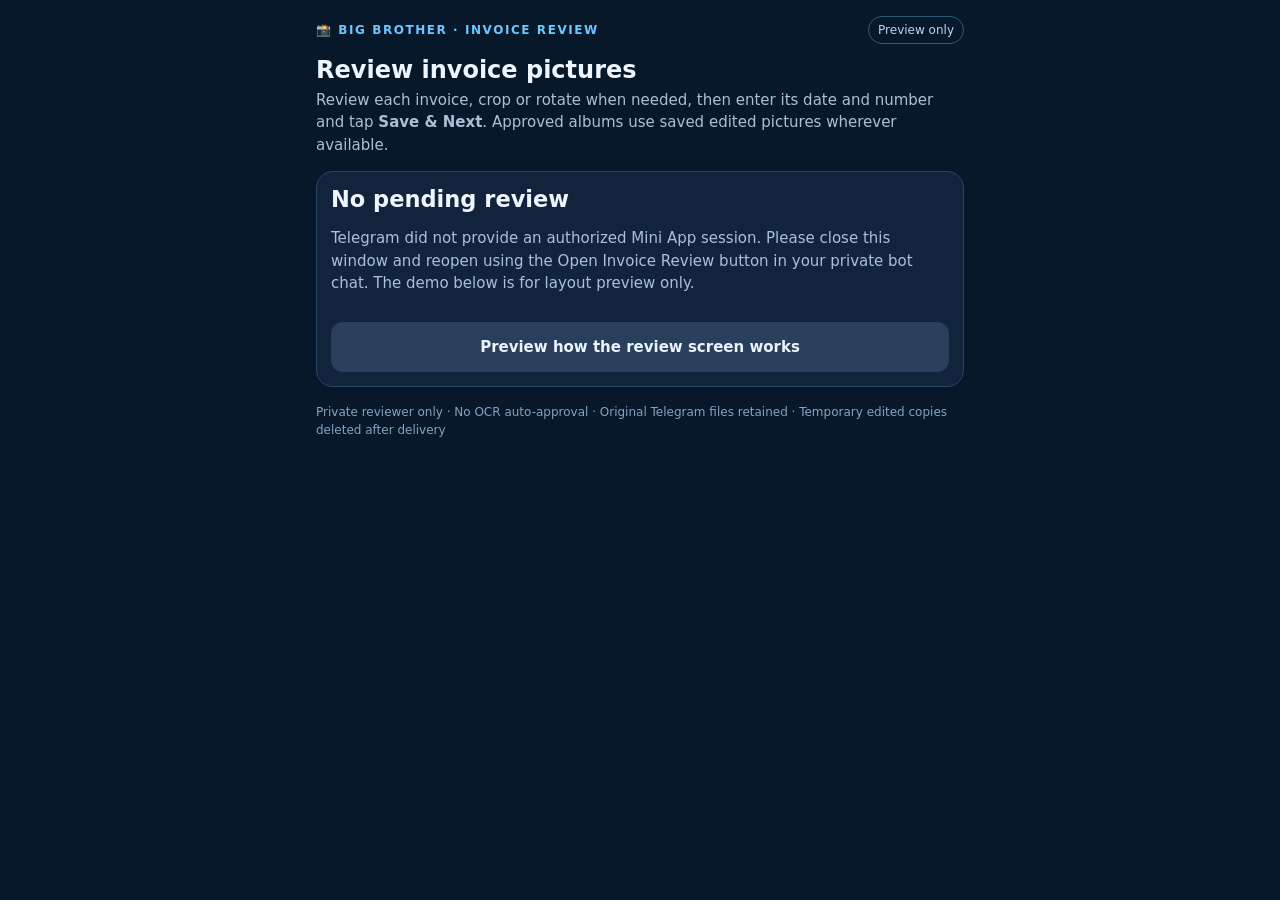
<file: invoice-photo-review.html>
<!doctype html>
<html lang="en"><head><meta charset="UTF-8"><meta name="viewport" content="width=device-width,initial-scale=1,viewport-fit=cover">
<title>BIG BROTHER — Invoice Review</title>
<script src="https://telegram.org/js/telegram-web-app.js"></script>
<style>
:root{font-family:Inter,system-ui,Arial,"Noto Sans Khmer",sans-serif;background:#08182b;color:#eff5ff;font-size:15px}
*{box-sizing:border-box}body{margin:0;padding:0}button,input{font:inherit}
.wrap{max-width:680px;margin:auto;padding:16px 16px max(32px,env(safe-area-inset-bottom))}
.top{display:flex;align-items:center;justify-content:space-between;gap:8px}
.logo{font-size:12px;letter-spacing:.13em;color:#6cc6ff;font-weight:800}
.pill{padding:6px 9px;border:1px solid #315875;border-radius:99px;color:#bad6ef;font-size:12px}
h1{font-size:24px;line-height:1.2;margin:12px 0 4px}p,.subtle{color:#aac0d6;line-height:1.5}
.msg{background:#112945;border:1px solid #315677;padding:12px;border-radius:12px;margin:14px 0;white-space:pre-wrap}
.msg.error{border-color:#a8545d;color:#ffc0c4}
.card{background:#12243c;border:1px solid #294667;border-radius:17px;padding:14px;margin-top:14px}
.row{display:flex;align-items:center;gap:12px;justify-content:space-between}
.progress{height:8px;border-radius:99px;background:#2a3a51;overflow:hidden;margin:14px 0}
.fill{height:100%;background:linear-gradient(90deg,#4db1ff,#6fddac);transition:width .2s}
.preview{height:min(50vh,470px);min-height:230px;display:flex;align-items:center;justify-content:center;background:#081421;border:1px dashed #47617c;border-radius:12px;overflow:hidden;margin:10px 0 15px}
.preview img{width:100%;height:100%;object-fit:contain}
.preview .placeholder{color:#819bb6;text-align:center;padding:24px;line-height:1.7}
label{display:block;margin:14px 0 7px;font-size:14px;font-weight:700}
input{width:100%;border:1px solid #426182;background:#0a1b30;color:white;border-radius:12px;padding:13px 14px;min-height:50px}
input:focus{outline:2px solid #6abfff;outline-offset:1px}
.buttonrow{display:grid;grid-template-columns:1fr 1.5fr;gap:10px;margin-top:18px}
button{border:none;border-radius:12px;font-weight:750;padding:14px 12px;cursor:pointer;min-height:50px}
button:disabled{cursor:not-allowed;opacity:.42}
.primary{background:#3da1f2;color:#071829}.secondary{background:#293f5b;color:#eaf4ff}
.wide{width:100%;margin-top:12px}.hide{display:none!important}
.summaryrow{border:1px solid #355272;border-radius:10px;padding:12px;margin-top:8px;display:flex;justify-content:space-between;gap:8px;align-items:center}
.summaryrow strong{font-weight:800;letter-spacing:.02em}.summaryrow span{display:block;color:#9fb5ce;font-size:12px;margin-top:4px}
.summaryrow button{padding:8px 12px;min-height:34px;background:#294a6a;color:#e6f3ff}
kbd{background:#274361;border-radius:5px;padding:2px 5px;color:#e8f5ff}
.footer{font-size:12px;color:#83a3bf;margin-top:16px}
[aria-live]{min-height:1em}
.day-group{background:#0c1c30;border:1px solid #345778;border-radius:12px;padding:12px;margin:12px 0}
.day-group h3{margin:0 0 8px;font-size:15px;color:#eaf5ff}
.range-line{padding:9px 0;border-top:1px solid #29415d;line-height:1.55;overflow-wrap:anywhere}
.range-line strong{color:#91d2ff}
.range-line small{display:block;color:#b1c6df;line-height:1.55}
.note{font-size:12px;color:#9ab7d5;line-height:1.55;margin:6px 0 14px}
.editbar{display:flex;gap:8px;flex-wrap:wrap;margin:9px 0}
.editbar button,.edittools button{flex:1;min-width:104px;min-height:42px;padding:9px;font-size:13px}
.editpanel{background:#08182c;border:1px solid #426182;padding:12px;border-radius:12px;margin:10px 0}
.editpanel canvas{width:100%;height:auto;display:block;background:white;border-radius:5px;touch-action:none;cursor:crosshair}
.edittools{display:flex;gap:8px;flex-wrap:wrap;margin-top:10px}
.angleline{display:flex;gap:10px;align-items:center;margin-top:10px}
.angleline input{flex:1;min-height:30px;padding:0;accent-color:#53b7ff}
.angleline output{min-width:49px;text-align:right;font-variant-numeric:tabular-nums}
.editnote{font-size:12px;color:#adc9e6;line-height:1.5;margin:9px 0 0}
</style></head>
<body><main class="wrap">
<div class="top"><span class="logo">📸 BIG BROTHER · INVOICE REVIEW</span><span class="pill" id="mode">Loading…</span></div>
<h1>Review invoice pictures</h1>
<p style="margin-top:0">Review each invoice, crop or rotate when needed, then enter its date and number and tap <strong>Save &amp; Next</strong>. Approved albums use saved edited pictures wherever available.</p>
<div id="alert" class="msg hide" role="status" aria-live="polite"></div>
<div id="loading" class="card">Checking your private Telegram review task…</div>
<div id="empty" class="card hide">
 <h2 style="margin:0 0 10px">No pending review</h2>
 <p id="emptyText">Your selected invoice pictures will appear here after the bot prepares a task.</p>
 <button id="demo" class="secondary wide">Preview how the review screen works</button>
</div>
<section id="review" class="hide">
 <div class="card">
  <div class="row"><strong id="counter">Picture 1 of 1</strong><span id="reviewCount" class="pill">0 confirmed</span></div>
  <div class="progress"><div class="fill" id="bar" style="width:0%"></div></div>
  <div class="preview"><div class="placeholder" id="photoPlaceholder">📷<br>Loading the original invoice picture…</div><img class="hide" id="photo" alt="Original invoice photo to review"/></div>
  <div class="editbar" id="editBar"><button type="button" class="secondary" id="openEdit">✂ Crop / Rotate</button><button type="button" class="secondary" id="restoreOriginal">↩ Restore Original</button></div>
  <section class="editpanel hide" id="editor" aria-label="Invoice picture editor">
   <p class="editnote">Drag a rectangle on the picture to crop. Use the slider for angles from −180° to +180°. Edits are saved when you tap Save &amp; Next.</p>
   <canvas id="editCanvas" aria-label="Drag to select crop area"></canvas>
   <div class="edittools"><button type="button" class="secondary" id="leftRotate">↺ −90°</button><button type="button" class="secondary" id="rightRotate">↻ +90°</button></div>
   <div class="angleline"><input type="range" min="-180" max="180" step="1" value="0" id="angle" aria-label="Rotation in degrees"><output id="angleText" for="angle">0°</output></div>
   <div class="edittools"><button type="button" class="secondary" id="applyCrop" disabled>✂ Apply Crop</button><button type="button" class="secondary" id="cancelEdit">Cancel</button><button type="button" class="primary" id="useEdit">Use Edited Picture</button></div>
  </section>
  <p id="photoHint" class="subtle" style="margin:0;font-size:12px">Unedited Telegram picture.</p>
  <form id="form">
   <label for="date">Invoice Date</label>
   <input type="date" id="date" required>
   <label for="number">Invoice Number</label>
   <input id="number" type="text" inputmode="numeric" autocomplete="off" maxlength="16" pattern="[0-9]{1,16}" placeholder="e.g. 002351" required>
   <p class="subtle" style="font-size:12px;margin:9px 0 0">⌨️ Use ↑ or ↓ to switch between Date and Invoice Number.</p>
   <div class="buttonrow"><button class="secondary" type="button" id="prev">← Previous</button><button class="primary" id="next" type="submit">Save &amp; Next →</button></div>
  </form>
 </div>
 <button class="secondary wide" id="summaryButton">Review summary</button>
</section>
<section id="summary" class="card hide">
 <div class="row"><h2 style="margin:0">Batch review summary</h2><span id="completeCount" class="pill"></span></div>
 <p>Check all invoice dates and numbers. Tap Edit to return to any picture.</p>
 <h3 style="margin:16px 0 8px">📅 Summary by date &amp; invoice range</h3>
 <p class="note">Separate number ranges are detected when the gap between two confirmed invoice numbers is over 20. “Range difference” = last − first; “Skip positions” are missing offsets from the start, beginning at 01.</p>
 <div id="rangeSummary"></div>
 <h3 style="margin:18px 0 8px">🧾 Individual invoices</h3>
 <div id="summaryList"></div>
 <p id="deliveryNotice" class="subtle">After confirming all pictures, the bot will send saved edited photos where available and originals for the rest.</p>
 <button class="primary wide" id="approve" disabled>Approve &amp; Send</button>
 <button class="secondary wide" id="backToReview">← Back to pictures</button>
</section>
<p class="footer">Private reviewer only · No OCR auto-approval · Original Telegram files retained · Temporary edited copies deleted after delivery</p>
</main>
<script>
(()=>{
"use strict";
const tg=window.Telegram?.WebApp,initData=tg?.initData||"";
const api="https://sjfhlaclgmkwwofzstok.supabase.co/functions/v1/bb-invoice-photo-review";
const el=id=>document.getElementById(id);
let items=[],batch=null,index=0,preview=false,blobUrl=null,busy=false,rememberedDate="";
let pendingImage=null,resetOriginal=false,sourceCanvas=null,rotatedCanvas=null,editAngle=0,cropStart=null,cropEnd=null,cropping=false;
tg?.ready?.();tg?.expand?.();
const safe=(x)=>String(x??"");
const status=(message,error=false)=>{el("alert").textContent=message;el("alert").className="msg"+(error?" error":"");el("alert").classList.remove("hide")};
const clearStatus=()=>el("alert").classList.add("hide");
function section(name){for(const id of ["loading","empty","review","summary"])el(id).classList.toggle("hide",id!==name)}
async function call(action,args={},image=false,upload=null){
 let options={method:"POST"};
 if(upload){
  const form=new FormData();
  for(const [key,value] of Object.entries({action,init_data:initData,...args}))form.append(key,String(value));
  form.append("edited_image",upload,"edited-invoice.jpg");
  options.body=form;
 }else{
  options.headers={"content-type":"application/json"};
  options.body=JSON.stringify({action,init_data:initData,...args});
 }
 const res=await fetch(api,options);
 if(!res.ok){let msg;try{msg=(await res.json()).error}catch{}throw Error(msg||"Request failed. Please reopen the review from Telegram.");}
 if(image)return await res.blob();
 const data=await res.json();if(!data.ok)throw Error(data.error||"Request failed");return data;
}
function completed(){return items.filter(x=>x.review_state==="confirmed"&&x.invoice_no&&x.invoice_date).length}
function setPhoto(src){if(blobUrl){URL.revokeObjectURL(blobUrl);blobUrl=null}if(src){blobUrl=src;el("photo").src=src;el("photo").classList.remove("hide");el("photoPlaceholder").classList.add("hide")}else{el("photo").classList.add("hide");el("photoPlaceholder").classList.remove("hide")}}
let renderToken=0;
function closeEditor(){
 el("editor").classList.add("hide");el("photo").classList.remove("hide");
 sourceCanvas=null;rotatedCanvas=null;cropStart=null;cropEnd=null;cropping=false;
}
function canvasFromImage(img){
 const scale=Math.min(1,2400/Math.max(img.naturalWidth,img.naturalHeight));
 const canvas=document.createElement("canvas");
 canvas.width=Math.max(1,Math.round(img.naturalWidth*scale));
 canvas.height=Math.max(1,Math.round(img.naturalHeight*scale));
 const ctx=canvas.getContext("2d");
 ctx.fillStyle="#fff";ctx.fillRect(0,0,canvas.width,canvas.height);
 ctx.drawImage(img,0,0,canvas.width,canvas.height);
 return canvas;
}
function rotatedImage(){
 const radians=editAngle*Math.PI/180,cos=Math.abs(Math.cos(radians)),sin=Math.abs(Math.sin(radians));
 const canvas=document.createElement("canvas");
 canvas.width=Math.ceil(sourceCanvas.width*cos+sourceCanvas.height*sin);
 canvas.height=Math.ceil(sourceCanvas.width*sin+sourceCanvas.height*cos);
 const ctx=canvas.getContext("2d");
 ctx.fillStyle="#fff";ctx.fillRect(0,0,canvas.width,canvas.height);
 ctx.translate(canvas.width/2,canvas.height/2);
 ctx.rotate(radians);
 ctx.drawImage(sourceCanvas,-sourceCanvas.width/2,-sourceCanvas.height/2);
 return canvas;
}
function drawEditor(recalculate=false){
 if(!sourceCanvas)return;
 if(recalculate||!rotatedCanvas)rotatedCanvas=rotatedImage();
 const canvas=el("editCanvas"),factor=Math.min(1,1100/Math.max(rotatedCanvas.width,rotatedCanvas.height));
 const w=Math.max(1,Math.round(rotatedCanvas.width*factor)),h=Math.max(1,Math.round(rotatedCanvas.height*factor));
 if(canvas.width!==w)canvas.width=w;
 if(canvas.height!==h)canvas.height=h;
 const ctx=canvas.getContext("2d");ctx.clearRect(0,0,w,h);
 ctx.drawImage(rotatedCanvas,0,0,w,h);
 if(cropStart&&cropEnd){
  const x=Math.min(cropStart.x,cropEnd.x),y=Math.min(cropStart.y,cropEnd.y);
  const cw=Math.abs(cropEnd.x-cropStart.x),ch=Math.abs(cropEnd.y-cropStart.y);
  ctx.fillStyle="rgba(2,13,28,.3)";ctx.fillRect(0,0,w,h);
  ctx.clearRect(x,y,cw,ch);
  ctx.drawImage(rotatedCanvas,x*rotatedCanvas.width/w,y*rotatedCanvas.height/h,
    cw*rotatedCanvas.width/w,ch*rotatedCanvas.height/h,x,y,cw,ch);
  ctx.strokeStyle="#54baff";ctx.lineWidth=3;ctx.strokeRect(x,y,cw,ch);
  el("applyCrop").disabled=cw<15||ch<15;
 }else el("applyCrop").disabled=true;
 el("angle").value=String(editAngle);
 el("angleText").textContent=editAngle+"°";
}
function pointerPos(e){
 const canvas=el("editCanvas"),rect=canvas.getBoundingClientRect();
 return {x:Math.max(0,Math.min(canvas.width,(e.clientX-rect.left)*canvas.width/rect.width)),
         y:Math.max(0,Math.min(canvas.height,(e.clientY-rect.top)*canvas.height/rect.height))};
}
el("editCanvas").addEventListener("pointerdown",e=>{
 if(!sourceCanvas)return;
 e.preventDefault();
 cropStart=pointerPos(e);cropEnd={...cropStart};cropping=true;
 el("editCanvas").setPointerCapture(e.pointerId);drawEditor();
});
el("editCanvas").addEventListener("pointermove",e=>{
 if(!cropping)return;cropEnd=pointerPos(e);drawEditor();
});
function finishCrop(e){
 if(!cropping)return;
 cropEnd=pointerPos(e);cropping=false;drawEditor();
}
el("editCanvas").addEventListener("pointerup",finishCrop);
el("editCanvas").addEventListener("pointercancel",()=>{cropping=false;cropStart=null;cropEnd=null;drawEditor()});
el("applyCrop").onclick=()=>{
 if(!rotatedCanvas||!cropStart||!cropEnd)return;
 const canvas=el("editCanvas"),sx=rotatedCanvas.width/canvas.width,sy=rotatedCanvas.height/canvas.height;
 const x=Math.max(0,Math.floor(Math.min(cropStart.x,cropEnd.x)*sx));
 const y=Math.max(0,Math.floor(Math.min(cropStart.y,cropEnd.y)*sy));
 const w=Math.min(rotatedCanvas.width-x,Math.ceil(Math.abs(cropStart.x-cropEnd.x)*sx));
 const h=Math.min(rotatedCanvas.height-y,Math.ceil(Math.abs(cropStart.y-cropEnd.y)*sy));
 if(w<20||h<20)return;
 const cropped=document.createElement("canvas");cropped.width=w;cropped.height=h;
 cropped.getContext("2d").drawImage(rotatedCanvas,x,y,w,h,0,0,w,h);
 sourceCanvas=cropped;editAngle=0;cropStart=null;cropEnd=null;drawEditor(true);
};
function setAngle(degrees){
 editAngle=Math.max(-180,Math.min(180,degrees));
 cropStart=null;cropEnd=null;drawEditor(true);
}
el("angle").oninput=()=>setAngle(Number(el("angle").value));
el("leftRotate").onclick=()=>setAngle(((editAngle-90+180+720)%360)-180);
el("rightRotate").onclick=()=>setAngle(((editAngle+90+180+720)%360)-180);
el("openEdit").onclick=async()=>{
 if(busy||!items.length||preview||!batch||batch.status!=="awaiting_review"||el("photo").classList.contains("hide"))return;
 try{
  const img=new Image();
  await new Promise((resolve,reject)=>{img.onload=resolve;img.onerror=reject;img.src=el("photo").src;});
  sourceCanvas=canvasFromImage(img);editAngle=0;cropStart=null;cropEnd=null;
  el("editor").classList.remove("hide");el("photo").classList.add("hide");drawEditor(true);
 }catch(e){status("Unable to open image editor",true)}
};
el("cancelEdit").onclick=()=>closeEditor();
el("useEdit").onclick=async()=>{
 if(!sourceCanvas||busy)return;
 try{
  let output=rotatedImage();
  const scale=Math.min(1,2600/Math.max(output.width,output.height));
  if(scale<1){
   const shrunk=document.createElement("canvas");
   shrunk.width=Math.max(1,Math.round(output.width*scale));
   shrunk.height=Math.max(1,Math.round(output.height*scale));
   shrunk.getContext("2d").drawImage(output,0,0,shrunk.width,shrunk.height);
   output=shrunk;
  }
  let quality=.88,blob;
  do{
   blob=await new Promise(resolve=>output.toBlob(resolve,"image/jpeg",quality));
   if(!blob)throw Error("Unable to export edited image");
   quality-=.12;
  }while(blob.size>4_500_000&&quality>=.45);
  if(blob.size>5_000_000)throw Error("Edited image is too large. Please crop it closer.");
  pendingImage=blob;resetOriginal=false;
  closeEditor();setPhoto(URL.createObjectURL(blob));
  el("photoHint").textContent="Edited picture ready. Tap Save & Next to store it for final Telegram delivery.";
 }catch(e){status(e.message,true)}
};
el("restoreOriginal").onclick=async()=>{
 if(busy||preview||!batch||batch.status!=="awaiting_review")return;
 busy=true;
 try{
  const file=await call("photo",{batch_id:batch.batch_id,queue_id:items[index].queue_id,original:true},true);
  closeEditor();pendingImage=null;resetOriginal=true;setPhoto(URL.createObjectURL(file));
  el("photoHint").textContent="Original picture restored for this review. Tap Save & Next to remove the previous saved edit.";
 }catch(e){status(e.message,true)}
 finally{busy=false}
};
async function render(){
 if(!items.length){section("empty");return}
 section("review");clearStatus();
 closeEditor();pendingImage=null;resetOriginal=false;
 const i=items[index];if(!i)return;
 el("editBar").classList.toggle("hide",preview||batch?.status!=="awaiting_review");
 el("counter").textContent="Picture "+(index+1)+" of "+items.length;
 el("reviewCount").textContent=completed()+" confirmed";
 el("bar").style.width=Math.round(completed()/items.length*100)+"%";
 el("date").value=i.invoice_date||rememberedDate;
 el("number").value=i.invoice_no||"";
 // Always start the new invoice on Date. Keep photo visible rather than scrolling to the field.
 el("date").focus({preventScroll:true});
 el("prev").disabled=busy||index===0;
 el("next").textContent=index===items.length-1?"Save & Review Summary →":"Save & Next →";
 el("next").disabled=busy||(!preview&&batch?.status!=="awaiting_review");
 el("photoHint").textContent=preview?"DEMO ONLY — picture editing is disabled.":i.has_edit?"Saved edited version. You may edit again or restore the original.":"Original Telegram photo. Crop or rotate only if needed.";
 setPhoto(null);
 el("photoPlaceholder").textContent=preview?"📸\nOriginal invoice picture appears here when a real task is ready.":"Loading original invoice picture…";
 const t=++renderToken;
 if(preview)return;
 try{
  const file=await call("photo",{batch_id:batch.batch_id,queue_id:i.queue_id},true);
  if(t!==renderToken)return;
  setPhoto(URL.createObjectURL(file));
 }catch(err){if(t===renderToken){el("photoPlaceholder").textContent="Could not load this photo. Try opening the review again.";status(err.message,true)}}
}
async function saveCurrent(){
 const n=el("number").value.trim(),d=el("date").value;
 if(!/^[0-9]{1,16}$/.test(n))throw Error("Enter the invoice number using digits only (keep all leading zeros).");
 if(!/^\d{4}-\d{2}-\d{2}$/.test(d)||Number.isNaN(Date.parse(d)))throw Error("Select a valid invoice date.");
 const item=items[index];
 if(!preview){
  if(!el("editor").classList.contains("hide"))throw Error("Tap Use Edited Picture or Cancel before saving.");
  const r=await call("save",{batch_id:batch.batch_id,queue_id:item.queue_id,invoice_no:n,invoice_date:d,...(resetOriginal?{reset_original:true}:{})},false,pendingImage);
  Object.assign(item,r.item);
  pendingImage=null;resetOriginal=false;
 }else Object.assign(item,{invoice_no:n,invoice_date:d,review_state:"confirmed"});
 // Apply only to future, still-unreviewed pictures; never overwrite confirmed dates.
 rememberedDate=d;
}
async function move(next){
 if(busy)return;
 busy=true;
 let readyToSummarize=false;
 try{
  if(!el("form").reportValidity())return;
  await saveCurrent();
  if(next==="summary")readyToSummarize=true;
  else{
   index=Math.max(0,Math.min(items.length-1,index+Number(next)));
   await render();
  }
 }catch(e){status(e.message,true)}
 finally{
  // Always unlock controls BEFORE computing final summary button eligibility.
  busy=false;
  if(readyToSummarize)showSummary();
  if(!el("review").classList.contains("hide")){
   el("prev").disabled=index===0;
   el("next").disabled=!preview&&batch?.status!=="awaiting_review";
  }
 }
}
// Range detector: count actual reviewed invoice photos, not estimated sequence size.
// Start/end keep the reviewer-entered serial text including leading zeroes.
// Missing numbers are shown as offsets from each range's first invoice: e.g.
// 2220 -> 2225 becomes "05"; 3300 -> 3312 becomes "12".
function buildRangeSummary(rows){
 const perDate=new Map();
 for(const r of rows){
  if(r.review_state!=="confirmed"||!/^\d{4}-\d{2}-\d{2}$/.test(r.invoice_date||"")||!/^\d{1,16}$/.test(r.invoice_no||""))continue;
  if(!perDate.has(r.invoice_date))perDate.set(r.invoice_date,[]);
  perDate.get(r.invoice_date).push(r);
 }
 const days=[];
 for(const date of [...perDate.keys()].sort()){
  const invoices=perDate.get(date).slice().sort((a,b)=>{
   const diff=BigInt(a.invoice_no)-BigInt(b.invoice_no);
   return diff<0n?-1:diff>0n?1:Number(a.source_message_id||0)-Number(b.source_message_id||0);
  });
  const parts=[];
  for(const invoice of invoices){
   const n=BigInt(invoice.invoice_no);
   const last=parts[parts.length-1];
   if(!last||n-last.end>20n)parts.push({first:invoice.invoice_no,last:invoice.invoice_no,start:n,end:n,numbers:new Set([n.toString()]),count:1});
   else{last.last=invoice.invoice_no;last.end=n;last.numbers.add(n.toString());last.count++;}
  }
  const ranges=parts.map(g=>{
   const skip=[];
   for(let n=g.start+1n;n<g.end;n++)if(!g.numbers.has(n.toString()))skip.push(String(n-g.start).padStart(2,"0"));
   return {first:g.first,last:g.last,count:g.count,difference:String(g.end-g.start),skip};
  });
  days.push({date,count:invoices.length,ranges});
 }
 return days;
}
function readableInvoiceDate(date){
 const [y,m,d]=date.split("-");
 const months=["Jan","Feb","Mar","Apr","May","Jun","Jul","Aug","Sep","Oct","Nov","Dec"];
 return d+"-"+(months[Number(m)-1]||m)+"-"+y;
}
function renderRangeSummary(rows){
 const container=el("rangeSummary");
 container.replaceChildren();
 const dates=buildRangeSummary(rows);
 if(!dates.length){
  const msg=document.createElement("p");
  msg.className="note";msg.textContent="Confirm invoice dates and numbers to generate the date/range summary.";
  container.append(msg);
  return;
 }
 for(const day of dates){
  const card=document.createElement("div");card.className="day-group";
  const title=document.createElement("h3");
  title.textContent="📅 "+readableInvoiceDate(day.date)+" — "+day.count+" invoice"+(day.count===1?"":"s");
  card.append(title);
  day.ranges.forEach((range,j)=>{
   const line=document.createElement("div");line.className="range-line";
   const heading=document.createElement("strong");
   heading.textContent="Range "+(j+1)+": "+range.first+"–"+range.last+" = "+range.difference;
   const detail=document.createElement("small");
   detail.textContent=range.count+" reviewed invoice"+(range.count===1?"":"s")+" · Skip "+(range.skip.length?range.skip.join(", "):"None");
   line.append(heading,detail);card.append(line);
  });
  container.append(card);
 }
}

function showSummary(){
 section("summary");clearStatus();
 const n=completed();el("completeCount").textContent=n+"/"+items.length+" checked";
 renderRangeSummary(items);
 const arr=[...items].sort((a,b)=>safe(a.invoice_date).localeCompare(safe(b.invoice_date))||
  safe(a.invoice_no).localeCompare(safe(b.invoice_no),undefined,{numeric:true})||
  Number(a.source_message_id||0)-Number(b.source_message_id||0));
 el("summaryList").replaceChildren();
 for(const i of arr){
  const row=document.createElement("div");row.className="summaryrow";
  const info=document.createElement("div");const strong=document.createElement("strong");
  strong.textContent=i.invoice_no||"Not reviewed";const small=document.createElement("span");small.textContent=i.invoice_date||"Date missing";
  info.append(strong,small);
  if(i.has_edit){const edited=document.createElement("span");edited.textContent="✂ Edited picture";info.append(edited);}
  const edit=document.createElement("button");edit.type="button";edit.textContent="Edit";
  edit.onclick=()=>{index=items.findIndex(x=>x===i);render()};
  row.append(info,edit);el("summaryList").append(row);
 }
 const ready=n===items.length&&items.length>0;
 const isReview=batch?.status==="awaiting_review"&&!preview;
 const isFailed=batch?.status==="failed"&&!preview;
 const isCollecting=batch?.status==="collecting"&&!preview;
 const btn=el("approve");
 btn.disabled=busy||!ready||(!isReview&&!isFailed);
 btn.textContent=isFailed?"Retry failed album delivery":"Approve & Send";
 el("deliveryNotice").textContent=preview
  ?"UI preview only. Nothing is stored or sent."
  :isCollecting?"Still collecting forwarded photos. Wait a moment or send /done privately to the bot."
  :isFailed?"Some albums did not reach their destinations. Already delivered albums are tracked separately. If the bot reports an uncertain send, contact admin before retrying."
  :ready?"After approval, the bot sends SAVED edited pictures when available and originals for untouched invoices, sorted by date and number. Originals remain untouched."
  :"Complete the date and number for EVERY picture before approving.";
}
// Sticky date applies when the reviewer changes the field, including using a date picker.
for(const eventName of ["input","change"])el("date").addEventListener(eventName,()=>{
 if(el("date").value)rememberedDate=el("date").value;
});
// Physical keyboard navigation: ↑ and ↓ both toggle between the two review fields.
// Prevent native date-field arrow keys from silently changing the selected date.
for(const field of [el("date"),el("number")]){
 field.addEventListener("keydown",e=>{
  if(e.key!=="ArrowUp"&&e.key!=="ArrowDown")return;
  e.preventDefault();
  e.stopPropagation();
  const target=field===el("date")?el("number"):el("date");
  target.focus({preventScroll:true});
  if(target===el("number"))target.select();
 });
}
el("form").onsubmit=async(e)=>{e.preventDefault();await move(index===items.length-1?"summary":1)};
el("prev").onclick=async()=>{if(busy||index===0)return;const n=el("number").value.trim(),d=el("date").value;if(n&&d){await move(-1)}else{index--;await render()}};
el("summaryButton").onclick=()=>{
 if(!el("editor").classList.contains("hide")||pendingImage||resetOriginal){
  status("Tap Save & Next to save your picture changes before reviewing the summary.",true);return;
 }
 showSummary();
};
el("backToReview").onclick=()=>render();
el("approve").onclick=async()=>{
 if(busy||preview||!batch||completed()!==items.length||!items.length)return;
 const retry=batch.status==="failed";
 if(!retry&&!confirm("Approve ALL "+items.length+" reviewed invoices and send them to the mapped group/topic and your private chat?"))return;
 busy=true;el("approve").disabled=true;el("approve").textContent="Sending albums…";clearStatus();
 let deliveryError="";
 try{
  const out=await call(retry?"retry":"approve",{batch_id:batch.batch_id});
  if(!out.completed)throw Error("Delivery incomplete. Reopen review for details.");
  section("empty");el("mode").textContent="Delivered";el("empty").querySelector("h2").textContent="✅ All invoice albums delivered";
  el("emptyText").textContent="Your sorted photos were sent to both mapped destinations. Temporary review data was cleared. The bot also sent you a confirmation.";
  el("demo").classList.add("hide");batch=null;items=[];
 }catch(e){
  // A transport or validation error does NOT mean Telegram delivery failed.
  // Reload the authoritative server status before offering any retry.
  const errorMessage=e instanceof Error?e.message:String(e);
  try{
   if(batch&&!preview){
    const refreshed=await call("load",{batch_id:batch.batch_id});
    if(refreshed.batch){
     batch=refreshed.batch;
     if(Array.isArray(refreshed.items))items=refreshed.items;
    }
   }
  }catch(_){}
  deliveryError=errorMessage;
 }
 finally{
  busy=false;
  if(!el("summary").classList.contains("hide")){
    showSummary();
  }
  if(deliveryError)status(deliveryError,true);
 }
};
el("demo").onclick=()=>{
 preview=true;rememberedDate="";batch={status:"awaiting_review"};items=[
  {queue_id:1,source_message_id:1,invoice_no:"",invoice_date:"",review_state:"pending_review"},
  {queue_id:2,source_message_id:2,invoice_no:"",invoice_date:"",review_state:"pending_review"},
  {queue_id:3,source_message_id:3,invoice_no:"",invoice_date:"",review_state:"pending_review"}];
 index=0;el("mode").textContent="Demo";render();
};
async function init(){
 if(!initData){
  el("mode").textContent="Preview only";section("empty");
  el("emptyText").textContent="Telegram did not provide an authorized Mini App session. Please close this window and reopen using the Open Invoice Review button in your private bot chat. The demo below is for layout preview only.";
  return;
 }
 // Once Telegram supplies a signed session, never show fake demo invoices in place of a real batch.
 el("demo").textContent="Retry loading real invoices";
 el("demo").onclick=()=>{section("loading");init()};
 try{
  const out=await call("load");
  if(out.empty||!out.items?.length){el("mode").textContent="No review task";section("empty");el("emptyText").textContent="No active invoice batch yet. Forward your chosen invoice photos to the bot privately. Then tap /done or wait for the automatic review message.";return}
  batch=out.batch;items=out.items;index=items.findIndex(x=>x.review_state!=="confirmed");if(index<0)index=0;
  // Resume the saved date when reopening an interrupted review.
  rememberedDate=items.slice(0,index).reverse().find(x=>x.invoice_date)?.invoice_date||
    items.find(x=>x.invoice_date)?.invoice_date||"";
  el("mode").textContent=batch.status==="collecting"?"Collecting":batch.status==="failed"?"Delivery issue":"Private review";
  await render();
 }catch(e){el("mode").textContent="Connection issue";section("empty");el("emptyText").textContent="Your forwarded pictures are still saved. Loading failed: "+e.message+" Tap Retry loading real invoices; do not forward the pictures again.";}
}
init();
})();
</script>
</body></html>
</file>
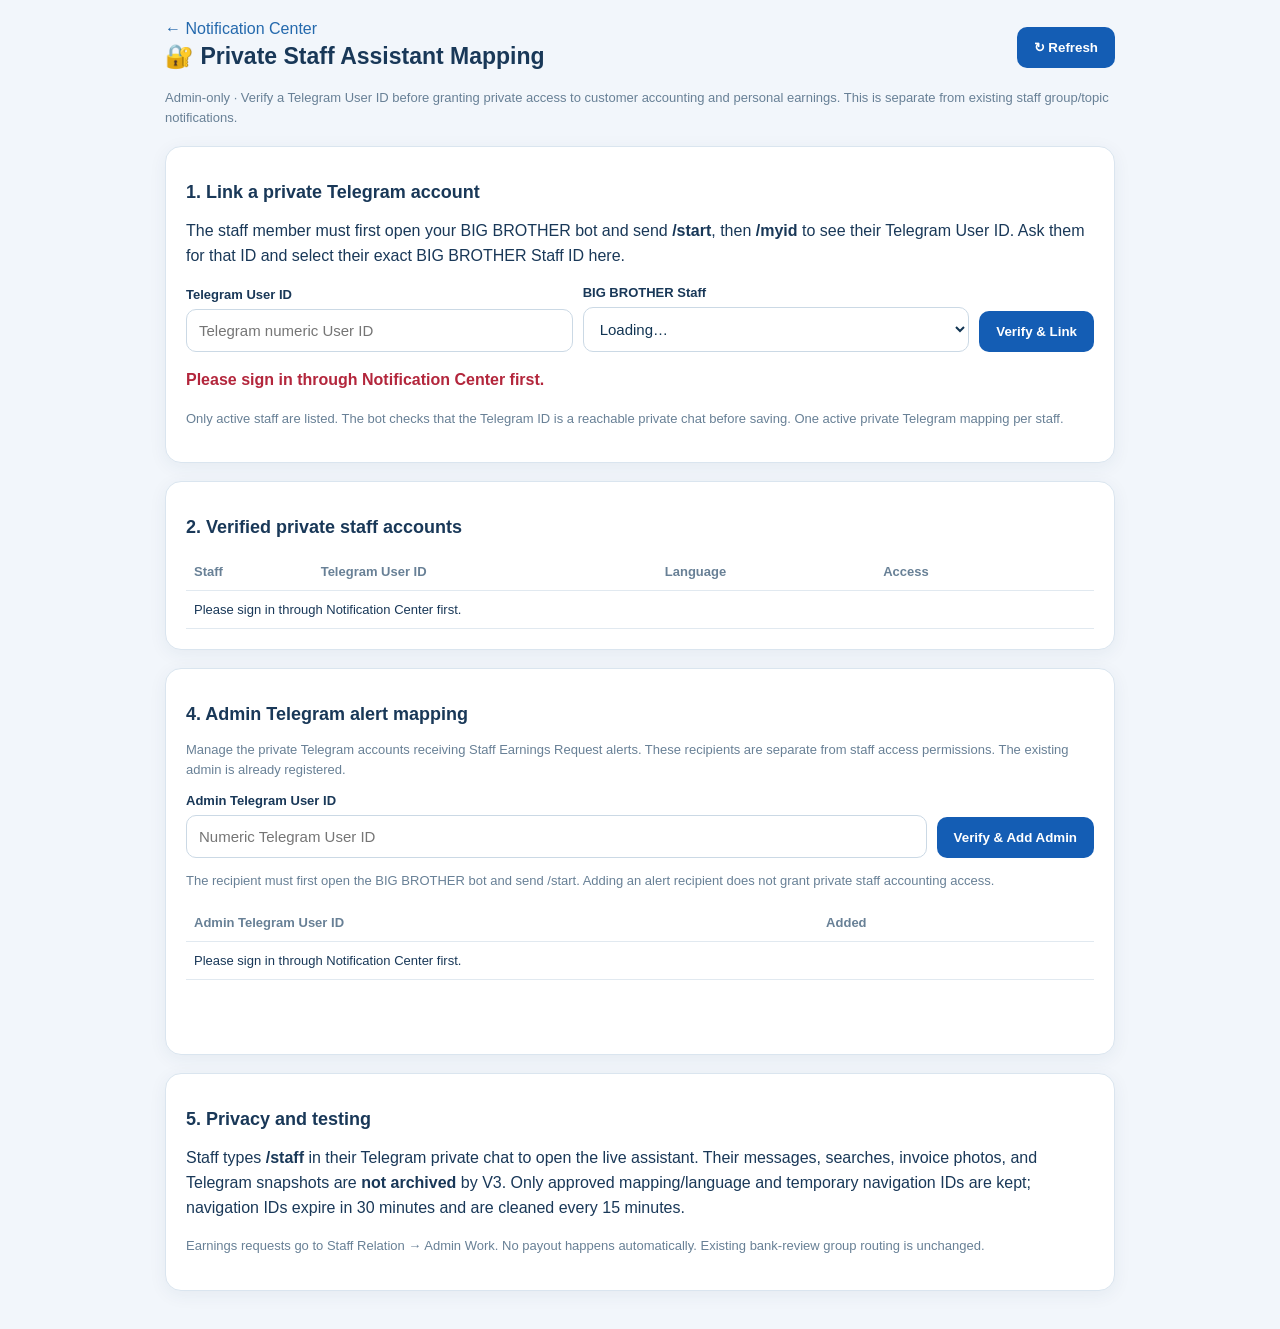
<file: staff-assistant-mapping.html>
<!doctype html>
<html lang="en"><head><meta charset="utf-8"><meta name="viewport" content="width=device-width,initial-scale=1">
<title>BIG BROTHER — Private Staff Assistant Mapping</title>
<style>
:root{font-family:Arial,"Noto Sans Khmer","Khmer OS",sans-serif;background:#f2f6fb;color:#193858}
*{box-sizing:border-box}body{margin:0 auto;max-width:990px;padding:20px}
header{display:flex;align-items:center;justify-content:space-between;gap:10px;flex-wrap:wrap}
a{color:#2469ad;text-decoration:none}h1{font-size:23px;margin:5px 0}h2{font-size:18px}
p{line-height:1.55}.card{background:white;border:1px solid #dae5ef;border-radius:16px;padding:20px;margin:18px 0;box-shadow:0 4px 18px #1a3b6410}
label{font-size:13px;display:grid;gap:7px;font-weight:700}input,select{background:white;border:1px solid #cbd9e5;border-radius:10px;padding:12px;font-size:15px;width:100%;color:#123553}
.row{display:grid;grid-template-columns:1fr 1fr auto;align-items:end;gap:10px}button{background:#145db4;border:0;color:white;padding:13px 17px;border-radius:10px;font-weight:700;cursor:pointer}button:disabled{opacity:.45;cursor:default}
button.admin-remove{background:white;color:#b52036;border:1px solid #e9bfc5;font-size:12px;padding:7px 9px}button.edit{background:#eaf3ff;color:#145db4;border:1px solid #aacbf1;font-size:12px;padding:7px 9px;margin-right:7px}button.revoke{background:white;color:#b52036;border:1px solid #e9bfc5;font-size:12px;padding:7px 9px}
.small{font-size:13px;color:#688096}table{border-collapse:collapse;width:100%;font-size:13px}th,td{text-align:left;padding:11px 8px;border-bottom:1px solid #e1e9f0}th{color:#688096}#message{min-height:25px;font-weight:700}
@media(max-width:700px){.row{grid-template-columns:1fr}table{font-size:11px}}
</style></head><body>
<header><div><a href="./index.html">← Notification Center</a><h1>🔐 Private Staff Assistant Mapping</h1></div><button id="refresh" type="button">↻ Refresh</button></header>
<p class="small">Admin-only · Verify a Telegram User ID before granting private access to customer accounting and personal earnings. This is separate from existing staff group/topic notifications.</p>
<section class="card"><h2>1. Link a private Telegram account</h2>
<p>The staff member must first open your BIG BROTHER bot and send <b>/start</b>, then <b>/myid</b> to see their Telegram User ID. Ask them for that ID and select their exact BIG BROTHER Staff ID here.</p>
<form id="mappingForm" class="row">
<label>Telegram User ID<input id="telegramId" inputmode="numeric" autocomplete="off" pattern="[0-9]{5,20}" placeholder="Telegram numeric User ID" required></label>
<label>BIG BROTHER Staff<select id="staffSelect" required><option>Loading…</option></select></label>
<button id="save" type="submit">Verify & Link</button>
</form><p id="message" role="status"></p>
<p class="small">Only active staff are listed. The bot checks that the Telegram ID is a reachable private chat before saving. One active private Telegram mapping per staff.</p></section>
<section class="card"><h2>2. Verified private staff accounts</h2><div style="overflow-x:auto"><table><thead><tr><th>Staff</th><th>Telegram User ID</th><th>Language</th><th>Access</th><th></th></tr></thead><tbody id="mappingRows"><tr><td colspan="5">Loading…</td></tr></tbody></table></div></section>
<section class="card" id="editPanel" hidden><h2>3. Edit linked Staff ID</h2><p class="small">Change the staff assigned to this existing Telegram account without revoking the link. The bot will clear its temporary navigation session.</p><form id="editForm" class="row"><label>Telegram User ID<input id="editTelegramId" readonly></label><label>New BIG BROTHER Staff<select id="editStaffSelect" required></select></label><button id="editSave" type="submit">Save Staff ID</button></form><p><button id="editCancel" type="button" style="background:#eef3f9;color:#193858">Cancel</button></p></section>
<section class="card"><h2>4. Admin Telegram alert mapping</h2>
<p class="small">Manage the private Telegram accounts receiving Staff Earnings Request alerts. These recipients are separate from staff access permissions. The existing admin is already registered.</p>
<form id="adminForm" style="display:flex;align-items:end;gap:10px;flex-wrap:wrap">
<label style="flex:1;min-width:220px">Admin Telegram User ID<input id="adminTelegramId" inputmode="numeric" autocomplete="off" pattern="[0-9]{5,20}" placeholder="Numeric Telegram User ID" required></label>
<button id="adminAdd" type="submit">Verify &amp; Add Admin</button></form>
<p class="small">The recipient must first open the BIG BROTHER bot and send /start. Adding an alert recipient does not grant private staff accounting access.</p>
<div style="overflow-x:auto"><table><thead><tr><th>Admin Telegram User ID</th><th>Added</th><th></th></tr></thead><tbody id="adminRows"><tr><td colspan="3">Loading…</td></tr></tbody></table></div>
<p id="adminMessage" role="status" style="min-height:22px;font-weight:700"></p>
</section>
<section class="card"><h2>5. Privacy and testing</h2>
<p>Staff types <b>/staff</b> in their Telegram private chat to open the live assistant. Their messages, searches, invoice photos, and Telegram snapshots are <b>not archived</b> by V3. Only approved mapping/language and temporary navigation IDs are kept; navigation IDs expire in 30 minutes and are cleaned every 15 minutes.</p>
<p class="small">Earnings requests go to Staff Relation → Admin Work. No payout happens automatically. Existing bank-review group routing is unchanged.</p></section>
<script>
const URL="https://sjfhlaclgmkwwofzstok.supabase.co",KEY="sb_publishable_w762jR65CWwlO30fKQsYOw_6L9grx8S",STORE="BB_SUPABASE_DEV_SESSION_V1";
const el=id=>document.getElementById(id);
let staff=[];let mappings=[];let adminRecipients=[];
const esc=v=>String(v??"").replace(/[&<>"']/g,c=>({"&":"&amp;","<":"&lt;",">":"&gt;",'"':"&quot;","'":"&#39;"}[c]));
function adminStatus(msg,ok=false){el("adminMessage").textContent=msg;el("adminMessage").style.color=ok?"#178048":"#b3263c";}
function status(msg,ok=false){el("message").textContent=msg;el("message").style.color=ok?"#178048":"#b3263c";}
async function token(){
 let s;try{s=JSON.parse(localStorage.getItem(STORE)||"null");}catch(_){}
 if(!s?.access_token)throw Error("Please sign in through Notification Center first.");
 if(s.expires_at&&Number(s.expires_at)<Date.now()/1000+60){
  const r=await fetch(URL+"/auth/v1/token?grant_type=refresh_token",{method:"POST",headers:{"apikey":KEY,"content-type":"application/json"},body:JSON.stringify({refresh_token:s.refresh_token})});
  const j=await r.json();if(!r.ok)throw Error("Please sign in again through Notification Center.");s=j;s.expires_at=Math.floor(Date.now()/1000)+Number(j.expires_in||3600);localStorage.setItem(STORE,JSON.stringify(s));
 }
 return s.access_token;
}
async function call(body){
 const jwt=await token();const r=await fetch(URL+"/functions/v1/bb-staff-assistant-admin",{method:"POST",headers:{"authorization":"Bearer "+jwt,"apikey":KEY,"content-type":"application/json"},body:JSON.stringify(body),cache:"no-store"});
 const d=await r.json().catch(()=>({}));if(!r.ok||!d.ok)throw Error(d.error||"Request failed ("+r.status+")");return d;
}
async function load(){
 el("refresh").disabled=true;
 try{
  const d=await call({action:"list"});staff=d.staff||[];mappings=d.mappings||[];adminRecipients=d.adminRecipients||[];
  el("staffSelect").innerHTML=staff.map(s=>'<option value="'+esc(s.staff_id)+'">'+esc(s.staff_name)+" ("+esc(s.staff_id)+")</option>").join("");
  const names=Object.fromEntries(staff.map(s=>[s.staff_id,s.staff_name]));
  el("mappingRows").innerHTML=mappings.map(a=>'<tr><td>'+esc(names[a.staff_id]||a.staff_id)+'</td><td>'+esc(a.telegram_user_id)+'</td><td>'+esc(a.language==="km"?"ភាសាខ្មែរ":"English")+'</td><td>'+esc(a.active?"✅ Active":"⏸ Revoked")+'</td><td>'+(a.active?'<button class="edit" data-user="'+esc(a.telegram_user_id)+'">Edit Staff ID</button><button class="revoke" data-user="'+esc(a.telegram_user_id)+'">Revoke</button>':"")+'</td></tr>').join("")||'<tr><td colspan="5">No verified private staff accounts yet.</td></tr>';
  el("adminRows").innerHTML=adminRecipients.map(a=>'<tr><td>'+esc(a.telegram_user_id)+'</td><td>'+esc(a.added_at?new Date(a.added_at).toLocaleDateString():"—")+'</td><td><button class="admin-test" data-user="'+esc(a.telegram_user_id)+'" type="button" style="font-size:12px;padding:7px 9px;margin-right:7px">Test Alert</button> <button class="admin-remove" data-user="'+esc(a.telegram_user_id)+'" '+(adminRecipients.length<=1?"disabled title=\"Keep at least one admin recipient\"":"")+'>Remove</button></td></tr>').join("")||'<tr><td colspan="3">No Admin Telegram recipients registered.</td></tr>';
  el("adminRows").querySelectorAll(".admin-test").forEach(b=>b.onclick=async()=>{b.disabled=true;adminStatus("Sending a test alert to Telegram…");try{const r=await call({action:"admin_test",telegram_user_id:b.dataset.user});adminStatus("✅ "+r.message,true);}catch(e){adminStatus(e.message);}finally{b.disabled=false;}});
  el("adminRows").querySelectorAll(".admin-remove").forEach(b=>b.onclick=async()=>{if(!confirm("Remove Telegram "+b.dataset.user+" from Admin earnings request alerts?"))return;b.disabled=true;try{await call({action:"admin_remove",telegram_user_id:b.dataset.user});adminStatus("Admin Telegram recipient removed.",true);await load();}catch(e){adminStatus(e.message);}finally{b.disabled=false;}});
  el("mappingRows").querySelectorAll(".edit").forEach(b=>b.onclick=()=>{const m=mappings.find(a=>String(a.telegram_user_id)===b.dataset.user);if(!m)return;el("editTelegramId").value=String(m.telegram_user_id);el("editStaffSelect").innerHTML=staff.map(x=>'<option value="'+esc(x.staff_id)+'">'+esc(x.staff_name)+" ("+esc(x.staff_id)+")</option>").join("");el("editStaffSelect").value=m.staff_id;el("editPanel").hidden=false;el("editPanel").scrollIntoView({behavior:"smooth",block:"center"});});
  el("mappingRows").querySelectorAll(".revoke").forEach(b=>b.onclick=async()=>{if(!confirm("Revoke this private Telegram access?"))return;try{await call({action:"revoke",telegram_user_id:b.dataset.user});status("Private access revoked.",true);await load();}catch(e){status(e.message);}});
 }catch(e){status(e.message);el("adminRows").innerHTML='<tr><td colspan="3">'+esc(e.message)+'</td></tr>';el("mappingRows").innerHTML='<tr><td colspan="5">'+esc(e.message)+'</td></tr>';}
 finally{el("refresh").disabled=false;}
}
el("mappingForm").onsubmit=async e=>{e.preventDefault();el("save").disabled=true;try{await call({action:"save",telegram_user_id:el("telegramId").value.trim(),staff_id:el("staffSelect").value});status("✅ Account verified. The staff member can now send /staff in private chat.",true);el("telegramId").value="";await load();}catch(e){status(e.message);}finally{el("save").disabled=false;}};
el("editCancel").onclick=()=>{el("editPanel").hidden=true;};
el("editForm").onsubmit=async e=>{e.preventDefault();const telegram=el("editTelegramId").value,staffId=el("editStaffSelect").value;const match=staff.find(s=>String(s.staff_id)===staffId);if(!confirm("Change staff assignment for Telegram "+telegram+" to "+(match?.staff_name||staffId)+" ("+staffId+")? The bot will reset its temporary session."))return;el("editSave").disabled=true;try{await call({action:"reassign",telegram_user_id:telegram,staff_id:staffId});status("✅ Staff ID updated. Ask this Telegram account to send /staff again.",true);el("editPanel").hidden=true;await load();}catch(err){status(err.message);}finally{el("editSave").disabled=false;}};
el("adminForm").onsubmit=async e=>{e.preventDefault();const telegram=el("adminTelegramId").value.trim();if(!confirm("Register Telegram "+telegram+" to receive confidential Staff Earnings Request alerts?"))return;el("adminAdd").disabled=true;try{await call({action:"admin_add",telegram_user_id:telegram});adminStatus("✅ Admin Telegram recipient verified and added.",true);el("adminTelegramId").value="";await load();}catch(err){adminStatus(err.message);}finally{el("adminAdd").disabled=false;}};
el("refresh").onclick=load;load();
</script></body></html>
</file>
<file: styles.css>
@import url("admin.css");

:root {
  color-scheme: dark;
  --bg: #07101f;
  --panel: rgba(15, 26, 45, 0.88);
  --panel-2: rgba(20, 35, 59, 0.92);
  --border: rgba(148, 163, 184, 0.16);
  --text: #e8eef8;
  --muted: #91a1b8;
  --primary: #35a7ff;
  --primary-2: #1b84e7;
  --success: #33d17a;
  --danger: #ff6b6b;
  --warning: #f5c451;
  --shadow: 0 18px 50px rgba(0, 0, 0, 0.24);
  font-family: Inter, ui-sans-serif, system-ui, -apple-system, BlinkMacSystemFont, "Segoe UI", sans-serif;
}

* { box-sizing: border-box; }
body {
  margin: 0;
  min-height: 100vh;
  background:
    radial-gradient(circle at 10% 5%, rgba(53,167,255,.13), transparent 30%),
    radial-gradient(circle at 90% 15%, rgba(51,209,122,.08), transparent 28%),
    var(--bg);
  color: var(--text);
}
button, input { font: inherit; }
button { color: inherit; }

.app-shell { min-height: 100vh; display: grid; grid-template-columns: 260px 1fr; }
.sidebar {
  border-right: 1px solid var(--border);
  background: rgba(6, 14, 27, .86);
  backdrop-filter: blur(18px);
  padding: 24px 18px;
  position: sticky;
  top: 0;
  height: 100vh;
  display: flex;
  flex-direction: column;
}
.brand { display: flex; align-items: center; gap: 12px; padding: 6px 8px 26px; }
.brand-mark {
  width: 42px; height: 42px; display: grid; place-items: center;
  border-radius: 13px; font-weight: 900; letter-spacing: -.04em;
  background: linear-gradient(145deg, var(--primary), #7dd3fc);
  color: #041120; box-shadow: 0 10px 24px rgba(53,167,255,.18);
}
.brand strong { display: block; font-size: 14px; letter-spacing: .08em; }
.brand span { display: block; color: var(--muted); font-size: 12px; margin-top: 2px; }
.nav { display: grid; gap: 8px; }
.nav-item {
  border: 1px solid transparent; background: transparent; text-align: left;
  padding: 12px 14px; border-radius: 12px; cursor: pointer; color: #b8c6d9;
  transition: .18s ease;
}
.nav-item:hover { background: rgba(255,255,255,.035); }
.nav-item.active { color: white; border-color: rgba(53,167,255,.25); background: rgba(53,167,255,.11); }
.sidebar-note {
  margin-top: auto; border: 1px solid var(--border); background: rgba(255,255,255,.025);
  padding: 14px; border-radius: 14px; font-size: 12px; color: #cbd5e1;
}
.sidebar-note small { display: block; margin: 7px 0 0 18px; color: var(--muted); line-height: 1.4; }
.dot { width: 9px; height: 9px; border-radius: 50%; display: inline-block; margin-right: 8px; background: var(--muted); box-shadow: 0 0 0 4px rgba(148,163,184,.08); }
.dot.ok { background: var(--success); box-shadow: 0 0 0 4px rgba(51,209,122,.09); }

.main { min-width: 0; padding: 28px 32px 48px; }
.topbar { display: flex; align-items: center; justify-content: space-between; gap: 18px; margin-bottom: 24px; }
h1, h2, h3, p { margin-top: 0; }
h1 { margin-bottom: 0; font-size: clamp(26px, 3vw, 38px); letter-spacing: -.04em; }
h2 { margin-bottom: 8px; font-size: 23px; letter-spacing: -.025em; }
h3 { margin-bottom: 5px; font-size: 18px; }
p { color: var(--muted); line-height: 1.6; }
.eyebrow { margin: 0 0 6px; font-size: 11px; letter-spacing: .16em; font-weight: 800; color: #7fbff3; }
.topbar-actions { display: flex; align-items: center; gap: 10px; }
.environment { font-size: 12px; color: #a9bdd5; border: 1px solid var(--border); background: rgba(255,255,255,.025); border-radius: 999px; padding: 8px 11px; }
.panel { background: linear-gradient(145deg, var(--panel-2), var(--panel)); border: 1px solid var(--border); border-radius: 20px; box-shadow: var(--shadow); }
.hero { display: flex; align-items: center; justify-content: space-between; gap: 24px; padding: 26px 28px; margin-bottom: 18px; overflow: hidden; position: relative; }
.hero::after { content: ""; position: absolute; width: 190px; height: 190px; right: -70px; top: -100px; border-radius: 50%; background: rgba(53,167,255,.12); filter: blur(4px); }
.hero p:last-child { margin-bottom: 0; max-width: 800px; }
.hero-badge { flex: 0 0 auto; border: 1px solid rgba(51,209,122,.22); background: rgba(51,209,122,.08); padding: 10px 14px; border-radius: 999px; font-size: 13px; color: #bcf5d0; z-index: 1; }
.stats-grid { display: grid; grid-template-columns: repeat(4, minmax(0,1fr)); gap: 14px; margin-bottom: 18px; }
.stat-card { padding: 19px; min-height: 128px; display: flex; flex-direction: column; }
.stat-card span { color: var(--muted); font-size: 12px; }
.stat-card strong { font-size: 24px; margin: 12px 0 7px; letter-spacing: -.025em; }
.stat-card strong.safe { color: #8ef0b4; }
.stat-card small { color: #70839b; line-height: 1.4; }
.two-col { display: grid; grid-template-columns: minmax(0,1.05fr) minmax(0,.95fr); gap: 18px; }
.section-card { padding: 22px; }
.section-head { display: flex; align-items: flex-start; justify-content: space-between; gap: 18px; margin-bottom: 20px; }
.section-head p:last-child { margin-bottom: 0; }
.status-pill { border-radius: 999px; font-size: 11px; padding: 7px 10px; white-space: nowrap; border: 1px solid var(--border); color: #b8c5d6; }
.status-pill.success { color: #baf4cf; border-color: rgba(51,209,122,.22); background: rgba(51,209,122,.07); }
.status-pill.pending { color: #f4dda2; border-color: rgba(245,196,81,.18); background: rgba(245,196,81,.06); }
.detail-list { display: grid; gap: 0; margin: 8px 0 20px; }
.detail-list > div { display: flex; align-items: center; justify-content: space-between; gap: 18px; padding: 12px 0; border-bottom: 1px solid var(--border); }
.detail-list span { color: var(--muted); font-size: 13px; }
.detail-list strong, .detail-list code { font-size: 12px; text-align: right; color: #d8e6f7; }
.detail-list code { background: rgba(255,255,255,.035); padding: 5px 7px; border-radius: 7px; }
.btn { border-radius: 11px; border: 1px solid var(--border); padding: 10px 14px; cursor: pointer; transition: .16s ease; }
.btn:disabled { opacity: .45; cursor: not-allowed; }
.btn.primary { background: linear-gradient(145deg, var(--primary), var(--primary-2)); color: white; border-color: transparent; font-weight: 750; }
.btn.primary:not(:disabled):hover { transform: translateY(-1px); filter: brightness(1.06); }
.btn.secondary { background: rgba(255,255,255,.035); color: #d6e2f2; }
.btn.secondary:hover { background: rgba(255,255,255,.065); }
.hint { font-size: 11px; margin: 10px 0 0; color: #72869d; }
.event-list { display: grid; gap: 4px; }
.event-row { display: grid; grid-template-columns: 34px 1fr auto; gap: 10px; align-items: center; padding: 12px 0; border-bottom: 1px solid var(--border); }
.event-row:last-child { border-bottom: 0; }
.event-row strong { display: block; font-size: 13px; margin-bottom: 2px; }
.event-row small { color: var(--muted); line-height: 1.35; }
.event-icon { width: 29px; height: 29px; display: grid; place-items: center; border-radius: 9px; background: rgba(53,167,255,.08); color: #8fcaf7; font-weight: 900; }
.event-icon.success { color: #8ef0b4; background: rgba(51,209,122,.08); }
.event-icon.danger { color: #ff9a9a; background: rgba(255,107,107,.08); }
.page { display: none; }
.page.active { display: block; animation: fade .18s ease; }
@keyframes fade { from { opacity: .5; transform: translateY(3px); } to { opacity: 1; transform: translateY(0); } }
.empty-state { padding: 64px 20px; text-align: center; border: 1px dashed rgba(148,163,184,.18); border-radius: 16px; background: rgba(255,255,255,.018); }
.empty-icon { width: 52px; height: 52px; border-radius: 15px; display: grid; place-items: center; margin: 0 auto 14px; background: rgba(53,167,255,.09); border: 1px solid rgba(53,167,255,.15); color: #8ccafa; font-weight: 900; font-size: 21px; }
.empty-state p { margin: 0; font-size: 13px; }
.rules-list { display: grid; gap: 10px; }
.rule-row { display: flex; align-items: center; justify-content: space-between; gap: 22px; border: 1px solid var(--border); background: rgba(255,255,255,.018); padding: 16px; border-radius: 14px; }
.rule-row strong, .rule-row small { display: block; }
.rule-row strong { font-size: 13px; margin-bottom: 4px; }
.rule-row small { color: var(--muted); line-height: 1.4; }
.rule-row input { width: 18px; height: 18px; accent-color: var(--primary); }
.reminder-box { margin-top: 18px; border: 1px solid rgba(53,167,255,.16); background: rgba(53,167,255,.05); border-radius: 15px; padding: 17px; }
.reminder-box > strong { display: block; font-size: 13px; }
.reminder-box small { color: var(--muted); }
.chips { display: flex; flex-wrap: wrap; gap: 8px; margin: 12px 0; }
.chips span { border: 1px solid rgba(53,167,255,.18); background: rgba(53,167,255,.07); color: #a7d8fb; border-radius: 999px; padding: 6px 9px; font-size: 11px; }
.toast { position: fixed; right: 22px; bottom: 22px; max-width: 360px; opacity: 0; pointer-events: none; transform: translateY(10px); transition: .2s ease; background: #111f34; border: 1px solid var(--border); box-shadow: var(--shadow); color: #dbe8f7; padding: 12px 14px; border-radius: 12px; font-size: 12px; }
.toast.show { opacity: 1; transform: translateY(0); }

@media (max-width: 1050px) {
  .stats-grid { grid-template-columns: repeat(2, minmax(0,1fr)); }
  .two-col { grid-template-columns: 1fr; }
}
@media (max-width: 760px) {
  .app-shell { grid-template-columns: 1fr; }
  .sidebar { position: static; height: auto; border-right: 0; border-bottom: 1px solid var(--border); padding: 15px; }
  .brand { padding-bottom: 14px; }
  .nav { display: flex; overflow-x: auto; }
  .nav-item { flex: 0 0 auto; white-space: nowrap; }
  .sidebar-note { display: none; }
  .main { padding: 20px 15px 36px; }
  .topbar { align-items: flex-start; }
  .environment { display: none; }
  .hero { align-items: flex-start; flex-direction: column; }
  .stats-grid { grid-template-columns: 1fr; }
  .detail-list > div { align-items: flex-start; flex-direction: column; gap: 5px; }
  .detail-list strong, .detail-list code { text-align: left; }
  .section-head { flex-direction: column; }
}

/* Telegram Manager embedded admin workspace: keep the same dark parent shell. */
.telegram-workspace-toolbar{
  display:flex;align-items:center;justify-content:space-between;gap:12px;
  flex-wrap:wrap;margin-bottom:11px;
}
.telegram-workspace-context{
  color:#a6c9e8;font-size:11px;font-weight:800;letter-spacing:.065em;
}
.telegram-tool-back{font-size:12px;padding:9px 12px;}
.telegram-workspace-frame-shell{
  overflow:hidden;
  background:#07101f;
  border:1px solid rgba(148,163,184,.19);
  border-radius:16px;
  min-height:480px;
}
#toolWorkspaceFrame{
  display:block;width:100%;height:max(520px,calc(100dvh - 174px));
  max-height:none;min-height:480px;
  border:0;background:#07101f;color-scheme:dark;
}
.telegram-workspace-error{
  padding:12px 16px;margin-top:10px;
  border-radius:10px;border:1px solid #965064;
  background:#3b1c31;color:#ffccd5;font-size:12px;
}
.telegram-workspace-error[hidden]{display:none!important;}
@media(max-width:760px){
  .telegram-workspace-toolbar{gap:6px;}
  #toolWorkspaceFrame{height:max(460px,calc(100dvh - 265px));}
  .telegram-workspace-frame-shell{border-radius:11px;}
}
</file>
<file: admin.css>
.auth-gate,
.modal-backdrop {
  position: fixed;
  inset: 0;
  z-index: 9999;
  display: grid;
  place-items: center;
  padding: 18px;
  background: rgba(2, 8, 18, .78);
  backdrop-filter: blur(12px);
}

.auth-card,
.modal-card {
  width: min(500px, 100%);
  border: 1px solid var(--border);
  border-radius: 20px;
  background: #0d1a2d;
  box-shadow: 0 28px 90px rgba(0, 0, 0, .45);
  padding: 24px;
}

.auth-card { width: min(430px, 100%); }
.auth-logo { margin-bottom: 18px; }
.auth-card h2 { margin-bottom: 7px; }
.auth-card p { margin-bottom: 20px; }
.auth-card label,
.form-grid label {
  display: grid;
  gap: 7px;
  margin-top: 12px;
  color: #b8c8db;
  font-size: 12px;
  font-weight: 800;
}

.auth-card input,
.form-grid input,
.form-grid select {
  width: 100%;
  min-height: 44px;
  border: 1px solid rgba(148, 163, 184, .22);
  border-radius: 11px;
  background: #081426;
  color: #e8eef8;
  padding: 10px 12px;
  outline: none;
}

.auth-card input:focus,
.form-grid input:focus,
.form-grid select:focus {
  border-color: rgba(53, 167, 255, .58);
  box-shadow: 0 0 0 3px rgba(53, 167, 255, .08);
}

.auth-card .btn { width: 100%; margin-top: 16px; }
.auth-error,
.form-error {
  min-height: 18px;
  margin-top: 10px;
  color: #ff9f9f;
  font-size: 12px;
  font-weight: 700;
}

.icon-btn {
  width: 36px;
  height: 36px;
  border: 1px solid var(--border);
  border-radius: 10px;
  background: rgba(255,255,255,.035);
  color: #cbd8e8;
  cursor: pointer;
  font-size: 22px;
  line-height: 1;
}

.form-grid { display: grid; }
.check-line {
  display: flex !important;
  align-items: center;
  gap: 8px !important;
}
.check-line input { width: 18px; min-height: 18px; margin: 0; }
.modal-actions { display: flex; justify-content: flex-end; gap: 10px; margin-top: 20px; }

.staff-table-wrap,
.logs-table-wrap {
  border: 1px solid var(--border);
  border-radius: 16px;
  overflow: hidden;
}

.data-table { width: 100%; }
.data-row {
  display: grid;
  grid-template-columns: minmax(190px, 1.1fr) minmax(190px, 1fr) minmax(100px, .55fr) minmax(230px, 1fr);
  gap: 14px;
  align-items: center;
  padding: 14px 16px;
  border-bottom: 1px solid var(--border);
}
.data-row:last-child { border-bottom: 0; }
.data-head {
  background: rgba(255,255,255,.03);
  color: #7f93ac;
  font-size: 10px;
  font-weight: 900;
  letter-spacing: .08em;
  text-transform: uppercase;
}
.data-row > span { min-width: 0; }
.data-row > span > strong,
.data-row > span > small { display: block; }
.data-row > span > strong { font-size: 12px; color: #dde9f7; }
.data-row > span > small { margin-top: 4px; color: #72869e; font-size: 10px; overflow-wrap: anywhere; }
.row-actions { display: flex; flex-wrap: wrap; justify-content: flex-end; gap: 6px; }
.row-actions .btn { padding: 7px 9px; font-size: 10px; }

.log-row { grid-template-columns: minmax(150px,.8fr) minmax(220px,1.25fr) minmax(180px,1fr) minmax(120px,.65fr); }
.log-error { color: #ff9f9f !important; }
.compact { padding: 7px 10px; font-size: 11px; margin-top: 12px; }

.toast.success { border-color: rgba(51,209,122,.26); }
.toast.error { border-color: rgba(255,107,107,.28); color: #ffd4d4; }

@media (max-width: 900px) {
  .staff-table-wrap,
  .logs-table-wrap { overflow-x: auto; }
  .data-table { min-width: 830px; }
}

@media (max-width: 600px) {
  .auth-card,
  .modal-card { padding: 20px; }
  .modal-actions { flex-direction: column-reverse; }
  .modal-actions .btn { width: 100%; }
}
</file>
<file: customer-invoice-routing-v1.css>
/* BIG BROTHER Notification Center — Customer Invoice Routing V1 */

.customer-routing-wrap,
.invoice-queue-wrap{
  display:grid;
  gap:14px;
}

.customer-route-toolbar{
  display:grid;
  gap:12px;
}

.customer-route-stats{
  display:flex;
  flex-wrap:wrap;
  gap:10px;
}

.customer-route-stats > span{
  min-width:140px;
  border:1px solid var(--border);
  border-radius:13px;
  background:rgba(255,255,255,.02);
  padding:12px 14px;
}

.customer-route-stats strong,
.customer-route-stats small{
  display:block;
}

.customer-route-stats strong{
  color:#e4eef9;
  font-size:18px;
}

.customer-route-stats small{
  margin-top:3px;
  color:#71869e;
  font-size:10px;
}

.customer-route-filters{
  display:grid;
  grid-template-columns:minmax(0,1fr) auto;
  gap:10px;
  align-items:center;
}

.customer-route-filters .customer-route-search{
  width:100%;
  min-height:44px;
  border:1px solid rgba(148,163,184,.22);
  border-radius:11px;
  background:#081426;
  color:#e8eef8;
  padding:10px 12px;
  outline:none;
}

.customer-route-filters .customer-route-search:focus{
  border-color:rgba(53,167,255,.58);
  box-shadow:0 0 0 3px rgba(53,167,255,.08);
}

.customer-enabled-filter{
  display:flex;
  align-items:center;
  gap:7px;
  color:#aebed1;
  font-size:11px;
  font-weight:800;
  white-space:nowrap;
}

.customer-enabled-filter input{
  width:17px;
  height:17px;
  accent-color:var(--primary);
}

.customer-table-wrap,
.invoice-queue-table-wrap{
  overflow:auto;
  border:1px solid var(--border);
  border-radius:16px;
}

.customer-route-table{
  min-width:980px;
}

.customer-route-row{
  grid-template-columns:
    minmax(190px,1.1fr)
    minmax(220px,1.25fr)
    minmax(130px,.7fr)
    minmax(150px,.8fr)
    minmax(190px,.9fr);
}

.invoice-queue-table{
  min-width:1150px;
}

.invoice-queue-row{
  grid-template-columns:
    minmax(150px,.8fr)
    minmax(190px,1fr)
    minmax(190px,1fr)
    minmax(200px,1fr)
    minmax(150px,.8fr)
    minmax(110px,.55fr);
}

.customer-route-empty{
  padding:34px 18px;
  color:#768ba3;
  font-size:12px;
  text-align:center;
}

.customer-route-modal{
  width:min(560px,100%);
}

.customer-send-toggle{
  margin:0 0 6px !important;
  padding:14px;
  border:1px solid rgba(53,167,255,.16);
  border-radius:13px;
  background:rgba(53,167,255,.05);
}

.customer-send-toggle span{
  display:grid;
  gap:4px;
}

.customer-send-toggle strong{
  color:#e0ebf8;
  font-size:12px;
}

.customer-send-toggle small{
  color:#7f93aa;
  font-size:10px;
  line-height:1.4;
}

.customer-route-help{
  margin:12px 0 0;
}

.invoice-queue-stats{
  margin-bottom:0;
}

@media(max-width:760px){
  .customer-route-filters{
    grid-template-columns:1fr;
  }

  .customer-route-stats > span{
    flex:1 1 120px;
    min-width:0;
  }
}


.customer-topic-discovery-action{margin-top:9px}
.customer-topic-discovery-results{margin-top:9px;color:#7f93aa;font-size:10px;line-height:1.45}
.customer-topic-discovery-list{display:grid;gap:6px;margin-top:8px}
.customer-topic-choice{text-align:left;width:100%;white-space:normal;line-height:1.35}


.customer-routing-flags{
  display:flex;
  flex-wrap:wrap;
  align-items:center;
  gap:6px;
}
</file>
